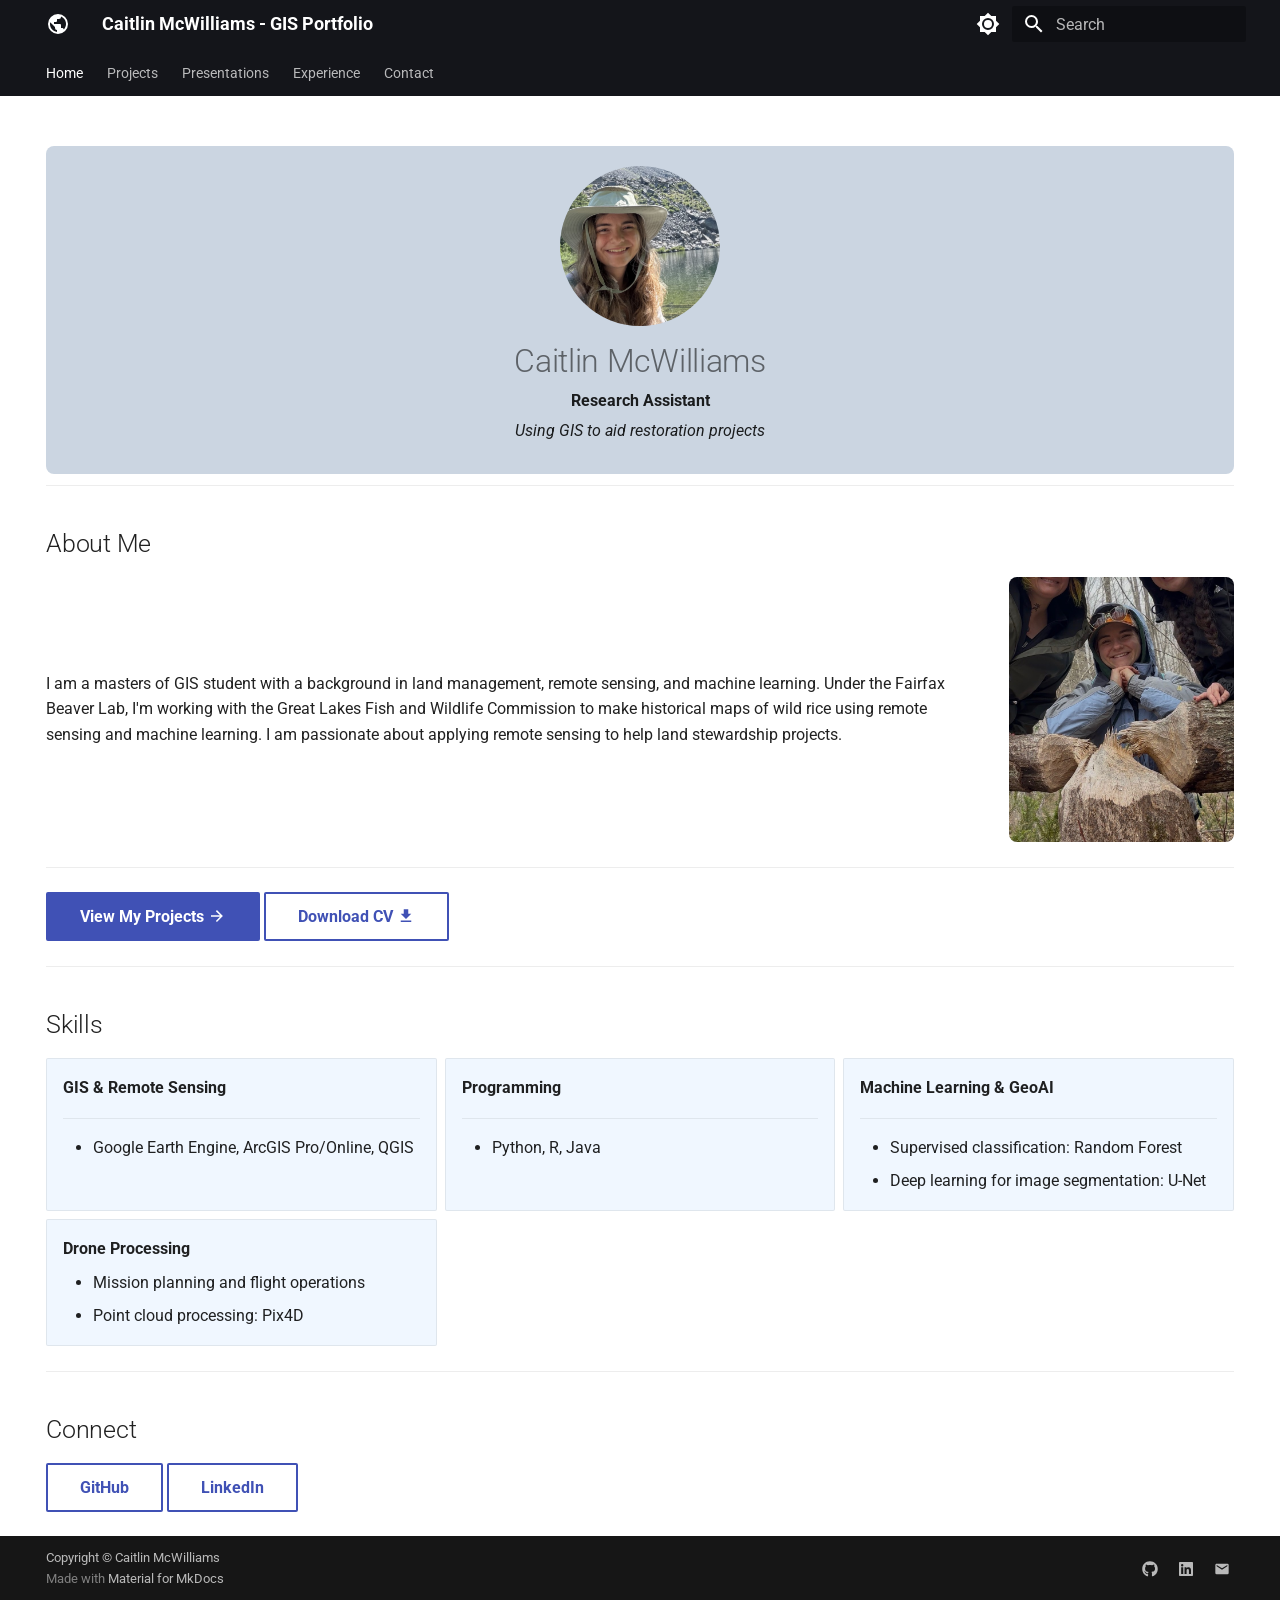
<file: index.html>
<!doctype html>
<html lang="en" class="no-js">
  <head>
    
      <meta charset="utf-8">
      <meta name="viewport" content="width=device-width,initial-scale=1">
      
        <meta name="description" content="Portfolio of Caitlin McWilliams — GIS, Remote Sensing, and Spatial Data Science">
      
      
        <meta name="author" content="Caitlin McWilliams">
      
      
        <link rel="canonical" href="https://lefsey.github.io/">
      
      
      
        <link rel="next" href="projects/">
      
      
        
      
      
      <link rel="icon" href="assets/images/favicon.png">
      <meta name="generator" content="mkdocs-1.6.1, mkdocs-material-9.8.1">
    
    
      
        <title>Caitlin McWilliams - GIS Portfolio</title>
      
    
    
      <link rel="stylesheet" href="assets/stylesheets/main.57a0d79d.min.css">
      
        
        <link rel="stylesheet" href="assets/stylesheets/palette.fb2fffe2.min.css">
      
      


    
    
      
    
    
      
        
        
        <link rel="preconnect" href="https://fonts.gstatic.com" crossorigin>
        <link rel="stylesheet" href="https://fonts.googleapis.com/css?family=Roboto:300,300i,400,400i,700,700i%7CRoboto+Mono:400,400i,700,700i&display=fallback">
        <style>:root{--md-text-font:"Roboto";--md-code-font:"Roboto Mono"}</style>
      
    
    
      <link rel="stylesheet" href="assets/css/extra.css">
    
    <script>__md_scope=new URL(".",location),__md_hash=e=>[...e].reduce(((e,_)=>(e<<5)-e+_.charCodeAt(0)),0),__md_get=(e,_=localStorage,t=__md_scope)=>JSON.parse(_.getItem(t.pathname+"."+e)),__md_set=(e,_,t=localStorage,a=__md_scope)=>{try{t.setItem(a.pathname+"."+e,JSON.stringify(_))}catch(e){}}</script>
    
      

    
    
  </head>
  
  
    
    
      
    
    
    
    
    <body dir="ltr" data-md-color-scheme="default" data-md-color-primary="black" data-md-color-accent="black">
  
    
    <input class="md-toggle" data-md-toggle="drawer" type="checkbox" id="__drawer" autocomplete="off">
    <input class="md-toggle" data-md-toggle="search" type="checkbox" id="__search" autocomplete="off">
    <label class="md-overlay" for="__drawer"></label>
    <div data-md-component="skip">
      
        
        <a href="#about-me" class="md-skip">
          Skip to content
        </a>
      
    </div>
    <div data-md-component="announce">
      
    </div>
    
    
      

<header class="md-header" data-md-component="header">
  <nav class="md-header__inner md-grid" aria-label="Header">
    <a href="." title="Caitlin McWilliams - GIS Portfolio" class="md-header__button md-logo" aria-label="Caitlin McWilliams - GIS Portfolio" data-md-component="logo">
      
  
  <svg xmlns="http://www.w3.org/2000/svg" viewBox="0 0 24 24"><path d="M17.9 17.39c-.26-.8-1.01-1.39-1.9-1.39h-1v-3a1 1 0 0 0-1-1H8v-2h2a1 1 0 0 0 1-1V7h2a2 2 0 0 0 2-2v-.41a7.984 7.984 0 0 1 2.9 12.8M11 19.93c-3.95-.49-7-3.85-7-7.93 0-.62.08-1.22.21-1.79L9 15v1a2 2 0 0 0 2 2m1-16A10 10 0 0 0 2 12a10 10 0 0 0 10 10 10 10 0 0 0 10-10A10 10 0 0 0 12 2"/></svg>

    </a>
    <label class="md-header__button md-icon" for="__drawer">
      
      <svg xmlns="http://www.w3.org/2000/svg" viewBox="0 0 24 24"><path d="M3 6h18v2H3zm0 5h18v2H3zm0 5h18v2H3z"/></svg>
    </label>
    <div class="md-header__title" data-md-component="header-title">
      <div class="md-header__ellipsis">
        <div class="md-header__topic">
          <span class="md-ellipsis">
            Caitlin McWilliams - GIS Portfolio
          </span>
        </div>
        <div class="md-header__topic" data-md-component="header-topic">
          <span class="md-ellipsis">
            
              Home
            
          </span>
        </div>
      </div>
    </div>
    
      
        <form class="md-header__option" data-md-component="palette">
  
    
    
    
    <input class="md-option" data-md-color-media="" data-md-color-scheme="default" data-md-color-primary="black" data-md-color-accent="black"  aria-label="Switch to dark mode"  type="radio" name="__palette" id="__palette_0">
    
      <label class="md-header__button md-icon" title="Switch to dark mode" for="__palette_1" hidden>
        <svg xmlns="http://www.w3.org/2000/svg" viewBox="0 0 24 24"><path d="M12 8a4 4 0 0 0-4 4 4 4 0 0 0 4 4 4 4 0 0 0 4-4 4 4 0 0 0-4-4m0 10a6 6 0 0 1-6-6 6 6 0 0 1 6-6 6 6 0 0 1 6 6 6 6 0 0 1-6 6m8-9.31V4h-4.69L12 .69 8.69 4H4v4.69L.69 12 4 15.31V20h4.69L12 23.31 15.31 20H20v-4.69L23.31 12z"/></svg>
      </label>
    
  
    
    
    
    <input class="md-option" data-md-color-media="" data-md-color-scheme="slate" data-md-color-primary="grey" data-md-color-accent="grey"  aria-label="Switch to light mode"  type="radio" name="__palette" id="__palette_1">
    
      <label class="md-header__button md-icon" title="Switch to light mode" for="__palette_0" hidden>
        <svg xmlns="http://www.w3.org/2000/svg" viewBox="0 0 24 24"><path d="M12 18c-.89 0-1.74-.2-2.5-.55C11.56 16.5 13 14.42 13 12s-1.44-4.5-3.5-5.45C10.26 6.2 11.11 6 12 6a6 6 0 0 1 6 6 6 6 0 0 1-6 6m8-9.31V4h-4.69L12 .69 8.69 4H4v4.69L.69 12 4 15.31V20h4.69L12 23.31 15.31 20H20v-4.69L23.31 12z"/></svg>
      </label>
    
  
</form>
      
    
    
      <script>var palette=__md_get("__palette");if(palette&&palette.color){if("(prefers-color-scheme)"===palette.color.media){var media=matchMedia("(prefers-color-scheme: light)"),input=document.querySelector(media.matches?"[data-md-color-media='(prefers-color-scheme: light)']":"[data-md-color-media='(prefers-color-scheme: dark)']");palette.color.media=input.getAttribute("data-md-color-media"),palette.color.scheme=input.getAttribute("data-md-color-scheme"),palette.color.primary=input.getAttribute("data-md-color-primary"),palette.color.accent=input.getAttribute("data-md-color-accent")}for(var[key,value]of Object.entries(palette.color))document.body.setAttribute("data-md-color-"+key,value)}</script>
    
    
    
      
      
        <label class="md-header__button md-icon" for="__search">
          
          <svg xmlns="http://www.w3.org/2000/svg" viewBox="0 0 24 24"><path d="M9.5 3A6.5 6.5 0 0 1 16 9.5c0 1.61-.59 3.09-1.56 4.23l.27.27h.79l5 5-1.5 1.5-5-5v-.79l-.27-.27A6.52 6.52 0 0 1 9.5 16 6.5 6.5 0 0 1 3 9.5 6.5 6.5 0 0 1 9.5 3m0 2C7 5 5 7 5 9.5S7 14 9.5 14 14 12 14 9.5 12 5 9.5 5"/></svg>
        </label>
        <div class="md-search" data-md-component="search" role="dialog">
  <label class="md-search__overlay" for="__search"></label>
  <div class="md-search__inner" role="search">
    <form class="md-search__form" name="search">
      <input type="text" class="md-search__input" name="query" aria-label="Search" placeholder="Search" autocapitalize="off" autocorrect="off" autocomplete="off" spellcheck="false" data-md-component="search-query" required>
      <label class="md-search__icon md-icon" for="__search">
        
        <svg xmlns="http://www.w3.org/2000/svg" viewBox="0 0 24 24"><path d="M9.5 3A6.5 6.5 0 0 1 16 9.5c0 1.61-.59 3.09-1.56 4.23l.27.27h.79l5 5-1.5 1.5-5-5v-.79l-.27-.27A6.52 6.52 0 0 1 9.5 16 6.5 6.5 0 0 1 3 9.5 6.5 6.5 0 0 1 9.5 3m0 2C7 5 5 7 5 9.5S7 14 9.5 14 14 12 14 9.5 12 5 9.5 5"/></svg>
        
        <svg xmlns="http://www.w3.org/2000/svg" viewBox="0 0 24 24"><path d="M20 11v2H8l5.5 5.5-1.42 1.42L4.16 12l7.92-7.92L13.5 5.5 8 11z"/></svg>
      </label>
      <nav class="md-search__options" aria-label="Search">
        
        <button type="reset" class="md-search__icon md-icon" title="Clear" aria-label="Clear" tabindex="-1">
          
          <svg xmlns="http://www.w3.org/2000/svg" viewBox="0 0 24 24"><path d="M19 6.41 17.59 5 12 10.59 6.41 5 5 6.41 10.59 12 5 17.59 6.41 19 12 13.41 17.59 19 19 17.59 13.41 12z"/></svg>
        </button>
      </nav>
      
    </form>
    <div class="md-search__output">
      <div class="md-search__scrollwrap" tabindex="0" data-md-scrollfix>
        <div class="md-search-result" data-md-component="search-result">
          <div class="md-search-result__meta">
            Initializing search
          </div>
          <ol class="md-search-result__list" role="presentation"></ol>
        </div>
      </div>
    </div>
  </div>
</div>
      
    
    
  </nav>
  
</header>
    
    <div class="md-container" data-md-component="container">
      
      
        
          
            
<nav class="md-tabs" aria-label="Tabs" data-md-component="tabs">
  <div class="md-grid">
    <ul class="md-tabs__list">
      
        
  
  
  
    
  
  
    <li class="md-tabs__item md-tabs__item--active">
      <a href="." class="md-tabs__link">
        
  
  
    
  
  Home

      </a>
    </li>
  

      
        
  
  
  
  
    <li class="md-tabs__item">
      <a href="projects/" class="md-tabs__link">
        
  
  
    
  
  Projects

      </a>
    </li>
  

      
        
  
  
  
  
    <li class="md-tabs__item">
      <a href="presentations/" class="md-tabs__link">
        
  
  
    
  
  Presentations

      </a>
    </li>
  

      
        
  
  
  
  
    <li class="md-tabs__item">
      <a href="experience/" class="md-tabs__link">
        
  
  
    
  
  Experience

      </a>
    </li>
  

      
        
  
  
  
  
    <li class="md-tabs__item">
      <a href="contact/" class="md-tabs__link">
        
  
  
    
  
  Contact

      </a>
    </li>
  

      
    </ul>
  </div>
</nav>
          
        
      
      <main class="md-main" data-md-component="main">
        <div class="md-main__inner md-grid">
          
            
              
                
              
              <div class="md-sidebar md-sidebar--primary" data-md-component="sidebar" data-md-type="navigation" hidden>
                <div class="md-sidebar__scrollwrap">
                  <div class="md-sidebar__inner">
                    


  


<nav class="md-nav md-nav--primary md-nav--lifted" aria-label="Navigation" data-md-level="0">
  <label class="md-nav__title" for="__drawer">
    <a href="." title="Caitlin McWilliams - GIS Portfolio" class="md-nav__button md-logo" aria-label="Caitlin McWilliams - GIS Portfolio" data-md-component="logo">
      
  
  <svg xmlns="http://www.w3.org/2000/svg" viewBox="0 0 24 24"><path d="M17.9 17.39c-.26-.8-1.01-1.39-1.9-1.39h-1v-3a1 1 0 0 0-1-1H8v-2h2a1 1 0 0 0 1-1V7h2a2 2 0 0 0 2-2v-.41a7.984 7.984 0 0 1 2.9 12.8M11 19.93c-3.95-.49-7-3.85-7-7.93 0-.62.08-1.22.21-1.79L9 15v1a2 2 0 0 0 2 2m1-16A10 10 0 0 0 2 12a10 10 0 0 0 10 10 10 10 0 0 0 10-10A10 10 0 0 0 12 2"/></svg>

    </a>
    Caitlin McWilliams - GIS Portfolio
  </label>
  
  <ul class="md-nav__list" data-md-scrollfix>
    
      
      
  
  
    
  
  
  
    <li class="md-nav__item md-nav__item--active">
      
      <input class="md-nav__toggle md-toggle" type="checkbox" id="__toc">
      
      
      
        <label class="md-nav__link md-nav__link--active" for="__toc">
          
  
  
  <span class="md-ellipsis">
    
  
    Home
  

    
  </span>
  
  

          <span class="md-nav__icon md-icon"></span>
        </label>
      
      <a href="." class="md-nav__link md-nav__link--active">
        
  
  
  <span class="md-ellipsis">
    
  
    Home
  

    
  </span>
  
  

      </a>
      
        

<nav class="md-nav md-nav--secondary" aria-label="Table of contents">
  
  
  
  
    <label class="md-nav__title" for="__toc">
      <span class="md-nav__icon md-icon"></span>
      Table of contents
    </label>
    <ul class="md-nav__list" data-md-component="toc" data-md-scrollfix>
      
        <li class="md-nav__item">
  <a href="#about-me" class="md-nav__link">
    <span class="md-ellipsis">
      
        About Me
      
    </span>
  </a>
  
</li>
      
        <li class="md-nav__item">
  <a href="#skills" class="md-nav__link">
    <span class="md-ellipsis">
      
        Skills
      
    </span>
  </a>
  
</li>
      
        <li class="md-nav__item">
  <a href="#connect" class="md-nav__link">
    <span class="md-ellipsis">
      
        Connect
      
    </span>
  </a>
  
</li>
      
    </ul>
  
</nav>
      
    </li>
  

    
      
      
  
  
  
  
    <li class="md-nav__item">
      <a href="projects/" class="md-nav__link">
        
  
  
  <span class="md-ellipsis">
    
  
    Projects
  

    
  </span>
  
  

      </a>
    </li>
  

    
      
      
  
  
  
  
    <li class="md-nav__item">
      <a href="presentations/" class="md-nav__link">
        
  
  
  <span class="md-ellipsis">
    
  
    Presentations
  

    
  </span>
  
  

      </a>
    </li>
  

    
      
      
  
  
  
  
    <li class="md-nav__item">
      <a href="experience/" class="md-nav__link">
        
  
  
  <span class="md-ellipsis">
    
  
    Experience
  

    
  </span>
  
  

      </a>
    </li>
  

    
      
      
  
  
  
  
    <li class="md-nav__item">
      <a href="contact/" class="md-nav__link">
        
  
  
  <span class="md-ellipsis">
    
  
    Contact
  

    
  </span>
  
  

      </a>
    </li>
  

    
  </ul>
</nav>
                  </div>
                </div>
              </div>
            
            
              
                
              
              <div class="md-sidebar md-sidebar--secondary" data-md-component="sidebar" data-md-type="toc" hidden>
                <div class="md-sidebar__scrollwrap">
                  <div class="md-sidebar__inner">
                    

<nav class="md-nav md-nav--secondary" aria-label="Table of contents">
  
  
  
  
    <label class="md-nav__title" for="__toc">
      <span class="md-nav__icon md-icon"></span>
      Table of contents
    </label>
    <ul class="md-nav__list" data-md-component="toc" data-md-scrollfix>
      
        <li class="md-nav__item">
  <a href="#about-me" class="md-nav__link">
    <span class="md-ellipsis">
      
        About Me
      
    </span>
  </a>
  
</li>
      
        <li class="md-nav__item">
  <a href="#skills" class="md-nav__link">
    <span class="md-ellipsis">
      
        Skills
      
    </span>
  </a>
  
</li>
      
        <li class="md-nav__item">
  <a href="#connect" class="md-nav__link">
    <span class="md-ellipsis">
      
        Connect
      
    </span>
  </a>
  
</li>
      
    </ul>
  
</nav>
                  </div>
                </div>
              </div>
            
          
          
            <div class="md-content" data-md-component="content">
              
              <article class="md-content__inner md-typeset">
                
                  
  




<div class="hero">
  <img src="assets/images/profile.png" alt="Caitlin McWilliams" class="profile-photo">
  <h1>Caitlin McWilliams</h1>
  <p><strong>Research Assistant</strong></p>
  <p><em>Using GIS to aid restoration projects</em></p>
</div>

<hr />
<h2 id="about-me">About Me</h2>
<div class="about-section">
<div class="about-text">
<p>I am a masters of GIS student with a background in land management, remote sensing, and machine learning.
Under the Fairfax Beaver Lab, I'm working with the Great Lakes Fish and Wildlife Commission to make historical maps of wild rice using remote sensing and machine learning. I am passionate about applying remote sensing to help land stewardship projects.</p>
</div>
<div class="about-image">
  <img src="assets/images/about.png" alt="About">
</div>
</div>
<hr />
<p><a class="md-button md-button--primary" href="projects/">View My Projects <span class="twemoji"><svg xmlns="http://www.w3.org/2000/svg" viewBox="0 0 24 24"><path d="M4 11v2h12l-5.5 5.5 1.42 1.42L19.84 12l-7.92-7.92L10.5 5.5 16 11z"/></svg></span></a>
<a class="md-button" href="assets/Caitlin-CV.pdf">Download CV <span class="twemoji"><svg xmlns="http://www.w3.org/2000/svg" viewBox="0 0 24 24"><path d="M5 20h14v-2H5m14-9h-4V3H9v6H5l7 7z"/></svg></span></a></p>
<hr />
<h2 id="skills">Skills</h2>
<div class="grid cards">
<ul>
<li>
<p><strong>GIS &amp; Remote Sensing</strong></p>
<hr />
<ul>
<li>Google Earth Engine, ArcGIS Pro/Online, QGIS</li>
</ul>
</li>
<li>
<p><strong>Programming</strong></p>
<hr />
<ul>
<li>Python, R, Java</li>
</ul>
</li>
<li>
<p><strong>Machine Learning &amp; GeoAI</strong></p>
<hr />
<ul>
<li>Supervised classification: Random Forest</li>
<li>Deep learning for image segmentation: U-Net</li>
</ul>
</li>
<li>
<p><strong>Drone Processing</strong></p>
<ul>
<li>Mission planning and flight operations</li>
<li>Point cloud processing: Pix4D</li>
</ul>
</li>
</ul>
</div>
<hr />
<h2 id="connect">Connect</h2>
<p><a class="md-button" href="https://github.com/;efsey">GitHub</a>
<a class="md-button" href="https://linkedin.com/in/caitlin-mcwilliams-5a1851229">LinkedIn</a></p>







  
  




  



                
              </article>
            </div>
          
          
<script>var target=document.getElementById(location.hash.slice(1));target&&target.name&&(target.checked=target.name.startsWith("__tabbed_"))</script>
        </div>
        
          <button type="button" class="md-top md-icon" data-md-component="top" hidden>
  
  <svg xmlns="http://www.w3.org/2000/svg" viewBox="0 0 24 24"><path d="M13 20h-2V8l-5.5 5.5-1.42-1.42L12 4.16l7.92 7.92-1.42 1.42L13 8z"/></svg>
  Back to top
</button>
        
      </main>
      
        <footer class="md-footer">
  
  <div class="md-footer-meta md-typeset">
    <div class="md-footer-meta__inner md-grid">
      <div class="md-copyright">
  
    <div class="md-copyright__highlight">
      Copyright &copy; Caitlin McWilliams
    </div>
  
  
    Made with
    <a href="https://squidfunk.github.io/mkdocs-material/" target="_blank" rel="noopener">
      Material for MkDocs
    </a>
  
</div>
      
        
<div class="md-social">
  
    
    
    
    
      
      
    
    <a href="https://github.com/lefsey" target="_blank" rel="noopener" title="github.com" class="md-social__link">
      <svg xmlns="http://www.w3.org/2000/svg" viewBox="0 0 512 512"><!--! Font Awesome Free 7.1.0 by @fontawesome - https://fontawesome.com License - https://fontawesome.com/license/free (Icons: CC BY 4.0, Fonts: SIL OFL 1.1, Code: MIT License) Copyright 2025 Fonticons, Inc.--><path d="M173.9 397.4c0 2-2.3 3.6-5.2 3.6-3.3.3-5.6-1.3-5.6-3.6 0-2 2.3-3.6 5.2-3.6 3-.3 5.6 1.3 5.6 3.6m-31.1-4.5c-.7 2 1.3 4.3 4.3 4.9 2.6 1 5.6 0 6.2-2s-1.3-4.3-4.3-5.2c-2.6-.7-5.5.3-6.2 2.3m44.2-1.7c-2.9.7-4.9 2.6-4.6 4.9.3 2 2.9 3.3 5.9 2.6 2.9-.7 4.9-2.6 4.6-4.6-.3-1.9-3-3.2-5.9-2.9M252.8 8C114.1 8 8 113.3 8 252c0 110.9 69.8 205.8 169.5 239.2 12.8 2.3 17.3-5.6 17.3-12.1 0-6.2-.3-40.4-.3-61.4 0 0-70 15-84.7-29.8 0 0-11.4-29.1-27.8-36.6 0 0-22.9-15.7 1.6-15.4 0 0 24.9 2 38.6 25.8 21.9 38.6 58.6 27.5 72.9 20.9 2.3-16 8.8-27.1 16-33.7-55.9-6.2-112.3-14.3-112.3-110.5 0-27.5 7.6-41.3 23.6-58.9-2.6-6.5-11.1-33.3 2.6-67.9 20.9-6.5 69 27 69 27 20-5.6 41.5-8.5 62.8-8.5s42.8 2.9 62.8 8.5c0 0 48.1-33.6 69-27 13.7 34.7 5.2 61.4 2.6 67.9 16 17.7 25.8 31.5 25.8 58.9 0 96.5-58.9 104.2-114.8 110.5 9.2 7.9 17 22.9 17 46.4 0 33.7-.3 75.4-.3 83.6 0 6.5 4.6 14.4 17.3 12.1C436.2 457.8 504 362.9 504 252 504 113.3 391.5 8 252.8 8M105.2 352.9c-1.3 1-1 3.3.7 5.2 1.6 1.6 3.9 2.3 5.2 1 1.3-1 1-3.3-.7-5.2-1.6-1.6-3.9-2.3-5.2-1m-10.8-8.1c-.7 1.3.3 2.9 2.3 3.9 1.6 1 3.6.7 4.3-.7.7-1.3-.3-2.9-2.3-3.9-2-.6-3.6-.3-4.3.7m32.4 35.6c-1.6 1.3-1 4.3 1.3 6.2 2.3 2.3 5.2 2.6 6.5 1 1.3-1.3.7-4.3-1.3-6.2-2.2-2.3-5.2-2.6-6.5-1m-11.4-14.7c-1.6 1-1.6 3.6 0 5.9s4.3 3.3 5.6 2.3c1.6-1.3 1.6-3.9 0-6.2-1.4-2.3-4-3.3-5.6-2"/></svg>
    </a>
  
    
    
    
    
      
      
    
    <a href="https://linkedin.com/in/caitlin-mcwilliams-5a1851229" target="_blank" rel="noopener" title="linkedin.com" class="md-social__link">
      <svg xmlns="http://www.w3.org/2000/svg" viewBox="0 0 448 512"><!--! Font Awesome Free 7.1.0 by @fontawesome - https://fontawesome.com License - https://fontawesome.com/license/free (Icons: CC BY 4.0, Fonts: SIL OFL 1.1, Code: MIT License) Copyright 2025 Fonticons, Inc.--><path d="M416 32H31.9C14.3 32 0 46.5 0 64.3v383.4C0 465.5 14.3 480 31.9 480H416c17.6 0 32-14.5 32-32.3V64.3c0-17.8-14.4-32.3-32-32.3M135.4 416H69V202.2h66.5V416zM102.2 96a38.5 38.5 0 1 1 0 77 38.5 38.5 0 1 1 0-77m282.1 320h-66.4V312c0-24.8-.5-56.7-34.5-56.7-34.6 0-39.9 27-39.9 54.9V416h-66.4V202.2h63.7v29.2h.9c8.9-16.8 30.6-34.5 62.9-34.5 67.2 0 79.7 44.3 79.7 101.9z"/></svg>
    </a>
  
    
    
    
    
    <a href="mailto:caitlin.b.mcwilliams@gmail.com" target="_blank" rel="noopener" title="" class="md-social__link">
      <svg xmlns="http://www.w3.org/2000/svg" viewBox="0 0 24 24"><path d="m20 8-8 5-8-5V6l8 5 8-5m0-2H4c-1.11 0-2 .89-2 2v12a2 2 0 0 0 2 2h16a2 2 0 0 0 2-2V6a2 2 0 0 0-2-2"/></svg>
    </a>
  
</div>
      
    </div>
  </div>
</footer>
      
    </div>
    <div class="md-dialog" data-md-component="dialog">
      <div class="md-dialog__inner md-typeset"></div>
    </div>
    
    
    
      
      
      <script id="__config" type="application/json">{"annotate": null, "base": ".", "features": ["navigation.tabs", "navigation.top", "content.code.copy"], "search": "assets/javascripts/workers/search.a7633da7.min.js", "tags": null, "translations": {"clipboard.copied": "Copied to clipboard", "clipboard.copy": "Copy to clipboard", "search.result.more.one": "1 more on this page", "search.result.more.other": "# more on this page", "search.result.none": "No matching documents", "search.result.one": "1 matching document", "search.result.other": "# matching documents", "search.result.placeholder": "Type to start searching", "search.result.term.missing": "Missing", "select.version": "Select version"}, "version": null}</script>
    
    
      <script src="assets/javascripts/bundle.a5f9d56c.min.js"></script>
      
    
  <script data-mkdocs-jupyter-mathjax="{&quot;url&quot;: &quot;https://cdn.jsdelivr.net/npm/mathjax@4.1.3/tex-mml-chtml.js&quot;, &quot;version&quot;: 4}">
/* Shared by full pages and Material's instant navigation. */
(() => {
  const config = JSON.parse(document.currentScript.dataset.mkdocsJupyterMathjax);
  if (window.mkdocsJupyterMathJax) return;

  let loading;
  let queue = Promise.resolve();
  let previous = [];

  const ready = async () => {
    if (!loading) {
      loading = (async () => {
        let math = window.MathJax;
        if (!math?.typesetPromise) {
          const url = new URL(config.url, document.baseURI).href;
          const existing = Array.from(document.scripts).find(script =>
            script.src && (script.src === url || script.id === 'MathJax-script' ||
              (/mathjax/i.test(script.src) &&
               /\/(?:MathJax|latest|(?:tex|mml)(?:-mml)?-(?:chtml|svg))\.js(?:[?#]|$)/i.test(script.src))));
          if (existing) {
            if (!math?.startup?.promise) {
              await new Promise((resolve, reject) => {
                existing.addEventListener('load', resolve, { once: true });
                existing.addEventListener('error', reject, { once: true });
              });
            }
          } else {
            // Keep site macros, delimiters and startup hooks when supplied.
            const options = math || {};
            window.MathJax = {
              ...options,
              loader: {
                ...options.loader,
                load: Array.from(new Set(['ui/safe', ...(options.loader?.load || [])]))
              },
              startup: { typeset: false, ...options.startup },
              tex: {
                tags: 'ams',
                useLabelIds: true,
                inlineMath: [['$', '$'], ['\\(', '\\)']],
                displayMath: [['$$', '$$'], ['\\[', '\\]']],
                processEscapes: true,
                processEnvironments: true,
                ...options.tex
              }
            };
            await new Promise((resolve, reject) => {
              const script = document.createElement('script');
              script.src = config.url;
              script.id = 'MathJax-script';
              script.async = true;
              script.onload = resolve;
              script.onerror = reject;
              document.head.appendChild(script);
            });
          }
        }
        math = window.MathJax;
        await math.startup.promise;
        return math;
      })();
    }
    const math = await loading;
    // A site owner can extend the v3 queue again on each navigation.
    await math.startup.promise;
    return math;
  };

  const unrendered = node => {
    if (node.matches('mjx-container')) return [];
    if (!node.querySelector('mjx-container')) return [node];
    // In v3, scanning generated assistive MathML again produces nested output.
    return Array.from(node.children).flatMap(unrendered);
  };

  const refresh = () => {
    // A separate chain also serializes v3, without changing v4's startup promise.
    queue = queue.then(async () => {
      const notebooks = Array.from(document.querySelectorAll('.jupyter-wrapper'));
      if (!notebooks.length && !previous.length) return;
      if (notebooks.length === previous.length &&
          notebooks.every((node, index) => node === previous[index])) return;
      const math = await ready();
      if (previous.length) {
        math.typesetClear(previous);
        math.texReset();
      }
      previous = notebooks.filter(node => node.isConnected);
      const pending = previous.flatMap(unrendered);
      if (pending.length) await math.typesetPromise(pending);
    }).catch(error => console.error('mkdocs-jupyter: MathJax rendering failed', error));
    return queue;
  };

  window.mkdocsJupyterMathJax = { refresh };
  const start = () => {
    if (typeof document$ !== 'undefined') document$.subscribe(refresh);
    else refresh();
  };
  // Theme bundles and user-provided MathJax scripts can follow notebook content.
  if (document.readyState === 'loading') {
    document.addEventListener('DOMContentLoaded', start, { once: true });
  } else start();
})();

</script>
</body>
</html>
</file>
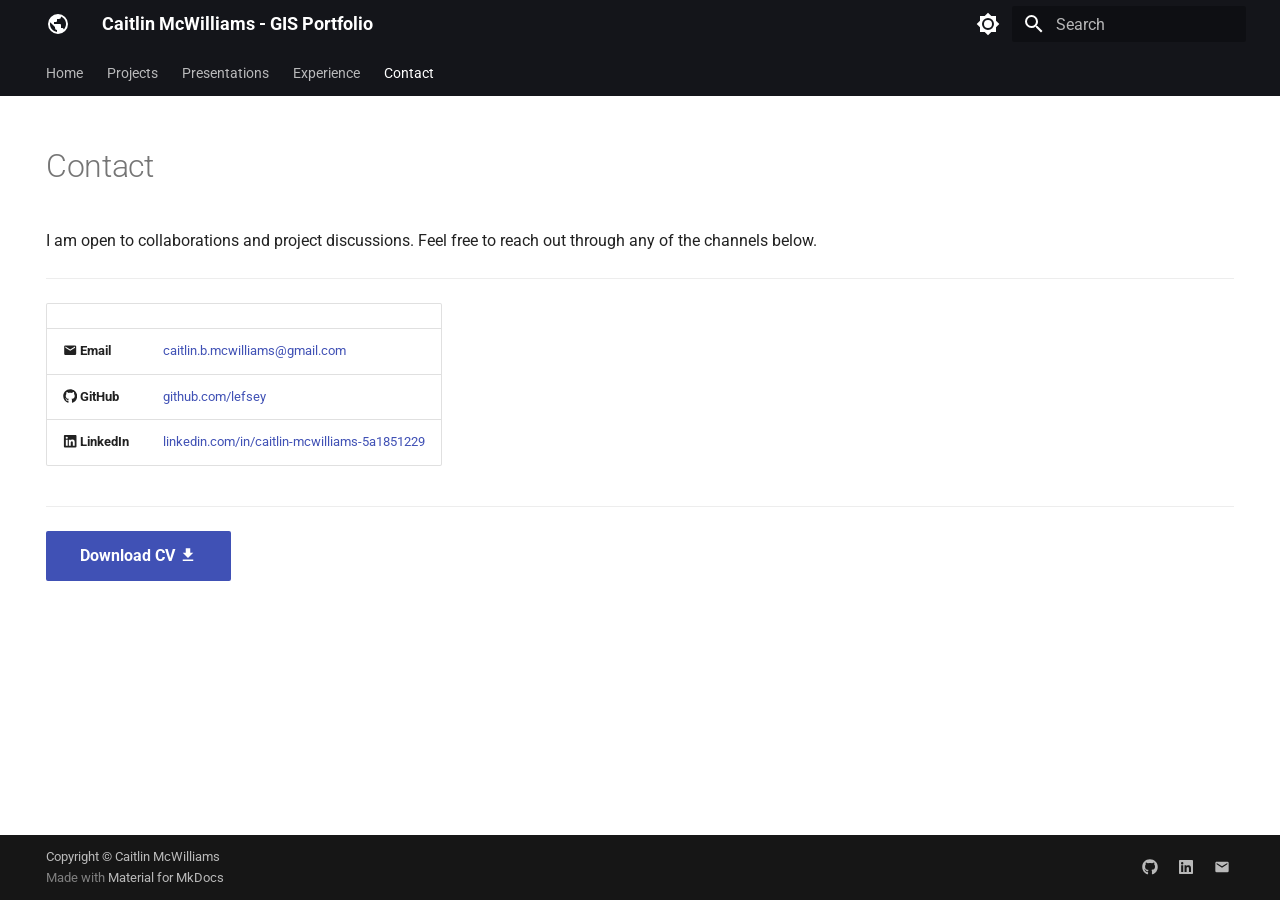
<file: contact/index.html>
<!doctype html>
<html lang="en" class="no-js">
  <head>
    
      <meta charset="utf-8">
      <meta name="viewport" content="width=device-width,initial-scale=1">
      
        <meta name="description" content="Portfolio of Caitlin McWilliams — GIS, Remote Sensing, and Spatial Data Science">
      
      
        <meta name="author" content="Caitlin McWilliams">
      
      
        <link rel="canonical" href="https://lefsey.github.io/contact/">
      
      
        <link rel="prev" href="../experience/">
      
      
      
        
      
      
      <link rel="icon" href="../assets/images/favicon.png">
      <meta name="generator" content="mkdocs-1.6.1, mkdocs-material-9.8.1">
    
    
      
        <title>Contact - Caitlin McWilliams - GIS Portfolio</title>
      
    
    
      <link rel="stylesheet" href="../assets/stylesheets/main.57a0d79d.min.css">
      
        
        <link rel="stylesheet" href="../assets/stylesheets/palette.fb2fffe2.min.css">
      
      


    
    
      
    
    
      
        
        
        <link rel="preconnect" href="https://fonts.gstatic.com" crossorigin>
        <link rel="stylesheet" href="https://fonts.googleapis.com/css?family=Roboto:300,300i,400,400i,700,700i%7CRoboto+Mono:400,400i,700,700i&display=fallback">
        <style>:root{--md-text-font:"Roboto";--md-code-font:"Roboto Mono"}</style>
      
    
    
      <link rel="stylesheet" href="../assets/css/extra.css">
    
    <script>__md_scope=new URL("..",location),__md_hash=e=>[...e].reduce(((e,_)=>(e<<5)-e+_.charCodeAt(0)),0),__md_get=(e,_=localStorage,t=__md_scope)=>JSON.parse(_.getItem(t.pathname+"."+e)),__md_set=(e,_,t=localStorage,a=__md_scope)=>{try{t.setItem(a.pathname+"."+e,JSON.stringify(_))}catch(e){}}</script>
    
      

    
    
  </head>
  
  
    
    
      
    
    
    
    
    <body dir="ltr" data-md-color-scheme="default" data-md-color-primary="black" data-md-color-accent="black">
  
    
    <input class="md-toggle" data-md-toggle="drawer" type="checkbox" id="__drawer" autocomplete="off">
    <input class="md-toggle" data-md-toggle="search" type="checkbox" id="__search" autocomplete="off">
    <label class="md-overlay" for="__drawer"></label>
    <div data-md-component="skip">
      
        
        <a href="#contact" class="md-skip">
          Skip to content
        </a>
      
    </div>
    <div data-md-component="announce">
      
    </div>
    
    
      

<header class="md-header" data-md-component="header">
  <nav class="md-header__inner md-grid" aria-label="Header">
    <a href=".." title="Caitlin McWilliams - GIS Portfolio" class="md-header__button md-logo" aria-label="Caitlin McWilliams - GIS Portfolio" data-md-component="logo">
      
  
  <svg xmlns="http://www.w3.org/2000/svg" viewBox="0 0 24 24"><path d="M17.9 17.39c-.26-.8-1.01-1.39-1.9-1.39h-1v-3a1 1 0 0 0-1-1H8v-2h2a1 1 0 0 0 1-1V7h2a2 2 0 0 0 2-2v-.41a7.984 7.984 0 0 1 2.9 12.8M11 19.93c-3.95-.49-7-3.85-7-7.93 0-.62.08-1.22.21-1.79L9 15v1a2 2 0 0 0 2 2m1-16A10 10 0 0 0 2 12a10 10 0 0 0 10 10 10 10 0 0 0 10-10A10 10 0 0 0 12 2"/></svg>

    </a>
    <label class="md-header__button md-icon" for="__drawer">
      
      <svg xmlns="http://www.w3.org/2000/svg" viewBox="0 0 24 24"><path d="M3 6h18v2H3zm0 5h18v2H3zm0 5h18v2H3z"/></svg>
    </label>
    <div class="md-header__title" data-md-component="header-title">
      <div class="md-header__ellipsis">
        <div class="md-header__topic">
          <span class="md-ellipsis">
            Caitlin McWilliams - GIS Portfolio
          </span>
        </div>
        <div class="md-header__topic" data-md-component="header-topic">
          <span class="md-ellipsis">
            
              Contact
            
          </span>
        </div>
      </div>
    </div>
    
      
        <form class="md-header__option" data-md-component="palette">
  
    
    
    
    <input class="md-option" data-md-color-media="" data-md-color-scheme="default" data-md-color-primary="black" data-md-color-accent="black"  aria-label="Switch to dark mode"  type="radio" name="__palette" id="__palette_0">
    
      <label class="md-header__button md-icon" title="Switch to dark mode" for="__palette_1" hidden>
        <svg xmlns="http://www.w3.org/2000/svg" viewBox="0 0 24 24"><path d="M12 8a4 4 0 0 0-4 4 4 4 0 0 0 4 4 4 4 0 0 0 4-4 4 4 0 0 0-4-4m0 10a6 6 0 0 1-6-6 6 6 0 0 1 6-6 6 6 0 0 1 6 6 6 6 0 0 1-6 6m8-9.31V4h-4.69L12 .69 8.69 4H4v4.69L.69 12 4 15.31V20h4.69L12 23.31 15.31 20H20v-4.69L23.31 12z"/></svg>
      </label>
    
  
    
    
    
    <input class="md-option" data-md-color-media="" data-md-color-scheme="slate" data-md-color-primary="grey" data-md-color-accent="grey"  aria-label="Switch to light mode"  type="radio" name="__palette" id="__palette_1">
    
      <label class="md-header__button md-icon" title="Switch to light mode" for="__palette_0" hidden>
        <svg xmlns="http://www.w3.org/2000/svg" viewBox="0 0 24 24"><path d="M12 18c-.89 0-1.74-.2-2.5-.55C11.56 16.5 13 14.42 13 12s-1.44-4.5-3.5-5.45C10.26 6.2 11.11 6 12 6a6 6 0 0 1 6 6 6 6 0 0 1-6 6m8-9.31V4h-4.69L12 .69 8.69 4H4v4.69L.69 12 4 15.31V20h4.69L12 23.31 15.31 20H20v-4.69L23.31 12z"/></svg>
      </label>
    
  
</form>
      
    
    
      <script>var palette=__md_get("__palette");if(palette&&palette.color){if("(prefers-color-scheme)"===palette.color.media){var media=matchMedia("(prefers-color-scheme: light)"),input=document.querySelector(media.matches?"[data-md-color-media='(prefers-color-scheme: light)']":"[data-md-color-media='(prefers-color-scheme: dark)']");palette.color.media=input.getAttribute("data-md-color-media"),palette.color.scheme=input.getAttribute("data-md-color-scheme"),palette.color.primary=input.getAttribute("data-md-color-primary"),palette.color.accent=input.getAttribute("data-md-color-accent")}for(var[key,value]of Object.entries(palette.color))document.body.setAttribute("data-md-color-"+key,value)}</script>
    
    
    
      
      
        <label class="md-header__button md-icon" for="__search">
          
          <svg xmlns="http://www.w3.org/2000/svg" viewBox="0 0 24 24"><path d="M9.5 3A6.5 6.5 0 0 1 16 9.5c0 1.61-.59 3.09-1.56 4.23l.27.27h.79l5 5-1.5 1.5-5-5v-.79l-.27-.27A6.52 6.52 0 0 1 9.5 16 6.5 6.5 0 0 1 3 9.5 6.5 6.5 0 0 1 9.5 3m0 2C7 5 5 7 5 9.5S7 14 9.5 14 14 12 14 9.5 12 5 9.5 5"/></svg>
        </label>
        <div class="md-search" data-md-component="search" role="dialog">
  <label class="md-search__overlay" for="__search"></label>
  <div class="md-search__inner" role="search">
    <form class="md-search__form" name="search">
      <input type="text" class="md-search__input" name="query" aria-label="Search" placeholder="Search" autocapitalize="off" autocorrect="off" autocomplete="off" spellcheck="false" data-md-component="search-query" required>
      <label class="md-search__icon md-icon" for="__search">
        
        <svg xmlns="http://www.w3.org/2000/svg" viewBox="0 0 24 24"><path d="M9.5 3A6.5 6.5 0 0 1 16 9.5c0 1.61-.59 3.09-1.56 4.23l.27.27h.79l5 5-1.5 1.5-5-5v-.79l-.27-.27A6.52 6.52 0 0 1 9.5 16 6.5 6.5 0 0 1 3 9.5 6.5 6.5 0 0 1 9.5 3m0 2C7 5 5 7 5 9.5S7 14 9.5 14 14 12 14 9.5 12 5 9.5 5"/></svg>
        
        <svg xmlns="http://www.w3.org/2000/svg" viewBox="0 0 24 24"><path d="M20 11v2H8l5.5 5.5-1.42 1.42L4.16 12l7.92-7.92L13.5 5.5 8 11z"/></svg>
      </label>
      <nav class="md-search__options" aria-label="Search">
        
        <button type="reset" class="md-search__icon md-icon" title="Clear" aria-label="Clear" tabindex="-1">
          
          <svg xmlns="http://www.w3.org/2000/svg" viewBox="0 0 24 24"><path d="M19 6.41 17.59 5 12 10.59 6.41 5 5 6.41 10.59 12 5 17.59 6.41 19 12 13.41 17.59 19 19 17.59 13.41 12z"/></svg>
        </button>
      </nav>
      
    </form>
    <div class="md-search__output">
      <div class="md-search__scrollwrap" tabindex="0" data-md-scrollfix>
        <div class="md-search-result" data-md-component="search-result">
          <div class="md-search-result__meta">
            Initializing search
          </div>
          <ol class="md-search-result__list" role="presentation"></ol>
        </div>
      </div>
    </div>
  </div>
</div>
      
    
    
  </nav>
  
</header>
    
    <div class="md-container" data-md-component="container">
      
      
        
          
            
<nav class="md-tabs" aria-label="Tabs" data-md-component="tabs">
  <div class="md-grid">
    <ul class="md-tabs__list">
      
        
  
  
  
  
    <li class="md-tabs__item">
      <a href=".." class="md-tabs__link">
        
  
  
    
  
  Home

      </a>
    </li>
  

      
        
  
  
  
  
    <li class="md-tabs__item">
      <a href="../projects/" class="md-tabs__link">
        
  
  
    
  
  Projects

      </a>
    </li>
  

      
        
  
  
  
  
    <li class="md-tabs__item">
      <a href="../presentations/" class="md-tabs__link">
        
  
  
    
  
  Presentations

      </a>
    </li>
  

      
        
  
  
  
  
    <li class="md-tabs__item">
      <a href="../experience/" class="md-tabs__link">
        
  
  
    
  
  Experience

      </a>
    </li>
  

      
        
  
  
  
    
  
  
    <li class="md-tabs__item md-tabs__item--active">
      <a href="./" class="md-tabs__link">
        
  
  
    
  
  Contact

      </a>
    </li>
  

      
    </ul>
  </div>
</nav>
          
        
      
      <main class="md-main" data-md-component="main">
        <div class="md-main__inner md-grid">
          
            
              
                
              
              <div class="md-sidebar md-sidebar--primary" data-md-component="sidebar" data-md-type="navigation" hidden>
                <div class="md-sidebar__scrollwrap">
                  <div class="md-sidebar__inner">
                    


  


<nav class="md-nav md-nav--primary md-nav--lifted" aria-label="Navigation" data-md-level="0">
  <label class="md-nav__title" for="__drawer">
    <a href=".." title="Caitlin McWilliams - GIS Portfolio" class="md-nav__button md-logo" aria-label="Caitlin McWilliams - GIS Portfolio" data-md-component="logo">
      
  
  <svg xmlns="http://www.w3.org/2000/svg" viewBox="0 0 24 24"><path d="M17.9 17.39c-.26-.8-1.01-1.39-1.9-1.39h-1v-3a1 1 0 0 0-1-1H8v-2h2a1 1 0 0 0 1-1V7h2a2 2 0 0 0 2-2v-.41a7.984 7.984 0 0 1 2.9 12.8M11 19.93c-3.95-.49-7-3.85-7-7.93 0-.62.08-1.22.21-1.79L9 15v1a2 2 0 0 0 2 2m1-16A10 10 0 0 0 2 12a10 10 0 0 0 10 10 10 10 0 0 0 10-10A10 10 0 0 0 12 2"/></svg>

    </a>
    Caitlin McWilliams - GIS Portfolio
  </label>
  
  <ul class="md-nav__list" data-md-scrollfix>
    
      
      
  
  
  
  
    <li class="md-nav__item">
      <a href=".." class="md-nav__link">
        
  
  
  <span class="md-ellipsis">
    
  
    Home
  

    
  </span>
  
  

      </a>
    </li>
  

    
      
      
  
  
  
  
    <li class="md-nav__item">
      <a href="../projects/" class="md-nav__link">
        
  
  
  <span class="md-ellipsis">
    
  
    Projects
  

    
  </span>
  
  

      </a>
    </li>
  

    
      
      
  
  
  
  
    <li class="md-nav__item">
      <a href="../presentations/" class="md-nav__link">
        
  
  
  <span class="md-ellipsis">
    
  
    Presentations
  

    
  </span>
  
  

      </a>
    </li>
  

    
      
      
  
  
  
  
    <li class="md-nav__item">
      <a href="../experience/" class="md-nav__link">
        
  
  
  <span class="md-ellipsis">
    
  
    Experience
  

    
  </span>
  
  

      </a>
    </li>
  

    
      
      
  
  
    
  
  
  
    <li class="md-nav__item md-nav__item--active">
      
      <input class="md-nav__toggle md-toggle" type="checkbox" id="__toc">
      
      
        
      
      
      <a href="./" class="md-nav__link md-nav__link--active">
        
  
  
  <span class="md-ellipsis">
    
  
    Contact
  

    
  </span>
  
  

      </a>
      
    </li>
  

    
  </ul>
</nav>
                  </div>
                </div>
              </div>
            
            
              
                
              
              <div class="md-sidebar md-sidebar--secondary" data-md-component="sidebar" data-md-type="toc" hidden>
                <div class="md-sidebar__scrollwrap">
                  <div class="md-sidebar__inner">
                    

<nav class="md-nav md-nav--secondary" aria-label="Table of contents">
  
  
  
    
  
  
</nav>
                  </div>
                </div>
              </div>
            
          
          
            <div class="md-content" data-md-component="content">
              
              <article class="md-content__inner md-typeset">
                
                  
  




<h1 id="contact">Contact</h1>
<p>I am open to collaborations and project discussions.
Feel free to reach out through any of the channels below.</p>
<hr />
<table>
<thead>
<tr>
<th></th>
<th></th>
</tr>
</thead>
<tbody>
<tr>
<td><span class="twemoji"><svg xmlns="http://www.w3.org/2000/svg" viewBox="0 0 24 24"><path d="m20 8-8 5-8-5V6l8 5 8-5m0-2H4c-1.11 0-2 .89-2 2v12a2 2 0 0 0 2 2h16a2 2 0 0 0 2-2V6a2 2 0 0 0-2-2"/></svg></span> <strong>Email</strong></td>
<td><a href="mailto:caitlin.b.mcwilliams@gmail.com">caitlin.b.mcwilliams@gmail.com</a></td>
</tr>
<tr>
<td><span class="twemoji"><svg xmlns="http://www.w3.org/2000/svg" viewBox="0 0 512 512"><!--! Font Awesome Free 7.1.0 by @fontawesome - https://fontawesome.com License - https://fontawesome.com/license/free (Icons: CC BY 4.0, Fonts: SIL OFL 1.1, Code: MIT License) Copyright 2025 Fonticons, Inc.--><path d="M173.9 397.4c0 2-2.3 3.6-5.2 3.6-3.3.3-5.6-1.3-5.6-3.6 0-2 2.3-3.6 5.2-3.6 3-.3 5.6 1.3 5.6 3.6m-31.1-4.5c-.7 2 1.3 4.3 4.3 4.9 2.6 1 5.6 0 6.2-2s-1.3-4.3-4.3-5.2c-2.6-.7-5.5.3-6.2 2.3m44.2-1.7c-2.9.7-4.9 2.6-4.6 4.9.3 2 2.9 3.3 5.9 2.6 2.9-.7 4.9-2.6 4.6-4.6-.3-1.9-3-3.2-5.9-2.9M252.8 8C114.1 8 8 113.3 8 252c0 110.9 69.8 205.8 169.5 239.2 12.8 2.3 17.3-5.6 17.3-12.1 0-6.2-.3-40.4-.3-61.4 0 0-70 15-84.7-29.8 0 0-11.4-29.1-27.8-36.6 0 0-22.9-15.7 1.6-15.4 0 0 24.9 2 38.6 25.8 21.9 38.6 58.6 27.5 72.9 20.9 2.3-16 8.8-27.1 16-33.7-55.9-6.2-112.3-14.3-112.3-110.5 0-27.5 7.6-41.3 23.6-58.9-2.6-6.5-11.1-33.3 2.6-67.9 20.9-6.5 69 27 69 27 20-5.6 41.5-8.5 62.8-8.5s42.8 2.9 62.8 8.5c0 0 48.1-33.6 69-27 13.7 34.7 5.2 61.4 2.6 67.9 16 17.7 25.8 31.5 25.8 58.9 0 96.5-58.9 104.2-114.8 110.5 9.2 7.9 17 22.9 17 46.4 0 33.7-.3 75.4-.3 83.6 0 6.5 4.6 14.4 17.3 12.1C436.2 457.8 504 362.9 504 252 504 113.3 391.5 8 252.8 8M105.2 352.9c-1.3 1-1 3.3.7 5.2 1.6 1.6 3.9 2.3 5.2 1 1.3-1 1-3.3-.7-5.2-1.6-1.6-3.9-2.3-5.2-1m-10.8-8.1c-.7 1.3.3 2.9 2.3 3.9 1.6 1 3.6.7 4.3-.7.7-1.3-.3-2.9-2.3-3.9-2-.6-3.6-.3-4.3.7m32.4 35.6c-1.6 1.3-1 4.3 1.3 6.2 2.3 2.3 5.2 2.6 6.5 1 1.3-1.3.7-4.3-1.3-6.2-2.2-2.3-5.2-2.6-6.5-1m-11.4-14.7c-1.6 1-1.6 3.6 0 5.9s4.3 3.3 5.6 2.3c1.6-1.3 1.6-3.9 0-6.2-1.4-2.3-4-3.3-5.6-2"/></svg></span> <strong>GitHub</strong></td>
<td><a href="https://github.com/lefsey]">github.com/lefsey</a></td>
</tr>
<tr>
<td><span class="twemoji"><svg xmlns="http://www.w3.org/2000/svg" viewBox="0 0 448 512"><!--! Font Awesome Free 7.1.0 by @fontawesome - https://fontawesome.com License - https://fontawesome.com/license/free (Icons: CC BY 4.0, Fonts: SIL OFL 1.1, Code: MIT License) Copyright 2025 Fonticons, Inc.--><path d="M416 32H31.9C14.3 32 0 46.5 0 64.3v383.4C0 465.5 14.3 480 31.9 480H416c17.6 0 32-14.5 32-32.3V64.3c0-17.8-14.4-32.3-32-32.3M135.4 416H69V202.2h66.5V416zM102.2 96a38.5 38.5 0 1 1 0 77 38.5 38.5 0 1 1 0-77m282.1 320h-66.4V312c0-24.8-.5-56.7-34.5-56.7-34.6 0-39.9 27-39.9 54.9V416h-66.4V202.2h63.7v29.2h.9c8.9-16.8 30.6-34.5 62.9-34.5 67.2 0 79.7 44.3 79.7 101.9z"/></svg></span> <strong>LinkedIn</strong></td>
<td><a href="https://linkedin.com/in/caitlin-mcwilliams-5a1851229">linkedin.com/in/caitlin-mcwilliams-5a1851229</a></td>
</tr>
</tbody>
</table>
<hr />
<p><a class="md-button md-button--primary" href="../assets/Caitlin-CV.pdf">Download CV <span class="twemoji"><svg xmlns="http://www.w3.org/2000/svg" viewBox="0 0 24 24"><path d="M5 20h14v-2H5m14-9h-4V3H9v6H5l7 7z"/></svg></span></a></p>







  
  




  



                
              </article>
            </div>
          
          
<script>var target=document.getElementById(location.hash.slice(1));target&&target.name&&(target.checked=target.name.startsWith("__tabbed_"))</script>
        </div>
        
          <button type="button" class="md-top md-icon" data-md-component="top" hidden>
  
  <svg xmlns="http://www.w3.org/2000/svg" viewBox="0 0 24 24"><path d="M13 20h-2V8l-5.5 5.5-1.42-1.42L12 4.16l7.92 7.92-1.42 1.42L13 8z"/></svg>
  Back to top
</button>
        
      </main>
      
        <footer class="md-footer">
  
  <div class="md-footer-meta md-typeset">
    <div class="md-footer-meta__inner md-grid">
      <div class="md-copyright">
  
    <div class="md-copyright__highlight">
      Copyright &copy; Caitlin McWilliams
    </div>
  
  
    Made with
    <a href="https://squidfunk.github.io/mkdocs-material/" target="_blank" rel="noopener">
      Material for MkDocs
    </a>
  
</div>
      
        
<div class="md-social">
  
    
    
    
    
      
      
    
    <a href="https://github.com/lefsey" target="_blank" rel="noopener" title="github.com" class="md-social__link">
      <svg xmlns="http://www.w3.org/2000/svg" viewBox="0 0 512 512"><!--! Font Awesome Free 7.1.0 by @fontawesome - https://fontawesome.com License - https://fontawesome.com/license/free (Icons: CC BY 4.0, Fonts: SIL OFL 1.1, Code: MIT License) Copyright 2025 Fonticons, Inc.--><path d="M173.9 397.4c0 2-2.3 3.6-5.2 3.6-3.3.3-5.6-1.3-5.6-3.6 0-2 2.3-3.6 5.2-3.6 3-.3 5.6 1.3 5.6 3.6m-31.1-4.5c-.7 2 1.3 4.3 4.3 4.9 2.6 1 5.6 0 6.2-2s-1.3-4.3-4.3-5.2c-2.6-.7-5.5.3-6.2 2.3m44.2-1.7c-2.9.7-4.9 2.6-4.6 4.9.3 2 2.9 3.3 5.9 2.6 2.9-.7 4.9-2.6 4.6-4.6-.3-1.9-3-3.2-5.9-2.9M252.8 8C114.1 8 8 113.3 8 252c0 110.9 69.8 205.8 169.5 239.2 12.8 2.3 17.3-5.6 17.3-12.1 0-6.2-.3-40.4-.3-61.4 0 0-70 15-84.7-29.8 0 0-11.4-29.1-27.8-36.6 0 0-22.9-15.7 1.6-15.4 0 0 24.9 2 38.6 25.8 21.9 38.6 58.6 27.5 72.9 20.9 2.3-16 8.8-27.1 16-33.7-55.9-6.2-112.3-14.3-112.3-110.5 0-27.5 7.6-41.3 23.6-58.9-2.6-6.5-11.1-33.3 2.6-67.9 20.9-6.5 69 27 69 27 20-5.6 41.5-8.5 62.8-8.5s42.8 2.9 62.8 8.5c0 0 48.1-33.6 69-27 13.7 34.7 5.2 61.4 2.6 67.9 16 17.7 25.8 31.5 25.8 58.9 0 96.5-58.9 104.2-114.8 110.5 9.2 7.9 17 22.9 17 46.4 0 33.7-.3 75.4-.3 83.6 0 6.5 4.6 14.4 17.3 12.1C436.2 457.8 504 362.9 504 252 504 113.3 391.5 8 252.8 8M105.2 352.9c-1.3 1-1 3.3.7 5.2 1.6 1.6 3.9 2.3 5.2 1 1.3-1 1-3.3-.7-5.2-1.6-1.6-3.9-2.3-5.2-1m-10.8-8.1c-.7 1.3.3 2.9 2.3 3.9 1.6 1 3.6.7 4.3-.7.7-1.3-.3-2.9-2.3-3.9-2-.6-3.6-.3-4.3.7m32.4 35.6c-1.6 1.3-1 4.3 1.3 6.2 2.3 2.3 5.2 2.6 6.5 1 1.3-1.3.7-4.3-1.3-6.2-2.2-2.3-5.2-2.6-6.5-1m-11.4-14.7c-1.6 1-1.6 3.6 0 5.9s4.3 3.3 5.6 2.3c1.6-1.3 1.6-3.9 0-6.2-1.4-2.3-4-3.3-5.6-2"/></svg>
    </a>
  
    
    
    
    
      
      
    
    <a href="https://linkedin.com/in/caitlin-mcwilliams-5a1851229" target="_blank" rel="noopener" title="linkedin.com" class="md-social__link">
      <svg xmlns="http://www.w3.org/2000/svg" viewBox="0 0 448 512"><!--! Font Awesome Free 7.1.0 by @fontawesome - https://fontawesome.com License - https://fontawesome.com/license/free (Icons: CC BY 4.0, Fonts: SIL OFL 1.1, Code: MIT License) Copyright 2025 Fonticons, Inc.--><path d="M416 32H31.9C14.3 32 0 46.5 0 64.3v383.4C0 465.5 14.3 480 31.9 480H416c17.6 0 32-14.5 32-32.3V64.3c0-17.8-14.4-32.3-32-32.3M135.4 416H69V202.2h66.5V416zM102.2 96a38.5 38.5 0 1 1 0 77 38.5 38.5 0 1 1 0-77m282.1 320h-66.4V312c0-24.8-.5-56.7-34.5-56.7-34.6 0-39.9 27-39.9 54.9V416h-66.4V202.2h63.7v29.2h.9c8.9-16.8 30.6-34.5 62.9-34.5 67.2 0 79.7 44.3 79.7 101.9z"/></svg>
    </a>
  
    
    
    
    
    <a href="mailto:caitlin.b.mcwilliams@gmail.com" target="_blank" rel="noopener" title="" class="md-social__link">
      <svg xmlns="http://www.w3.org/2000/svg" viewBox="0 0 24 24"><path d="m20 8-8 5-8-5V6l8 5 8-5m0-2H4c-1.11 0-2 .89-2 2v12a2 2 0 0 0 2 2h16a2 2 0 0 0 2-2V6a2 2 0 0 0-2-2"/></svg>
    </a>
  
</div>
      
    </div>
  </div>
</footer>
      
    </div>
    <div class="md-dialog" data-md-component="dialog">
      <div class="md-dialog__inner md-typeset"></div>
    </div>
    
    
    
      
      
      <script id="__config" type="application/json">{"annotate": null, "base": "..", "features": ["navigation.tabs", "navigation.top", "content.code.copy"], "search": "../assets/javascripts/workers/search.a7633da7.min.js", "tags": null, "translations": {"clipboard.copied": "Copied to clipboard", "clipboard.copy": "Copy to clipboard", "search.result.more.one": "1 more on this page", "search.result.more.other": "# more on this page", "search.result.none": "No matching documents", "search.result.one": "1 matching document", "search.result.other": "# matching documents", "search.result.placeholder": "Type to start searching", "search.result.term.missing": "Missing", "select.version": "Select version"}, "version": null}</script>
    
    
      <script src="../assets/javascripts/bundle.a5f9d56c.min.js"></script>
      
    
  <script data-mkdocs-jupyter-mathjax="{&quot;url&quot;: &quot;https://cdn.jsdelivr.net/npm/mathjax@4.1.3/tex-mml-chtml.js&quot;, &quot;version&quot;: 4}">
/* Shared by full pages and Material's instant navigation. */
(() => {
  const config = JSON.parse(document.currentScript.dataset.mkdocsJupyterMathjax);
  if (window.mkdocsJupyterMathJax) return;

  let loading;
  let queue = Promise.resolve();
  let previous = [];

  const ready = async () => {
    if (!loading) {
      loading = (async () => {
        let math = window.MathJax;
        if (!math?.typesetPromise) {
          const url = new URL(config.url, document.baseURI).href;
          const existing = Array.from(document.scripts).find(script =>
            script.src && (script.src === url || script.id === 'MathJax-script' ||
              (/mathjax/i.test(script.src) &&
               /\/(?:MathJax|latest|(?:tex|mml)(?:-mml)?-(?:chtml|svg))\.js(?:[?#]|$)/i.test(script.src))));
          if (existing) {
            if (!math?.startup?.promise) {
              await new Promise((resolve, reject) => {
                existing.addEventListener('load', resolve, { once: true });
                existing.addEventListener('error', reject, { once: true });
              });
            }
          } else {
            // Keep site macros, delimiters and startup hooks when supplied.
            const options = math || {};
            window.MathJax = {
              ...options,
              loader: {
                ...options.loader,
                load: Array.from(new Set(['ui/safe', ...(options.loader?.load || [])]))
              },
              startup: { typeset: false, ...options.startup },
              tex: {
                tags: 'ams',
                useLabelIds: true,
                inlineMath: [['$', '$'], ['\\(', '\\)']],
                displayMath: [['$$', '$$'], ['\\[', '\\]']],
                processEscapes: true,
                processEnvironments: true,
                ...options.tex
              }
            };
            await new Promise((resolve, reject) => {
              const script = document.createElement('script');
              script.src = config.url;
              script.id = 'MathJax-script';
              script.async = true;
              script.onload = resolve;
              script.onerror = reject;
              document.head.appendChild(script);
            });
          }
        }
        math = window.MathJax;
        await math.startup.promise;
        return math;
      })();
    }
    const math = await loading;
    // A site owner can extend the v3 queue again on each navigation.
    await math.startup.promise;
    return math;
  };

  const unrendered = node => {
    if (node.matches('mjx-container')) return [];
    if (!node.querySelector('mjx-container')) return [node];
    // In v3, scanning generated assistive MathML again produces nested output.
    return Array.from(node.children).flatMap(unrendered);
  };

  const refresh = () => {
    // A separate chain also serializes v3, without changing v4's startup promise.
    queue = queue.then(async () => {
      const notebooks = Array.from(document.querySelectorAll('.jupyter-wrapper'));
      if (!notebooks.length && !previous.length) return;
      if (notebooks.length === previous.length &&
          notebooks.every((node, index) => node === previous[index])) return;
      const math = await ready();
      if (previous.length) {
        math.typesetClear(previous);
        math.texReset();
      }
      previous = notebooks.filter(node => node.isConnected);
      const pending = previous.flatMap(unrendered);
      if (pending.length) await math.typesetPromise(pending);
    }).catch(error => console.error('mkdocs-jupyter: MathJax rendering failed', error));
    return queue;
  };

  window.mkdocsJupyterMathJax = { refresh };
  const start = () => {
    if (typeof document$ !== 'undefined') document$.subscribe(refresh);
    else refresh();
  };
  // Theme bundles and user-provided MathJax scripts can follow notebook content.
  if (document.readyState === 'loading') {
    document.addEventListener('DOMContentLoaded', start, { once: true });
  } else start();
})();

</script>
</body>
</html>
</file>
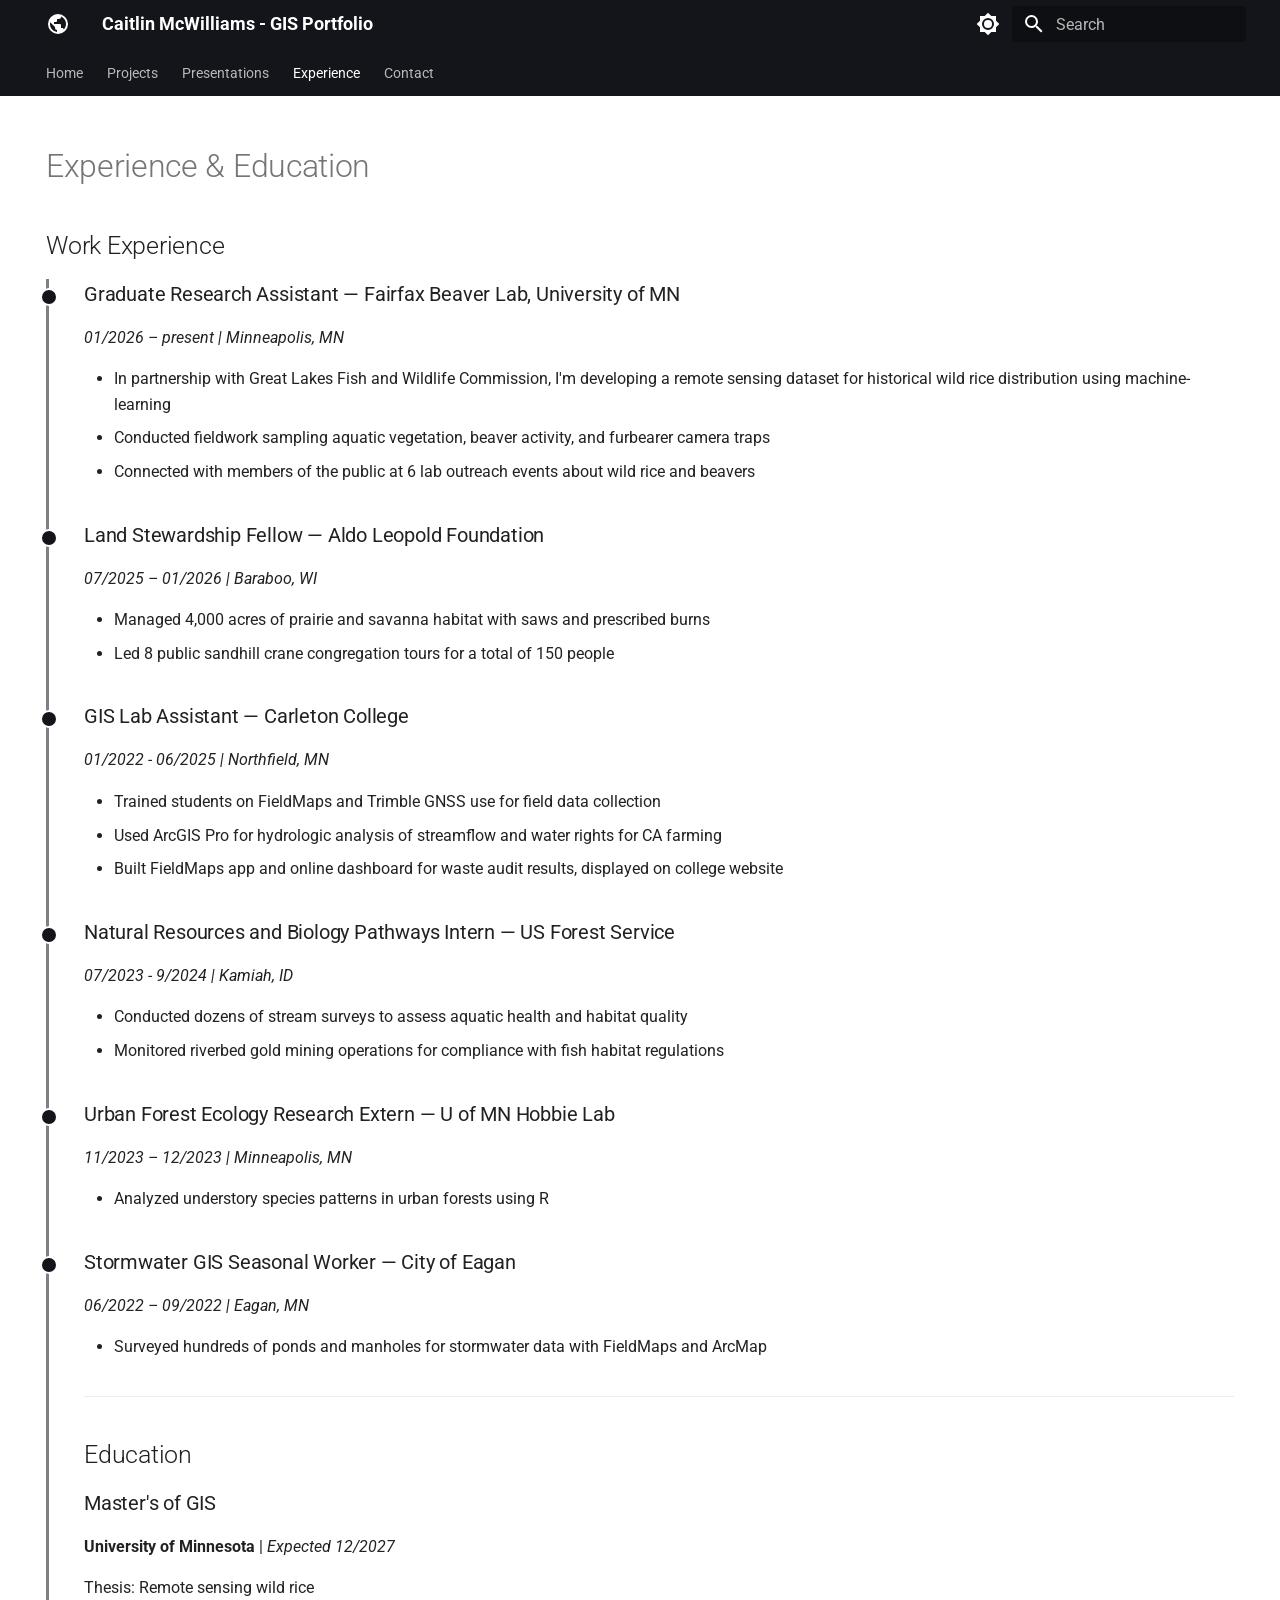
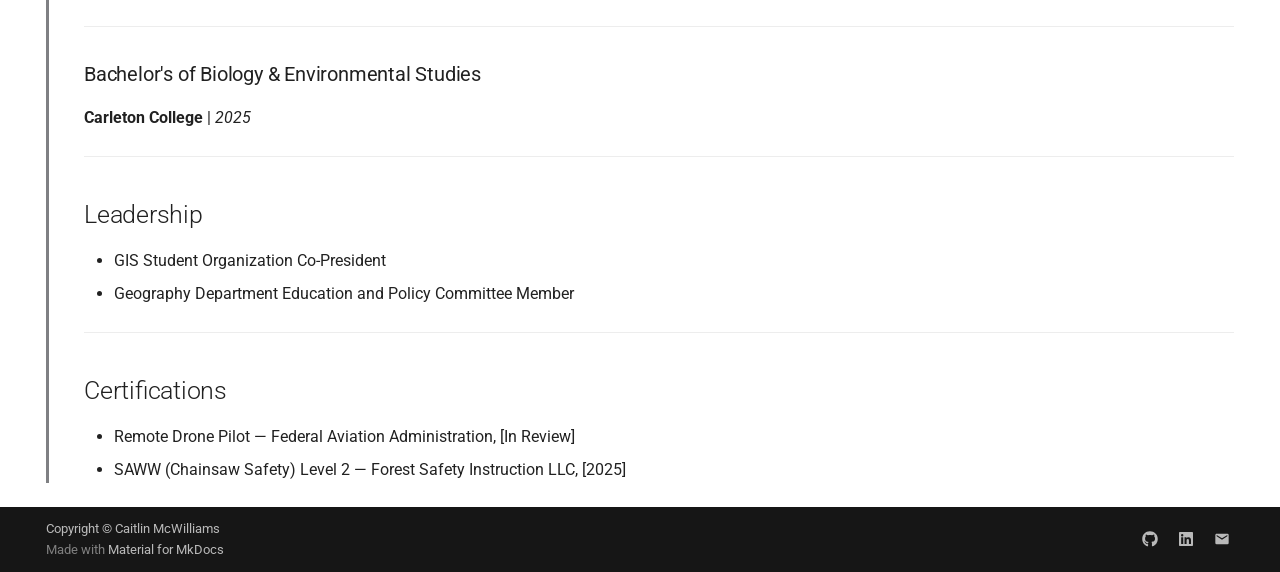
<file: experience/index.html>
<!doctype html>
<html lang="en" class="no-js">
  <head>
    
      <meta charset="utf-8">
      <meta name="viewport" content="width=device-width,initial-scale=1">
      
        <meta name="description" content="Portfolio of Caitlin McWilliams — GIS, Remote Sensing, and Spatial Data Science">
      
      
        <meta name="author" content="Caitlin McWilliams">
      
      
        <link rel="canonical" href="https://lefsey.github.io/experience/">
      
      
        <link rel="prev" href="../presentations/">
      
      
        <link rel="next" href="../contact/">
      
      
        
      
      
      <link rel="icon" href="../assets/images/favicon.png">
      <meta name="generator" content="mkdocs-1.6.1, mkdocs-material-9.8.1">
    
    
      
        <title>Experience - Caitlin McWilliams - GIS Portfolio</title>
      
    
    
      <link rel="stylesheet" href="../assets/stylesheets/main.57a0d79d.min.css">
      
        
        <link rel="stylesheet" href="../assets/stylesheets/palette.fb2fffe2.min.css">
      
      


    
    
      
    
    
      
        
        
        <link rel="preconnect" href="https://fonts.gstatic.com" crossorigin>
        <link rel="stylesheet" href="https://fonts.googleapis.com/css?family=Roboto:300,300i,400,400i,700,700i%7CRoboto+Mono:400,400i,700,700i&display=fallback">
        <style>:root{--md-text-font:"Roboto";--md-code-font:"Roboto Mono"}</style>
      
    
    
      <link rel="stylesheet" href="../assets/css/extra.css">
    
    <script>__md_scope=new URL("..",location),__md_hash=e=>[...e].reduce(((e,_)=>(e<<5)-e+_.charCodeAt(0)),0),__md_get=(e,_=localStorage,t=__md_scope)=>JSON.parse(_.getItem(t.pathname+"."+e)),__md_set=(e,_,t=localStorage,a=__md_scope)=>{try{t.setItem(a.pathname+"."+e,JSON.stringify(_))}catch(e){}}</script>
    
      

    
    
  </head>
  
  
    
    
      
    
    
    
    
    <body dir="ltr" data-md-color-scheme="default" data-md-color-primary="black" data-md-color-accent="black">
  
    
    <input class="md-toggle" data-md-toggle="drawer" type="checkbox" id="__drawer" autocomplete="off">
    <input class="md-toggle" data-md-toggle="search" type="checkbox" id="__search" autocomplete="off">
    <label class="md-overlay" for="__drawer"></label>
    <div data-md-component="skip">
      
        
        <a href="#experience-education" class="md-skip">
          Skip to content
        </a>
      
    </div>
    <div data-md-component="announce">
      
    </div>
    
    
      

<header class="md-header" data-md-component="header">
  <nav class="md-header__inner md-grid" aria-label="Header">
    <a href=".." title="Caitlin McWilliams - GIS Portfolio" class="md-header__button md-logo" aria-label="Caitlin McWilliams - GIS Portfolio" data-md-component="logo">
      
  
  <svg xmlns="http://www.w3.org/2000/svg" viewBox="0 0 24 24"><path d="M17.9 17.39c-.26-.8-1.01-1.39-1.9-1.39h-1v-3a1 1 0 0 0-1-1H8v-2h2a1 1 0 0 0 1-1V7h2a2 2 0 0 0 2-2v-.41a7.984 7.984 0 0 1 2.9 12.8M11 19.93c-3.95-.49-7-3.85-7-7.93 0-.62.08-1.22.21-1.79L9 15v1a2 2 0 0 0 2 2m1-16A10 10 0 0 0 2 12a10 10 0 0 0 10 10 10 10 0 0 0 10-10A10 10 0 0 0 12 2"/></svg>

    </a>
    <label class="md-header__button md-icon" for="__drawer">
      
      <svg xmlns="http://www.w3.org/2000/svg" viewBox="0 0 24 24"><path d="M3 6h18v2H3zm0 5h18v2H3zm0 5h18v2H3z"/></svg>
    </label>
    <div class="md-header__title" data-md-component="header-title">
      <div class="md-header__ellipsis">
        <div class="md-header__topic">
          <span class="md-ellipsis">
            Caitlin McWilliams - GIS Portfolio
          </span>
        </div>
        <div class="md-header__topic" data-md-component="header-topic">
          <span class="md-ellipsis">
            
              Experience
            
          </span>
        </div>
      </div>
    </div>
    
      
        <form class="md-header__option" data-md-component="palette">
  
    
    
    
    <input class="md-option" data-md-color-media="" data-md-color-scheme="default" data-md-color-primary="black" data-md-color-accent="black"  aria-label="Switch to dark mode"  type="radio" name="__palette" id="__palette_0">
    
      <label class="md-header__button md-icon" title="Switch to dark mode" for="__palette_1" hidden>
        <svg xmlns="http://www.w3.org/2000/svg" viewBox="0 0 24 24"><path d="M12 8a4 4 0 0 0-4 4 4 4 0 0 0 4 4 4 4 0 0 0 4-4 4 4 0 0 0-4-4m0 10a6 6 0 0 1-6-6 6 6 0 0 1 6-6 6 6 0 0 1 6 6 6 6 0 0 1-6 6m8-9.31V4h-4.69L12 .69 8.69 4H4v4.69L.69 12 4 15.31V20h4.69L12 23.31 15.31 20H20v-4.69L23.31 12z"/></svg>
      </label>
    
  
    
    
    
    <input class="md-option" data-md-color-media="" data-md-color-scheme="slate" data-md-color-primary="grey" data-md-color-accent="grey"  aria-label="Switch to light mode"  type="radio" name="__palette" id="__palette_1">
    
      <label class="md-header__button md-icon" title="Switch to light mode" for="__palette_0" hidden>
        <svg xmlns="http://www.w3.org/2000/svg" viewBox="0 0 24 24"><path d="M12 18c-.89 0-1.74-.2-2.5-.55C11.56 16.5 13 14.42 13 12s-1.44-4.5-3.5-5.45C10.26 6.2 11.11 6 12 6a6 6 0 0 1 6 6 6 6 0 0 1-6 6m8-9.31V4h-4.69L12 .69 8.69 4H4v4.69L.69 12 4 15.31V20h4.69L12 23.31 15.31 20H20v-4.69L23.31 12z"/></svg>
      </label>
    
  
</form>
      
    
    
      <script>var palette=__md_get("__palette");if(palette&&palette.color){if("(prefers-color-scheme)"===palette.color.media){var media=matchMedia("(prefers-color-scheme: light)"),input=document.querySelector(media.matches?"[data-md-color-media='(prefers-color-scheme: light)']":"[data-md-color-media='(prefers-color-scheme: dark)']");palette.color.media=input.getAttribute("data-md-color-media"),palette.color.scheme=input.getAttribute("data-md-color-scheme"),palette.color.primary=input.getAttribute("data-md-color-primary"),palette.color.accent=input.getAttribute("data-md-color-accent")}for(var[key,value]of Object.entries(palette.color))document.body.setAttribute("data-md-color-"+key,value)}</script>
    
    
    
      
      
        <label class="md-header__button md-icon" for="__search">
          
          <svg xmlns="http://www.w3.org/2000/svg" viewBox="0 0 24 24"><path d="M9.5 3A6.5 6.5 0 0 1 16 9.5c0 1.61-.59 3.09-1.56 4.23l.27.27h.79l5 5-1.5 1.5-5-5v-.79l-.27-.27A6.52 6.52 0 0 1 9.5 16 6.5 6.5 0 0 1 3 9.5 6.5 6.5 0 0 1 9.5 3m0 2C7 5 5 7 5 9.5S7 14 9.5 14 14 12 14 9.5 12 5 9.5 5"/></svg>
        </label>
        <div class="md-search" data-md-component="search" role="dialog">
  <label class="md-search__overlay" for="__search"></label>
  <div class="md-search__inner" role="search">
    <form class="md-search__form" name="search">
      <input type="text" class="md-search__input" name="query" aria-label="Search" placeholder="Search" autocapitalize="off" autocorrect="off" autocomplete="off" spellcheck="false" data-md-component="search-query" required>
      <label class="md-search__icon md-icon" for="__search">
        
        <svg xmlns="http://www.w3.org/2000/svg" viewBox="0 0 24 24"><path d="M9.5 3A6.5 6.5 0 0 1 16 9.5c0 1.61-.59 3.09-1.56 4.23l.27.27h.79l5 5-1.5 1.5-5-5v-.79l-.27-.27A6.52 6.52 0 0 1 9.5 16 6.5 6.5 0 0 1 3 9.5 6.5 6.5 0 0 1 9.5 3m0 2C7 5 5 7 5 9.5S7 14 9.5 14 14 12 14 9.5 12 5 9.5 5"/></svg>
        
        <svg xmlns="http://www.w3.org/2000/svg" viewBox="0 0 24 24"><path d="M20 11v2H8l5.5 5.5-1.42 1.42L4.16 12l7.92-7.92L13.5 5.5 8 11z"/></svg>
      </label>
      <nav class="md-search__options" aria-label="Search">
        
        <button type="reset" class="md-search__icon md-icon" title="Clear" aria-label="Clear" tabindex="-1">
          
          <svg xmlns="http://www.w3.org/2000/svg" viewBox="0 0 24 24"><path d="M19 6.41 17.59 5 12 10.59 6.41 5 5 6.41 10.59 12 5 17.59 6.41 19 12 13.41 17.59 19 19 17.59 13.41 12z"/></svg>
        </button>
      </nav>
      
    </form>
    <div class="md-search__output">
      <div class="md-search__scrollwrap" tabindex="0" data-md-scrollfix>
        <div class="md-search-result" data-md-component="search-result">
          <div class="md-search-result__meta">
            Initializing search
          </div>
          <ol class="md-search-result__list" role="presentation"></ol>
        </div>
      </div>
    </div>
  </div>
</div>
      
    
    
  </nav>
  
</header>
    
    <div class="md-container" data-md-component="container">
      
      
        
          
            
<nav class="md-tabs" aria-label="Tabs" data-md-component="tabs">
  <div class="md-grid">
    <ul class="md-tabs__list">
      
        
  
  
  
  
    <li class="md-tabs__item">
      <a href=".." class="md-tabs__link">
        
  
  
    
  
  Home

      </a>
    </li>
  

      
        
  
  
  
  
    <li class="md-tabs__item">
      <a href="../projects/" class="md-tabs__link">
        
  
  
    
  
  Projects

      </a>
    </li>
  

      
        
  
  
  
  
    <li class="md-tabs__item">
      <a href="../presentations/" class="md-tabs__link">
        
  
  
    
  
  Presentations

      </a>
    </li>
  

      
        
  
  
  
    
  
  
    <li class="md-tabs__item md-tabs__item--active">
      <a href="./" class="md-tabs__link">
        
  
  
    
  
  Experience

      </a>
    </li>
  

      
        
  
  
  
  
    <li class="md-tabs__item">
      <a href="../contact/" class="md-tabs__link">
        
  
  
    
  
  Contact

      </a>
    </li>
  

      
    </ul>
  </div>
</nav>
          
        
      
      <main class="md-main" data-md-component="main">
        <div class="md-main__inner md-grid">
          
            
              
                
              
              <div class="md-sidebar md-sidebar--primary" data-md-component="sidebar" data-md-type="navigation" hidden>
                <div class="md-sidebar__scrollwrap">
                  <div class="md-sidebar__inner">
                    


  


<nav class="md-nav md-nav--primary md-nav--lifted" aria-label="Navigation" data-md-level="0">
  <label class="md-nav__title" for="__drawer">
    <a href=".." title="Caitlin McWilliams - GIS Portfolio" class="md-nav__button md-logo" aria-label="Caitlin McWilliams - GIS Portfolio" data-md-component="logo">
      
  
  <svg xmlns="http://www.w3.org/2000/svg" viewBox="0 0 24 24"><path d="M17.9 17.39c-.26-.8-1.01-1.39-1.9-1.39h-1v-3a1 1 0 0 0-1-1H8v-2h2a1 1 0 0 0 1-1V7h2a2 2 0 0 0 2-2v-.41a7.984 7.984 0 0 1 2.9 12.8M11 19.93c-3.95-.49-7-3.85-7-7.93 0-.62.08-1.22.21-1.79L9 15v1a2 2 0 0 0 2 2m1-16A10 10 0 0 0 2 12a10 10 0 0 0 10 10 10 10 0 0 0 10-10A10 10 0 0 0 12 2"/></svg>

    </a>
    Caitlin McWilliams - GIS Portfolio
  </label>
  
  <ul class="md-nav__list" data-md-scrollfix>
    
      
      
  
  
  
  
    <li class="md-nav__item">
      <a href=".." class="md-nav__link">
        
  
  
  <span class="md-ellipsis">
    
  
    Home
  

    
  </span>
  
  

      </a>
    </li>
  

    
      
      
  
  
  
  
    <li class="md-nav__item">
      <a href="../projects/" class="md-nav__link">
        
  
  
  <span class="md-ellipsis">
    
  
    Projects
  

    
  </span>
  
  

      </a>
    </li>
  

    
      
      
  
  
  
  
    <li class="md-nav__item">
      <a href="../presentations/" class="md-nav__link">
        
  
  
  <span class="md-ellipsis">
    
  
    Presentations
  

    
  </span>
  
  

      </a>
    </li>
  

    
      
      
  
  
    
  
  
  
    <li class="md-nav__item md-nav__item--active">
      
      <input class="md-nav__toggle md-toggle" type="checkbox" id="__toc">
      
      
        
      
      
        <label class="md-nav__link md-nav__link--active" for="__toc">
          
  
  
  <span class="md-ellipsis">
    
  
    Experience
  

    
  </span>
  
  

          <span class="md-nav__icon md-icon"></span>
        </label>
      
      <a href="./" class="md-nav__link md-nav__link--active">
        
  
  
  <span class="md-ellipsis">
    
  
    Experience
  

    
  </span>
  
  

      </a>
      
        

<nav class="md-nav md-nav--secondary" aria-label="Table of contents">
  
  
  
    
  
  
    <label class="md-nav__title" for="__toc">
      <span class="md-nav__icon md-icon"></span>
      Table of contents
    </label>
    <ul class="md-nav__list" data-md-component="toc" data-md-scrollfix>
      
        <li class="md-nav__item">
  <a href="#work-experience" class="md-nav__link">
    <span class="md-ellipsis">
      
        Work Experience
      
    </span>
  </a>
  
    <nav class="md-nav" aria-label="Work Experience">
      <ul class="md-nav__list">
        
          <li class="md-nav__item">
  <a href="#graduate-research-assistant-fairfax-beaver-lab-university-of-mn" class="md-nav__link">
    <span class="md-ellipsis">
      
        Graduate Research Assistant — Fairfax Beaver Lab, University of MN
      
    </span>
  </a>
  
</li>
        
          <li class="md-nav__item">
  <a href="#land-stewardship-fellow-aldo-leopold-foundation" class="md-nav__link">
    <span class="md-ellipsis">
      
        Land Stewardship Fellow — Aldo Leopold Foundation
      
    </span>
  </a>
  
</li>
        
          <li class="md-nav__item">
  <a href="#gis-lab-assistant-carleton-college" class="md-nav__link">
    <span class="md-ellipsis">
      
        GIS Lab Assistant — Carleton College
      
    </span>
  </a>
  
</li>
        
          <li class="md-nav__item">
  <a href="#natural-resources-and-biology-pathways-intern-us-forest-service" class="md-nav__link">
    <span class="md-ellipsis">
      
        Natural Resources and Biology Pathways Intern — US Forest Service
      
    </span>
  </a>
  
</li>
        
          <li class="md-nav__item">
  <a href="#urban-forest-ecology-research-extern-u-of-mn-hobbie-lab" class="md-nav__link">
    <span class="md-ellipsis">
      
        Urban Forest Ecology Research Extern — U of MN Hobbie Lab
      
    </span>
  </a>
  
</li>
        
          <li class="md-nav__item">
  <a href="#stormwater-gis-seasonal-worker-city-of-eagan" class="md-nav__link">
    <span class="md-ellipsis">
      
        Stormwater GIS Seasonal Worker — City of Eagan
      
    </span>
  </a>
  
</li>
        
      </ul>
    </nav>
  
</li>
      
        <li class="md-nav__item">
  <a href="#education" class="md-nav__link">
    <span class="md-ellipsis">
      
        Education
      
    </span>
  </a>
  
    <nav class="md-nav" aria-label="Education">
      <ul class="md-nav__list">
        
          <li class="md-nav__item">
  <a href="#masters-of-gis" class="md-nav__link">
    <span class="md-ellipsis">
      
        Master's of GIS
      
    </span>
  </a>
  
</li>
        
          <li class="md-nav__item">
  <a href="#bachelors-of-biology-environmental-studies" class="md-nav__link">
    <span class="md-ellipsis">
      
        Bachelor's of Biology &amp; Environmental Studies
      
    </span>
  </a>
  
</li>
        
      </ul>
    </nav>
  
</li>
      
        <li class="md-nav__item">
  <a href="#leadership" class="md-nav__link">
    <span class="md-ellipsis">
      
        Leadership
      
    </span>
  </a>
  
</li>
      
        <li class="md-nav__item">
  <a href="#certifications" class="md-nav__link">
    <span class="md-ellipsis">
      
        Certifications
      
    </span>
  </a>
  
</li>
      
    </ul>
  
</nav>
      
    </li>
  

    
      
      
  
  
  
  
    <li class="md-nav__item">
      <a href="../contact/" class="md-nav__link">
        
  
  
  <span class="md-ellipsis">
    
  
    Contact
  

    
  </span>
  
  

      </a>
    </li>
  

    
  </ul>
</nav>
                  </div>
                </div>
              </div>
            
            
              
                
              
              <div class="md-sidebar md-sidebar--secondary" data-md-component="sidebar" data-md-type="toc" hidden>
                <div class="md-sidebar__scrollwrap">
                  <div class="md-sidebar__inner">
                    

<nav class="md-nav md-nav--secondary" aria-label="Table of contents">
  
  
  
    
  
  
    <label class="md-nav__title" for="__toc">
      <span class="md-nav__icon md-icon"></span>
      Table of contents
    </label>
    <ul class="md-nav__list" data-md-component="toc" data-md-scrollfix>
      
        <li class="md-nav__item">
  <a href="#work-experience" class="md-nav__link">
    <span class="md-ellipsis">
      
        Work Experience
      
    </span>
  </a>
  
    <nav class="md-nav" aria-label="Work Experience">
      <ul class="md-nav__list">
        
          <li class="md-nav__item">
  <a href="#graduate-research-assistant-fairfax-beaver-lab-university-of-mn" class="md-nav__link">
    <span class="md-ellipsis">
      
        Graduate Research Assistant — Fairfax Beaver Lab, University of MN
      
    </span>
  </a>
  
</li>
        
          <li class="md-nav__item">
  <a href="#land-stewardship-fellow-aldo-leopold-foundation" class="md-nav__link">
    <span class="md-ellipsis">
      
        Land Stewardship Fellow — Aldo Leopold Foundation
      
    </span>
  </a>
  
</li>
        
          <li class="md-nav__item">
  <a href="#gis-lab-assistant-carleton-college" class="md-nav__link">
    <span class="md-ellipsis">
      
        GIS Lab Assistant — Carleton College
      
    </span>
  </a>
  
</li>
        
          <li class="md-nav__item">
  <a href="#natural-resources-and-biology-pathways-intern-us-forest-service" class="md-nav__link">
    <span class="md-ellipsis">
      
        Natural Resources and Biology Pathways Intern — US Forest Service
      
    </span>
  </a>
  
</li>
        
          <li class="md-nav__item">
  <a href="#urban-forest-ecology-research-extern-u-of-mn-hobbie-lab" class="md-nav__link">
    <span class="md-ellipsis">
      
        Urban Forest Ecology Research Extern — U of MN Hobbie Lab
      
    </span>
  </a>
  
</li>
        
          <li class="md-nav__item">
  <a href="#stormwater-gis-seasonal-worker-city-of-eagan" class="md-nav__link">
    <span class="md-ellipsis">
      
        Stormwater GIS Seasonal Worker — City of Eagan
      
    </span>
  </a>
  
</li>
        
      </ul>
    </nav>
  
</li>
      
        <li class="md-nav__item">
  <a href="#education" class="md-nav__link">
    <span class="md-ellipsis">
      
        Education
      
    </span>
  </a>
  
    <nav class="md-nav" aria-label="Education">
      <ul class="md-nav__list">
        
          <li class="md-nav__item">
  <a href="#masters-of-gis" class="md-nav__link">
    <span class="md-ellipsis">
      
        Master's of GIS
      
    </span>
  </a>
  
</li>
        
          <li class="md-nav__item">
  <a href="#bachelors-of-biology-environmental-studies" class="md-nav__link">
    <span class="md-ellipsis">
      
        Bachelor's of Biology &amp; Environmental Studies
      
    </span>
  </a>
  
</li>
        
      </ul>
    </nav>
  
</li>
      
        <li class="md-nav__item">
  <a href="#leadership" class="md-nav__link">
    <span class="md-ellipsis">
      
        Leadership
      
    </span>
  </a>
  
</li>
      
        <li class="md-nav__item">
  <a href="#certifications" class="md-nav__link">
    <span class="md-ellipsis">
      
        Certifications
      
    </span>
  </a>
  
</li>
      
    </ul>
  
</nav>
                  </div>
                </div>
              </div>
            
          
          
            <div class="md-content" data-md-component="content">
              
              <article class="md-content__inner md-typeset">
                
                  
  




<h1 id="experience-education">Experience &amp; Education</h1>
<h2 id="work-experience">Work Experience</h2>
<div class="timeline">
<div class="timeline-entry">
<h3 id="graduate-research-assistant-fairfax-beaver-lab-university-of-mn">Graduate Research Assistant — Fairfax Beaver Lab, University of MN</h3>
<p><em>01/2026 – present | Minneapolis, MN</em></p>
<ul>
<li>In partnership with Great Lakes Fish and Wildlife Commission, I'm developing a remote sensing dataset for historical wild rice distribution using machine-learning</li>
<li>Conducted fieldwork sampling aquatic vegetation, beaver activity, and furbearer camera traps</li>
<li>Connected with members of the public at 6 lab outreach events about wild rice and beavers</li>
</ul>
</div>
<div class="timeline-entry">
<h3 id="land-stewardship-fellow-aldo-leopold-foundation">Land Stewardship Fellow — Aldo Leopold Foundation</h3>
<p><em>07/2025 – 01/2026 | Baraboo, WI</em></p>
<ul>
<li>Managed 4,000 acres of prairie and savanna habitat with saws and prescribed burns</li>
<li>Led 8 public sandhill crane congregation tours for a total of 150 people</li>
</ul>
</div>
<div class="timeline-entry">
<h3 id="gis-lab-assistant-carleton-college">GIS Lab Assistant — Carleton College</h3>
<p><em>01/2022 - 06/2025 | Northfield, MN</em></p>
<ul>
<li>Trained students on FieldMaps and Trimble GNSS use for field data collection</li>
<li>Used ArcGIS Pro for hydrologic analysis of streamflow and water rights for CA farming</li>
<li>Built FieldMaps app and online dashboard for waste audit results, displayed on college website</li>
</ul>
</div>
<div class="timeline-entry">
<h3 id="natural-resources-and-biology-pathways-intern-us-forest-service">Natural Resources and Biology Pathways Intern — US Forest Service</h3>
<p><em>07/2023 - 9/2024 | Kamiah, ID</em></p>
<ul>
<li>Conducted dozens of stream surveys to assess aquatic health and habitat quality</li>
<li>Monitored riverbed gold mining operations for compliance with fish habitat regulations</li>
</ul>
</div>
<div class="timeline-entry">
<h3 id="urban-forest-ecology-research-extern-u-of-mn-hobbie-lab">Urban Forest Ecology Research Extern — U of MN Hobbie Lab</h3>
<p><em>11/2023 – 12/2023 | Minneapolis, MN</em></p>
<ul>
<li>Analyzed understory species patterns in urban forests using R</li>
</ul>
</div>
<div class="timeline-entry">
<h3 id="stormwater-gis-seasonal-worker-city-of-eagan">Stormwater GIS Seasonal Worker — City of Eagan</h3>
<p><em>06/2022 – 09/2022 | Eagan, MN</em></p>
<ul>
<li>Surveyed hundreds of ponds and manholes for stormwater data with FieldMaps and ArcMap</li>
</ul>
</div>
<hr />
<h2 id="education">Education</h2>
<h3 id="masters-of-gis">Master's of GIS</h3>
<p><strong>University of Minnesota</strong> | <em>Expected 12/2027</em></p>
<p>Thesis: Remote sensing wild rice</p>
<hr />
<h3 id="bachelors-of-biology-environmental-studies">Bachelor's of Biology &amp; Environmental Studies</h3>
<p><strong>Carleton College</strong> | <em>2025</em></p>
<hr />
<h2 id="leadership">Leadership</h2>
<ul>
<li>GIS Student Organization Co-President</li>
<li>Geography Department Education and Policy Committee Member</li>
</ul>
<hr />
<h2 id="certifications">Certifications</h2>
<ul>
<li>Remote Drone Pilot — Federal Aviation Administration, [In Review]</li>
<li>SAWW (Chainsaw Safety) Level 2 — Forest Safety Instruction LLC, [2025]</li>
</ul>
</div>







  
  




  



                
              </article>
            </div>
          
          
<script>var target=document.getElementById(location.hash.slice(1));target&&target.name&&(target.checked=target.name.startsWith("__tabbed_"))</script>
        </div>
        
          <button type="button" class="md-top md-icon" data-md-component="top" hidden>
  
  <svg xmlns="http://www.w3.org/2000/svg" viewBox="0 0 24 24"><path d="M13 20h-2V8l-5.5 5.5-1.42-1.42L12 4.16l7.92 7.92-1.42 1.42L13 8z"/></svg>
  Back to top
</button>
        
      </main>
      
        <footer class="md-footer">
  
  <div class="md-footer-meta md-typeset">
    <div class="md-footer-meta__inner md-grid">
      <div class="md-copyright">
  
    <div class="md-copyright__highlight">
      Copyright &copy; Caitlin McWilliams
    </div>
  
  
    Made with
    <a href="https://squidfunk.github.io/mkdocs-material/" target="_blank" rel="noopener">
      Material for MkDocs
    </a>
  
</div>
      
        
<div class="md-social">
  
    
    
    
    
      
      
    
    <a href="https://github.com/lefsey" target="_blank" rel="noopener" title="github.com" class="md-social__link">
      <svg xmlns="http://www.w3.org/2000/svg" viewBox="0 0 512 512"><!--! Font Awesome Free 7.1.0 by @fontawesome - https://fontawesome.com License - https://fontawesome.com/license/free (Icons: CC BY 4.0, Fonts: SIL OFL 1.1, Code: MIT License) Copyright 2025 Fonticons, Inc.--><path d="M173.9 397.4c0 2-2.3 3.6-5.2 3.6-3.3.3-5.6-1.3-5.6-3.6 0-2 2.3-3.6 5.2-3.6 3-.3 5.6 1.3 5.6 3.6m-31.1-4.5c-.7 2 1.3 4.3 4.3 4.9 2.6 1 5.6 0 6.2-2s-1.3-4.3-4.3-5.2c-2.6-.7-5.5.3-6.2 2.3m44.2-1.7c-2.9.7-4.9 2.6-4.6 4.9.3 2 2.9 3.3 5.9 2.6 2.9-.7 4.9-2.6 4.6-4.6-.3-1.9-3-3.2-5.9-2.9M252.8 8C114.1 8 8 113.3 8 252c0 110.9 69.8 205.8 169.5 239.2 12.8 2.3 17.3-5.6 17.3-12.1 0-6.2-.3-40.4-.3-61.4 0 0-70 15-84.7-29.8 0 0-11.4-29.1-27.8-36.6 0 0-22.9-15.7 1.6-15.4 0 0 24.9 2 38.6 25.8 21.9 38.6 58.6 27.5 72.9 20.9 2.3-16 8.8-27.1 16-33.7-55.9-6.2-112.3-14.3-112.3-110.5 0-27.5 7.6-41.3 23.6-58.9-2.6-6.5-11.1-33.3 2.6-67.9 20.9-6.5 69 27 69 27 20-5.6 41.5-8.5 62.8-8.5s42.8 2.9 62.8 8.5c0 0 48.1-33.6 69-27 13.7 34.7 5.2 61.4 2.6 67.9 16 17.7 25.8 31.5 25.8 58.9 0 96.5-58.9 104.2-114.8 110.5 9.2 7.9 17 22.9 17 46.4 0 33.7-.3 75.4-.3 83.6 0 6.5 4.6 14.4 17.3 12.1C436.2 457.8 504 362.9 504 252 504 113.3 391.5 8 252.8 8M105.2 352.9c-1.3 1-1 3.3.7 5.2 1.6 1.6 3.9 2.3 5.2 1 1.3-1 1-3.3-.7-5.2-1.6-1.6-3.9-2.3-5.2-1m-10.8-8.1c-.7 1.3.3 2.9 2.3 3.9 1.6 1 3.6.7 4.3-.7.7-1.3-.3-2.9-2.3-3.9-2-.6-3.6-.3-4.3.7m32.4 35.6c-1.6 1.3-1 4.3 1.3 6.2 2.3 2.3 5.2 2.6 6.5 1 1.3-1.3.7-4.3-1.3-6.2-2.2-2.3-5.2-2.6-6.5-1m-11.4-14.7c-1.6 1-1.6 3.6 0 5.9s4.3 3.3 5.6 2.3c1.6-1.3 1.6-3.9 0-6.2-1.4-2.3-4-3.3-5.6-2"/></svg>
    </a>
  
    
    
    
    
      
      
    
    <a href="https://linkedin.com/in/caitlin-mcwilliams-5a1851229" target="_blank" rel="noopener" title="linkedin.com" class="md-social__link">
      <svg xmlns="http://www.w3.org/2000/svg" viewBox="0 0 448 512"><!--! Font Awesome Free 7.1.0 by @fontawesome - https://fontawesome.com License - https://fontawesome.com/license/free (Icons: CC BY 4.0, Fonts: SIL OFL 1.1, Code: MIT License) Copyright 2025 Fonticons, Inc.--><path d="M416 32H31.9C14.3 32 0 46.5 0 64.3v383.4C0 465.5 14.3 480 31.9 480H416c17.6 0 32-14.5 32-32.3V64.3c0-17.8-14.4-32.3-32-32.3M135.4 416H69V202.2h66.5V416zM102.2 96a38.5 38.5 0 1 1 0 77 38.5 38.5 0 1 1 0-77m282.1 320h-66.4V312c0-24.8-.5-56.7-34.5-56.7-34.6 0-39.9 27-39.9 54.9V416h-66.4V202.2h63.7v29.2h.9c8.9-16.8 30.6-34.5 62.9-34.5 67.2 0 79.7 44.3 79.7 101.9z"/></svg>
    </a>
  
    
    
    
    
    <a href="mailto:caitlin.b.mcwilliams@gmail.com" target="_blank" rel="noopener" title="" class="md-social__link">
      <svg xmlns="http://www.w3.org/2000/svg" viewBox="0 0 24 24"><path d="m20 8-8 5-8-5V6l8 5 8-5m0-2H4c-1.11 0-2 .89-2 2v12a2 2 0 0 0 2 2h16a2 2 0 0 0 2-2V6a2 2 0 0 0-2-2"/></svg>
    </a>
  
</div>
      
    </div>
  </div>
</footer>
      
    </div>
    <div class="md-dialog" data-md-component="dialog">
      <div class="md-dialog__inner md-typeset"></div>
    </div>
    
    
    
      
      
      <script id="__config" type="application/json">{"annotate": null, "base": "..", "features": ["navigation.tabs", "navigation.top", "content.code.copy"], "search": "../assets/javascripts/workers/search.a7633da7.min.js", "tags": null, "translations": {"clipboard.copied": "Copied to clipboard", "clipboard.copy": "Copy to clipboard", "search.result.more.one": "1 more on this page", "search.result.more.other": "# more on this page", "search.result.none": "No matching documents", "search.result.one": "1 matching document", "search.result.other": "# matching documents", "search.result.placeholder": "Type to start searching", "search.result.term.missing": "Missing", "select.version": "Select version"}, "version": null}</script>
    
    
      <script src="../assets/javascripts/bundle.a5f9d56c.min.js"></script>
      
    
  <script data-mkdocs-jupyter-mathjax="{&quot;url&quot;: &quot;https://cdn.jsdelivr.net/npm/mathjax@4.1.3/tex-mml-chtml.js&quot;, &quot;version&quot;: 4}">
/* Shared by full pages and Material's instant navigation. */
(() => {
  const config = JSON.parse(document.currentScript.dataset.mkdocsJupyterMathjax);
  if (window.mkdocsJupyterMathJax) return;

  let loading;
  let queue = Promise.resolve();
  let previous = [];

  const ready = async () => {
    if (!loading) {
      loading = (async () => {
        let math = window.MathJax;
        if (!math?.typesetPromise) {
          const url = new URL(config.url, document.baseURI).href;
          const existing = Array.from(document.scripts).find(script =>
            script.src && (script.src === url || script.id === 'MathJax-script' ||
              (/mathjax/i.test(script.src) &&
               /\/(?:MathJax|latest|(?:tex|mml)(?:-mml)?-(?:chtml|svg))\.js(?:[?#]|$)/i.test(script.src))));
          if (existing) {
            if (!math?.startup?.promise) {
              await new Promise((resolve, reject) => {
                existing.addEventListener('load', resolve, { once: true });
                existing.addEventListener('error', reject, { once: true });
              });
            }
          } else {
            // Keep site macros, delimiters and startup hooks when supplied.
            const options = math || {};
            window.MathJax = {
              ...options,
              loader: {
                ...options.loader,
                load: Array.from(new Set(['ui/safe', ...(options.loader?.load || [])]))
              },
              startup: { typeset: false, ...options.startup },
              tex: {
                tags: 'ams',
                useLabelIds: true,
                inlineMath: [['$', '$'], ['\\(', '\\)']],
                displayMath: [['$$', '$$'], ['\\[', '\\]']],
                processEscapes: true,
                processEnvironments: true,
                ...options.tex
              }
            };
            await new Promise((resolve, reject) => {
              const script = document.createElement('script');
              script.src = config.url;
              script.id = 'MathJax-script';
              script.async = true;
              script.onload = resolve;
              script.onerror = reject;
              document.head.appendChild(script);
            });
          }
        }
        math = window.MathJax;
        await math.startup.promise;
        return math;
      })();
    }
    const math = await loading;
    // A site owner can extend the v3 queue again on each navigation.
    await math.startup.promise;
    return math;
  };

  const unrendered = node => {
    if (node.matches('mjx-container')) return [];
    if (!node.querySelector('mjx-container')) return [node];
    // In v3, scanning generated assistive MathML again produces nested output.
    return Array.from(node.children).flatMap(unrendered);
  };

  const refresh = () => {
    // A separate chain also serializes v3, without changing v4's startup promise.
    queue = queue.then(async () => {
      const notebooks = Array.from(document.querySelectorAll('.jupyter-wrapper'));
      if (!notebooks.length && !previous.length) return;
      if (notebooks.length === previous.length &&
          notebooks.every((node, index) => node === previous[index])) return;
      const math = await ready();
      if (previous.length) {
        math.typesetClear(previous);
        math.texReset();
      }
      previous = notebooks.filter(node => node.isConnected);
      const pending = previous.flatMap(unrendered);
      if (pending.length) await math.typesetPromise(pending);
    }).catch(error => console.error('mkdocs-jupyter: MathJax rendering failed', error));
    return queue;
  };

  window.mkdocsJupyterMathJax = { refresh };
  const start = () => {
    if (typeof document$ !== 'undefined') document$.subscribe(refresh);
    else refresh();
  };
  // Theme bundles and user-provided MathJax scripts can follow notebook content.
  if (document.readyState === 'loading') {
    document.addEventListener('DOMContentLoaded', start, { once: true });
  } else start();
})();

</script>
</body>
</html>
</file>
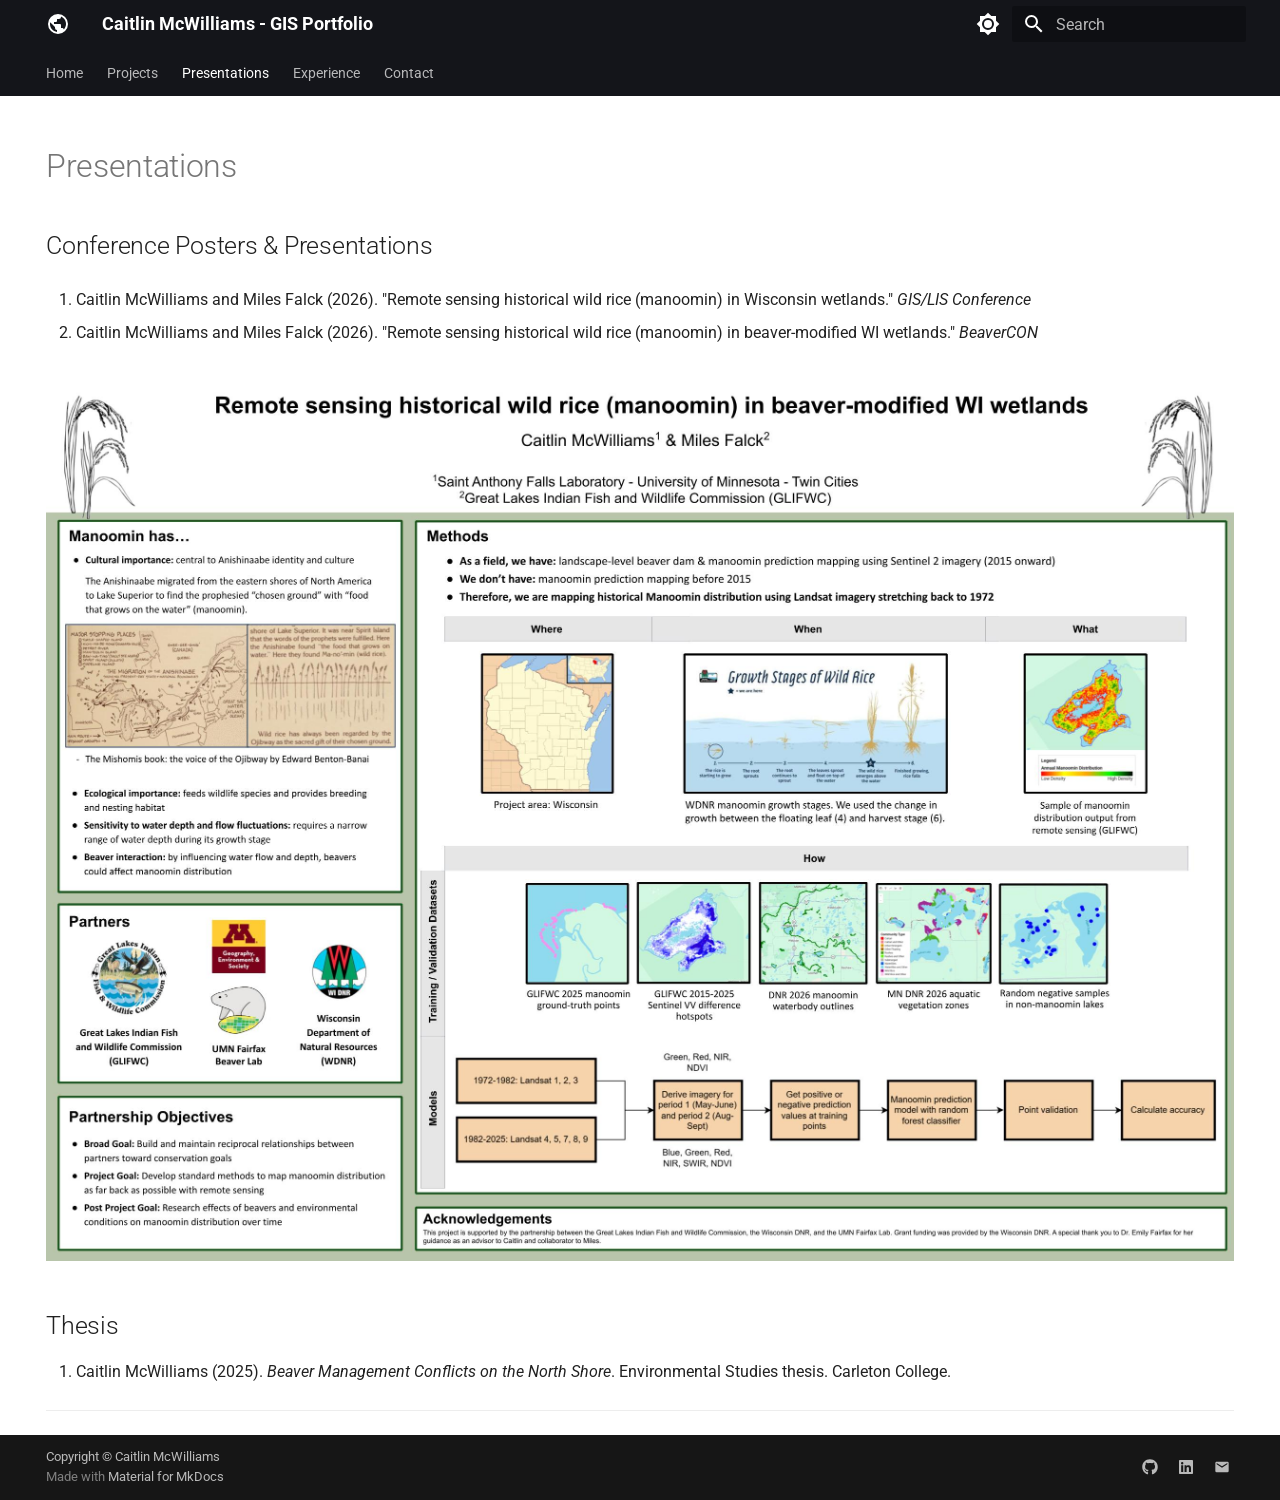
<file: presentations/index.html>
<!doctype html>
<html lang="en" class="no-js">
  <head>
    
      <meta charset="utf-8">
      <meta name="viewport" content="width=device-width,initial-scale=1">
      
        <meta name="description" content="Portfolio of Caitlin McWilliams — GIS, Remote Sensing, and Spatial Data Science">
      
      
        <meta name="author" content="Caitlin McWilliams">
      
      
        <link rel="canonical" href="https://lefsey.github.io/presentations/">
      
      
        <link rel="prev" href="../projects/">
      
      
        <link rel="next" href="../experience/">
      
      
        
      
      
      <link rel="icon" href="../assets/images/favicon.png">
      <meta name="generator" content="mkdocs-1.6.1, mkdocs-material-9.8.1">
    
    
      
        <title>Presentations - Caitlin McWilliams - GIS Portfolio</title>
      
    
    
      <link rel="stylesheet" href="../assets/stylesheets/main.57a0d79d.min.css">
      
        
        <link rel="stylesheet" href="../assets/stylesheets/palette.fb2fffe2.min.css">
      
      


    
    
      
    
    
      
        
        
        <link rel="preconnect" href="https://fonts.gstatic.com" crossorigin>
        <link rel="stylesheet" href="https://fonts.googleapis.com/css?family=Roboto:300,300i,400,400i,700,700i%7CRoboto+Mono:400,400i,700,700i&display=fallback">
        <style>:root{--md-text-font:"Roboto";--md-code-font:"Roboto Mono"}</style>
      
    
    
      <link rel="stylesheet" href="../assets/css/extra.css">
    
    <script>__md_scope=new URL("..",location),__md_hash=e=>[...e].reduce(((e,_)=>(e<<5)-e+_.charCodeAt(0)),0),__md_get=(e,_=localStorage,t=__md_scope)=>JSON.parse(_.getItem(t.pathname+"."+e)),__md_set=(e,_,t=localStorage,a=__md_scope)=>{try{t.setItem(a.pathname+"."+e,JSON.stringify(_))}catch(e){}}</script>
    
      

    
    
  </head>
  
  
    
    
      
    
    
    
    
    <body dir="ltr" data-md-color-scheme="default" data-md-color-primary="black" data-md-color-accent="black">
  
    
    <input class="md-toggle" data-md-toggle="drawer" type="checkbox" id="__drawer" autocomplete="off">
    <input class="md-toggle" data-md-toggle="search" type="checkbox" id="__search" autocomplete="off">
    <label class="md-overlay" for="__drawer"></label>
    <div data-md-component="skip">
      
        
        <a href="#conference-posters-presentations" class="md-skip">
          Skip to content
        </a>
      
    </div>
    <div data-md-component="announce">
      
    </div>
    
    
      

<header class="md-header" data-md-component="header">
  <nav class="md-header__inner md-grid" aria-label="Header">
    <a href=".." title="Caitlin McWilliams - GIS Portfolio" class="md-header__button md-logo" aria-label="Caitlin McWilliams - GIS Portfolio" data-md-component="logo">
      
  
  <svg xmlns="http://www.w3.org/2000/svg" viewBox="0 0 24 24"><path d="M17.9 17.39c-.26-.8-1.01-1.39-1.9-1.39h-1v-3a1 1 0 0 0-1-1H8v-2h2a1 1 0 0 0 1-1V7h2a2 2 0 0 0 2-2v-.41a7.984 7.984 0 0 1 2.9 12.8M11 19.93c-3.95-.49-7-3.85-7-7.93 0-.62.08-1.22.21-1.79L9 15v1a2 2 0 0 0 2 2m1-16A10 10 0 0 0 2 12a10 10 0 0 0 10 10 10 10 0 0 0 10-10A10 10 0 0 0 12 2"/></svg>

    </a>
    <label class="md-header__button md-icon" for="__drawer">
      
      <svg xmlns="http://www.w3.org/2000/svg" viewBox="0 0 24 24"><path d="M3 6h18v2H3zm0 5h18v2H3zm0 5h18v2H3z"/></svg>
    </label>
    <div class="md-header__title" data-md-component="header-title">
      <div class="md-header__ellipsis">
        <div class="md-header__topic">
          <span class="md-ellipsis">
            Caitlin McWilliams - GIS Portfolio
          </span>
        </div>
        <div class="md-header__topic" data-md-component="header-topic">
          <span class="md-ellipsis">
            
              Presentations
            
          </span>
        </div>
      </div>
    </div>
    
      
        <form class="md-header__option" data-md-component="palette">
  
    
    
    
    <input class="md-option" data-md-color-media="" data-md-color-scheme="default" data-md-color-primary="black" data-md-color-accent="black"  aria-label="Switch to dark mode"  type="radio" name="__palette" id="__palette_0">
    
      <label class="md-header__button md-icon" title="Switch to dark mode" for="__palette_1" hidden>
        <svg xmlns="http://www.w3.org/2000/svg" viewBox="0 0 24 24"><path d="M12 8a4 4 0 0 0-4 4 4 4 0 0 0 4 4 4 4 0 0 0 4-4 4 4 0 0 0-4-4m0 10a6 6 0 0 1-6-6 6 6 0 0 1 6-6 6 6 0 0 1 6 6 6 6 0 0 1-6 6m8-9.31V4h-4.69L12 .69 8.69 4H4v4.69L.69 12 4 15.31V20h4.69L12 23.31 15.31 20H20v-4.69L23.31 12z"/></svg>
      </label>
    
  
    
    
    
    <input class="md-option" data-md-color-media="" data-md-color-scheme="slate" data-md-color-primary="grey" data-md-color-accent="grey"  aria-label="Switch to light mode"  type="radio" name="__palette" id="__palette_1">
    
      <label class="md-header__button md-icon" title="Switch to light mode" for="__palette_0" hidden>
        <svg xmlns="http://www.w3.org/2000/svg" viewBox="0 0 24 24"><path d="M12 18c-.89 0-1.74-.2-2.5-.55C11.56 16.5 13 14.42 13 12s-1.44-4.5-3.5-5.45C10.26 6.2 11.11 6 12 6a6 6 0 0 1 6 6 6 6 0 0 1-6 6m8-9.31V4h-4.69L12 .69 8.69 4H4v4.69L.69 12 4 15.31V20h4.69L12 23.31 15.31 20H20v-4.69L23.31 12z"/></svg>
      </label>
    
  
</form>
      
    
    
      <script>var palette=__md_get("__palette");if(palette&&palette.color){if("(prefers-color-scheme)"===palette.color.media){var media=matchMedia("(prefers-color-scheme: light)"),input=document.querySelector(media.matches?"[data-md-color-media='(prefers-color-scheme: light)']":"[data-md-color-media='(prefers-color-scheme: dark)']");palette.color.media=input.getAttribute("data-md-color-media"),palette.color.scheme=input.getAttribute("data-md-color-scheme"),palette.color.primary=input.getAttribute("data-md-color-primary"),palette.color.accent=input.getAttribute("data-md-color-accent")}for(var[key,value]of Object.entries(palette.color))document.body.setAttribute("data-md-color-"+key,value)}</script>
    
    
    
      
      
        <label class="md-header__button md-icon" for="__search">
          
          <svg xmlns="http://www.w3.org/2000/svg" viewBox="0 0 24 24"><path d="M9.5 3A6.5 6.5 0 0 1 16 9.5c0 1.61-.59 3.09-1.56 4.23l.27.27h.79l5 5-1.5 1.5-5-5v-.79l-.27-.27A6.52 6.52 0 0 1 9.5 16 6.5 6.5 0 0 1 3 9.5 6.5 6.5 0 0 1 9.5 3m0 2C7 5 5 7 5 9.5S7 14 9.5 14 14 12 14 9.5 12 5 9.5 5"/></svg>
        </label>
        <div class="md-search" data-md-component="search" role="dialog">
  <label class="md-search__overlay" for="__search"></label>
  <div class="md-search__inner" role="search">
    <form class="md-search__form" name="search">
      <input type="text" class="md-search__input" name="query" aria-label="Search" placeholder="Search" autocapitalize="off" autocorrect="off" autocomplete="off" spellcheck="false" data-md-component="search-query" required>
      <label class="md-search__icon md-icon" for="__search">
        
        <svg xmlns="http://www.w3.org/2000/svg" viewBox="0 0 24 24"><path d="M9.5 3A6.5 6.5 0 0 1 16 9.5c0 1.61-.59 3.09-1.56 4.23l.27.27h.79l5 5-1.5 1.5-5-5v-.79l-.27-.27A6.52 6.52 0 0 1 9.5 16 6.5 6.5 0 0 1 3 9.5 6.5 6.5 0 0 1 9.5 3m0 2C7 5 5 7 5 9.5S7 14 9.5 14 14 12 14 9.5 12 5 9.5 5"/></svg>
        
        <svg xmlns="http://www.w3.org/2000/svg" viewBox="0 0 24 24"><path d="M20 11v2H8l5.5 5.5-1.42 1.42L4.16 12l7.92-7.92L13.5 5.5 8 11z"/></svg>
      </label>
      <nav class="md-search__options" aria-label="Search">
        
        <button type="reset" class="md-search__icon md-icon" title="Clear" aria-label="Clear" tabindex="-1">
          
          <svg xmlns="http://www.w3.org/2000/svg" viewBox="0 0 24 24"><path d="M19 6.41 17.59 5 12 10.59 6.41 5 5 6.41 10.59 12 5 17.59 6.41 19 12 13.41 17.59 19 19 17.59 13.41 12z"/></svg>
        </button>
      </nav>
      
    </form>
    <div class="md-search__output">
      <div class="md-search__scrollwrap" tabindex="0" data-md-scrollfix>
        <div class="md-search-result" data-md-component="search-result">
          <div class="md-search-result__meta">
            Initializing search
          </div>
          <ol class="md-search-result__list" role="presentation"></ol>
        </div>
      </div>
    </div>
  </div>
</div>
      
    
    
  </nav>
  
</header>
    
    <div class="md-container" data-md-component="container">
      
      
        
          
            
<nav class="md-tabs" aria-label="Tabs" data-md-component="tabs">
  <div class="md-grid">
    <ul class="md-tabs__list">
      
        
  
  
  
  
    <li class="md-tabs__item">
      <a href=".." class="md-tabs__link">
        
  
  
    
  
  Home

      </a>
    </li>
  

      
        
  
  
  
  
    <li class="md-tabs__item">
      <a href="../projects/" class="md-tabs__link">
        
  
  
    
  
  Projects

      </a>
    </li>
  

      
        
  
  
  
    
  
  
    <li class="md-tabs__item md-tabs__item--active">
      <a href="./" class="md-tabs__link">
        
  
  
    
  
  Presentations

      </a>
    </li>
  

      
        
  
  
  
  
    <li class="md-tabs__item">
      <a href="../experience/" class="md-tabs__link">
        
  
  
    
  
  Experience

      </a>
    </li>
  

      
        
  
  
  
  
    <li class="md-tabs__item">
      <a href="../contact/" class="md-tabs__link">
        
  
  
    
  
  Contact

      </a>
    </li>
  

      
    </ul>
  </div>
</nav>
          
        
      
      <main class="md-main" data-md-component="main">
        <div class="md-main__inner md-grid">
          
            
              
                
              
              <div class="md-sidebar md-sidebar--primary" data-md-component="sidebar" data-md-type="navigation" hidden>
                <div class="md-sidebar__scrollwrap">
                  <div class="md-sidebar__inner">
                    


  


<nav class="md-nav md-nav--primary md-nav--lifted" aria-label="Navigation" data-md-level="0">
  <label class="md-nav__title" for="__drawer">
    <a href=".." title="Caitlin McWilliams - GIS Portfolio" class="md-nav__button md-logo" aria-label="Caitlin McWilliams - GIS Portfolio" data-md-component="logo">
      
  
  <svg xmlns="http://www.w3.org/2000/svg" viewBox="0 0 24 24"><path d="M17.9 17.39c-.26-.8-1.01-1.39-1.9-1.39h-1v-3a1 1 0 0 0-1-1H8v-2h2a1 1 0 0 0 1-1V7h2a2 2 0 0 0 2-2v-.41a7.984 7.984 0 0 1 2.9 12.8M11 19.93c-3.95-.49-7-3.85-7-7.93 0-.62.08-1.22.21-1.79L9 15v1a2 2 0 0 0 2 2m1-16A10 10 0 0 0 2 12a10 10 0 0 0 10 10 10 10 0 0 0 10-10A10 10 0 0 0 12 2"/></svg>

    </a>
    Caitlin McWilliams - GIS Portfolio
  </label>
  
  <ul class="md-nav__list" data-md-scrollfix>
    
      
      
  
  
  
  
    <li class="md-nav__item">
      <a href=".." class="md-nav__link">
        
  
  
  <span class="md-ellipsis">
    
  
    Home
  

    
  </span>
  
  

      </a>
    </li>
  

    
      
      
  
  
  
  
    <li class="md-nav__item">
      <a href="../projects/" class="md-nav__link">
        
  
  
  <span class="md-ellipsis">
    
  
    Projects
  

    
  </span>
  
  

      </a>
    </li>
  

    
      
      
  
  
    
  
  
  
    <li class="md-nav__item md-nav__item--active">
      
      <input class="md-nav__toggle md-toggle" type="checkbox" id="__toc">
      
      
      
        <label class="md-nav__link md-nav__link--active" for="__toc">
          
  
  
  <span class="md-ellipsis">
    
  
    Presentations
  

    
  </span>
  
  

          <span class="md-nav__icon md-icon"></span>
        </label>
      
      <a href="./" class="md-nav__link md-nav__link--active">
        
  
  
  <span class="md-ellipsis">
    
  
    Presentations
  

    
  </span>
  
  

      </a>
      
        

<nav class="md-nav md-nav--secondary" aria-label="Table of contents">
  
  
  
  
    <label class="md-nav__title" for="__toc">
      <span class="md-nav__icon md-icon"></span>
      Table of contents
    </label>
    <ul class="md-nav__list" data-md-component="toc" data-md-scrollfix>
      
        <li class="md-nav__item">
  <a href="#conference-posters-presentations" class="md-nav__link">
    <span class="md-ellipsis">
      
        Conference Posters &amp; Presentations
      
    </span>
  </a>
  
</li>
      
        <li class="md-nav__item">
  <a href="#thesis" class="md-nav__link">
    <span class="md-ellipsis">
      
        Thesis
      
    </span>
  </a>
  
</li>
      
    </ul>
  
</nav>
      
    </li>
  

    
      
      
  
  
  
  
    <li class="md-nav__item">
      <a href="../experience/" class="md-nav__link">
        
  
  
  <span class="md-ellipsis">
    
  
    Experience
  

    
  </span>
  
  

      </a>
    </li>
  

    
      
      
  
  
  
  
    <li class="md-nav__item">
      <a href="../contact/" class="md-nav__link">
        
  
  
  <span class="md-ellipsis">
    
  
    Contact
  

    
  </span>
  
  

      </a>
    </li>
  

    
  </ul>
</nav>
                  </div>
                </div>
              </div>
            
            
              
                
              
              <div class="md-sidebar md-sidebar--secondary" data-md-component="sidebar" data-md-type="toc" hidden>
                <div class="md-sidebar__scrollwrap">
                  <div class="md-sidebar__inner">
                    

<nav class="md-nav md-nav--secondary" aria-label="Table of contents">
  
  
  
  
    <label class="md-nav__title" for="__toc">
      <span class="md-nav__icon md-icon"></span>
      Table of contents
    </label>
    <ul class="md-nav__list" data-md-component="toc" data-md-scrollfix>
      
        <li class="md-nav__item">
  <a href="#conference-posters-presentations" class="md-nav__link">
    <span class="md-ellipsis">
      
        Conference Posters &amp; Presentations
      
    </span>
  </a>
  
</li>
      
        <li class="md-nav__item">
  <a href="#thesis" class="md-nav__link">
    <span class="md-ellipsis">
      
        Thesis
      
    </span>
  </a>
  
</li>
      
    </ul>
  
</nav>
                  </div>
                </div>
              </div>
            
          
          
            <div class="md-content" data-md-component="content">
              
              <article class="md-content__inner md-typeset">
                
                  
  




  <h1>Presentations</h1>

<h2 id="conference-posters-presentations">Conference Posters &amp; Presentations</h2>
<ol>
<li>
<p>Caitlin McWilliams and Miles Falck (2026). "Remote sensing historical wild rice (manoomin) in Wisconsin wetlands." <em>GIS/LIS Conference</em></p>
</li>
<li>
<p>Caitlin McWilliams and Miles Falck (2026). "Remote sensing historical wild rice (manoomin) in beaver-modified WI wetlands." <em>BeaverCON</em></p>
</li>
</ol>
<p><img alt="" src="../assets/images/BeaverCON Poster.png" /></p>
<h2 id="thesis">Thesis</h2>
<ol>
<li>Caitlin McWilliams (2025). <em>Beaver Management Conflicts on the North Shore</em>. Environmental Studies thesis. Carleton College.</li>
</ol>
<hr />







  
  




  



                
              </article>
            </div>
          
          
<script>var target=document.getElementById(location.hash.slice(1));target&&target.name&&(target.checked=target.name.startsWith("__tabbed_"))</script>
        </div>
        
          <button type="button" class="md-top md-icon" data-md-component="top" hidden>
  
  <svg xmlns="http://www.w3.org/2000/svg" viewBox="0 0 24 24"><path d="M13 20h-2V8l-5.5 5.5-1.42-1.42L12 4.16l7.92 7.92-1.42 1.42L13 8z"/></svg>
  Back to top
</button>
        
      </main>
      
        <footer class="md-footer">
  
  <div class="md-footer-meta md-typeset">
    <div class="md-footer-meta__inner md-grid">
      <div class="md-copyright">
  
    <div class="md-copyright__highlight">
      Copyright &copy; Caitlin McWilliams
    </div>
  
  
    Made with
    <a href="https://squidfunk.github.io/mkdocs-material/" target="_blank" rel="noopener">
      Material for MkDocs
    </a>
  
</div>
      
        
<div class="md-social">
  
    
    
    
    
      
      
    
    <a href="https://github.com/lefsey" target="_blank" rel="noopener" title="github.com" class="md-social__link">
      <svg xmlns="http://www.w3.org/2000/svg" viewBox="0 0 512 512"><!--! Font Awesome Free 7.1.0 by @fontawesome - https://fontawesome.com License - https://fontawesome.com/license/free (Icons: CC BY 4.0, Fonts: SIL OFL 1.1, Code: MIT License) Copyright 2025 Fonticons, Inc.--><path d="M173.9 397.4c0 2-2.3 3.6-5.2 3.6-3.3.3-5.6-1.3-5.6-3.6 0-2 2.3-3.6 5.2-3.6 3-.3 5.6 1.3 5.6 3.6m-31.1-4.5c-.7 2 1.3 4.3 4.3 4.9 2.6 1 5.6 0 6.2-2s-1.3-4.3-4.3-5.2c-2.6-.7-5.5.3-6.2 2.3m44.2-1.7c-2.9.7-4.9 2.6-4.6 4.9.3 2 2.9 3.3 5.9 2.6 2.9-.7 4.9-2.6 4.6-4.6-.3-1.9-3-3.2-5.9-2.9M252.8 8C114.1 8 8 113.3 8 252c0 110.9 69.8 205.8 169.5 239.2 12.8 2.3 17.3-5.6 17.3-12.1 0-6.2-.3-40.4-.3-61.4 0 0-70 15-84.7-29.8 0 0-11.4-29.1-27.8-36.6 0 0-22.9-15.7 1.6-15.4 0 0 24.9 2 38.6 25.8 21.9 38.6 58.6 27.5 72.9 20.9 2.3-16 8.8-27.1 16-33.7-55.9-6.2-112.3-14.3-112.3-110.5 0-27.5 7.6-41.3 23.6-58.9-2.6-6.5-11.1-33.3 2.6-67.9 20.9-6.5 69 27 69 27 20-5.6 41.5-8.5 62.8-8.5s42.8 2.9 62.8 8.5c0 0 48.1-33.6 69-27 13.7 34.7 5.2 61.4 2.6 67.9 16 17.7 25.8 31.5 25.8 58.9 0 96.5-58.9 104.2-114.8 110.5 9.2 7.9 17 22.9 17 46.4 0 33.7-.3 75.4-.3 83.6 0 6.5 4.6 14.4 17.3 12.1C436.2 457.8 504 362.9 504 252 504 113.3 391.5 8 252.8 8M105.2 352.9c-1.3 1-1 3.3.7 5.2 1.6 1.6 3.9 2.3 5.2 1 1.3-1 1-3.3-.7-5.2-1.6-1.6-3.9-2.3-5.2-1m-10.8-8.1c-.7 1.3.3 2.9 2.3 3.9 1.6 1 3.6.7 4.3-.7.7-1.3-.3-2.9-2.3-3.9-2-.6-3.6-.3-4.3.7m32.4 35.6c-1.6 1.3-1 4.3 1.3 6.2 2.3 2.3 5.2 2.6 6.5 1 1.3-1.3.7-4.3-1.3-6.2-2.2-2.3-5.2-2.6-6.5-1m-11.4-14.7c-1.6 1-1.6 3.6 0 5.9s4.3 3.3 5.6 2.3c1.6-1.3 1.6-3.9 0-6.2-1.4-2.3-4-3.3-5.6-2"/></svg>
    </a>
  
    
    
    
    
      
      
    
    <a href="https://linkedin.com/in/caitlin-mcwilliams-5a1851229" target="_blank" rel="noopener" title="linkedin.com" class="md-social__link">
      <svg xmlns="http://www.w3.org/2000/svg" viewBox="0 0 448 512"><!--! Font Awesome Free 7.1.0 by @fontawesome - https://fontawesome.com License - https://fontawesome.com/license/free (Icons: CC BY 4.0, Fonts: SIL OFL 1.1, Code: MIT License) Copyright 2025 Fonticons, Inc.--><path d="M416 32H31.9C14.3 32 0 46.5 0 64.3v383.4C0 465.5 14.3 480 31.9 480H416c17.6 0 32-14.5 32-32.3V64.3c0-17.8-14.4-32.3-32-32.3M135.4 416H69V202.2h66.5V416zM102.2 96a38.5 38.5 0 1 1 0 77 38.5 38.5 0 1 1 0-77m282.1 320h-66.4V312c0-24.8-.5-56.7-34.5-56.7-34.6 0-39.9 27-39.9 54.9V416h-66.4V202.2h63.7v29.2h.9c8.9-16.8 30.6-34.5 62.9-34.5 67.2 0 79.7 44.3 79.7 101.9z"/></svg>
    </a>
  
    
    
    
    
    <a href="mailto:caitlin.b.mcwilliams@gmail.com" target="_blank" rel="noopener" title="" class="md-social__link">
      <svg xmlns="http://www.w3.org/2000/svg" viewBox="0 0 24 24"><path d="m20 8-8 5-8-5V6l8 5 8-5m0-2H4c-1.11 0-2 .89-2 2v12a2 2 0 0 0 2 2h16a2 2 0 0 0 2-2V6a2 2 0 0 0-2-2"/></svg>
    </a>
  
</div>
      
    </div>
  </div>
</footer>
      
    </div>
    <div class="md-dialog" data-md-component="dialog">
      <div class="md-dialog__inner md-typeset"></div>
    </div>
    
    
    
      
      
      <script id="__config" type="application/json">{"annotate": null, "base": "..", "features": ["navigation.tabs", "navigation.top", "content.code.copy"], "search": "../assets/javascripts/workers/search.a7633da7.min.js", "tags": null, "translations": {"clipboard.copied": "Copied to clipboard", "clipboard.copy": "Copy to clipboard", "search.result.more.one": "1 more on this page", "search.result.more.other": "# more on this page", "search.result.none": "No matching documents", "search.result.one": "1 matching document", "search.result.other": "# matching documents", "search.result.placeholder": "Type to start searching", "search.result.term.missing": "Missing", "select.version": "Select version"}, "version": null}</script>
    
    
      <script src="../assets/javascripts/bundle.a5f9d56c.min.js"></script>
      
    
  <script data-mkdocs-jupyter-mathjax="{&quot;url&quot;: &quot;https://cdn.jsdelivr.net/npm/mathjax@4.1.3/tex-mml-chtml.js&quot;, &quot;version&quot;: 4}">
/* Shared by full pages and Material's instant navigation. */
(() => {
  const config = JSON.parse(document.currentScript.dataset.mkdocsJupyterMathjax);
  if (window.mkdocsJupyterMathJax) return;

  let loading;
  let queue = Promise.resolve();
  let previous = [];

  const ready = async () => {
    if (!loading) {
      loading = (async () => {
        let math = window.MathJax;
        if (!math?.typesetPromise) {
          const url = new URL(config.url, document.baseURI).href;
          const existing = Array.from(document.scripts).find(script =>
            script.src && (script.src === url || script.id === 'MathJax-script' ||
              (/mathjax/i.test(script.src) &&
               /\/(?:MathJax|latest|(?:tex|mml)(?:-mml)?-(?:chtml|svg))\.js(?:[?#]|$)/i.test(script.src))));
          if (existing) {
            if (!math?.startup?.promise) {
              await new Promise((resolve, reject) => {
                existing.addEventListener('load', resolve, { once: true });
                existing.addEventListener('error', reject, { once: true });
              });
            }
          } else {
            // Keep site macros, delimiters and startup hooks when supplied.
            const options = math || {};
            window.MathJax = {
              ...options,
              loader: {
                ...options.loader,
                load: Array.from(new Set(['ui/safe', ...(options.loader?.load || [])]))
              },
              startup: { typeset: false, ...options.startup },
              tex: {
                tags: 'ams',
                useLabelIds: true,
                inlineMath: [['$', '$'], ['\\(', '\\)']],
                displayMath: [['$$', '$$'], ['\\[', '\\]']],
                processEscapes: true,
                processEnvironments: true,
                ...options.tex
              }
            };
            await new Promise((resolve, reject) => {
              const script = document.createElement('script');
              script.src = config.url;
              script.id = 'MathJax-script';
              script.async = true;
              script.onload = resolve;
              script.onerror = reject;
              document.head.appendChild(script);
            });
          }
        }
        math = window.MathJax;
        await math.startup.promise;
        return math;
      })();
    }
    const math = await loading;
    // A site owner can extend the v3 queue again on each navigation.
    await math.startup.promise;
    return math;
  };

  const unrendered = node => {
    if (node.matches('mjx-container')) return [];
    if (!node.querySelector('mjx-container')) return [node];
    // In v3, scanning generated assistive MathML again produces nested output.
    return Array.from(node.children).flatMap(unrendered);
  };

  const refresh = () => {
    // A separate chain also serializes v3, without changing v4's startup promise.
    queue = queue.then(async () => {
      const notebooks = Array.from(document.querySelectorAll('.jupyter-wrapper'));
      if (!notebooks.length && !previous.length) return;
      if (notebooks.length === previous.length &&
          notebooks.every((node, index) => node === previous[index])) return;
      const math = await ready();
      if (previous.length) {
        math.typesetClear(previous);
        math.texReset();
      }
      previous = notebooks.filter(node => node.isConnected);
      const pending = previous.flatMap(unrendered);
      if (pending.length) await math.typesetPromise(pending);
    }).catch(error => console.error('mkdocs-jupyter: MathJax rendering failed', error));
    return queue;
  };

  window.mkdocsJupyterMathJax = { refresh };
  const start = () => {
    if (typeof document$ !== 'undefined') document$.subscribe(refresh);
    else refresh();
  };
  // Theme bundles and user-provided MathJax scripts can follow notebook content.
  if (document.readyState === 'loading') {
    document.addEventListener('DOMContentLoaded', start, { once: true });
  } else start();
})();

</script>
</body>
</html>
</file>
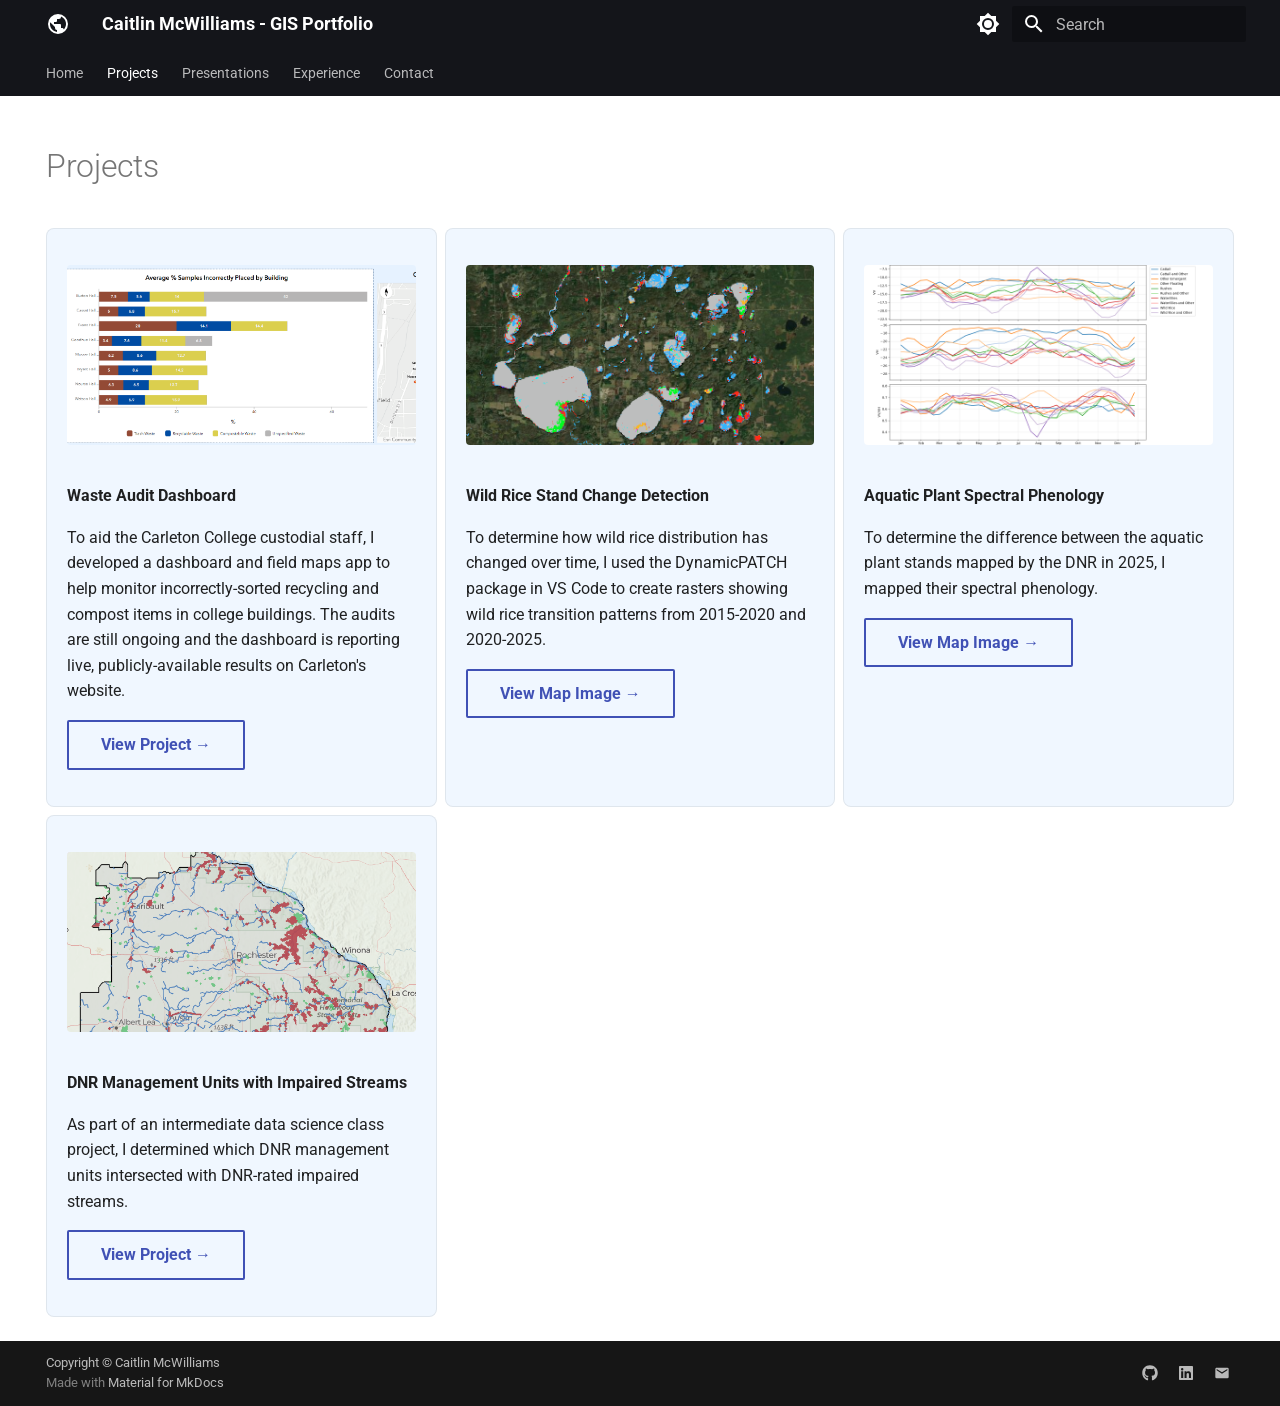
<file: projects/index.html>
<!doctype html>
<html lang="en" class="no-js">
  <head>
    
      <meta charset="utf-8">
      <meta name="viewport" content="width=device-width,initial-scale=1">
      
        <meta name="description" content="Portfolio of Caitlin McWilliams — GIS, Remote Sensing, and Spatial Data Science">
      
      
        <meta name="author" content="Caitlin McWilliams">
      
      
        <link rel="canonical" href="https://lefsey.github.io/projects/">
      
      
        <link rel="prev" href="..">
      
      
        <link rel="next" href="../presentations/">
      
      
        
      
      
      <link rel="icon" href="../assets/images/favicon.png">
      <meta name="generator" content="mkdocs-1.6.1, mkdocs-material-9.8.1">
    
    
      
        <title>Projects - Caitlin McWilliams - GIS Portfolio</title>
      
    
    
      <link rel="stylesheet" href="../assets/stylesheets/main.57a0d79d.min.css">
      
        
        <link rel="stylesheet" href="../assets/stylesheets/palette.fb2fffe2.min.css">
      
      


    
    
      
    
    
      
        
        
        <link rel="preconnect" href="https://fonts.gstatic.com" crossorigin>
        <link rel="stylesheet" href="https://fonts.googleapis.com/css?family=Roboto:300,300i,400,400i,700,700i%7CRoboto+Mono:400,400i,700,700i&display=fallback">
        <style>:root{--md-text-font:"Roboto";--md-code-font:"Roboto Mono"}</style>
      
    
    
      <link rel="stylesheet" href="../assets/css/extra.css">
    
    <script>__md_scope=new URL("..",location),__md_hash=e=>[...e].reduce(((e,_)=>(e<<5)-e+_.charCodeAt(0)),0),__md_get=(e,_=localStorage,t=__md_scope)=>JSON.parse(_.getItem(t.pathname+"."+e)),__md_set=(e,_,t=localStorage,a=__md_scope)=>{try{t.setItem(a.pathname+"."+e,JSON.stringify(_))}catch(e){}}</script>
    
      

    
    
  </head>
  
  
    
    
      
    
    
    
    
    <body dir="ltr" data-md-color-scheme="default" data-md-color-primary="black" data-md-color-accent="black">
  
    
    <input class="md-toggle" data-md-toggle="drawer" type="checkbox" id="__drawer" autocomplete="off">
    <input class="md-toggle" data-md-toggle="search" type="checkbox" id="__search" autocomplete="off">
    <label class="md-overlay" for="__drawer"></label>
    <div data-md-component="skip">
      
        
        <a href="#projects" class="md-skip">
          Skip to content
        </a>
      
    </div>
    <div data-md-component="announce">
      
    </div>
    
    
      

<header class="md-header" data-md-component="header">
  <nav class="md-header__inner md-grid" aria-label="Header">
    <a href=".." title="Caitlin McWilliams - GIS Portfolio" class="md-header__button md-logo" aria-label="Caitlin McWilliams - GIS Portfolio" data-md-component="logo">
      
  
  <svg xmlns="http://www.w3.org/2000/svg" viewBox="0 0 24 24"><path d="M17.9 17.39c-.26-.8-1.01-1.39-1.9-1.39h-1v-3a1 1 0 0 0-1-1H8v-2h2a1 1 0 0 0 1-1V7h2a2 2 0 0 0 2-2v-.41a7.984 7.984 0 0 1 2.9 12.8M11 19.93c-3.95-.49-7-3.85-7-7.93 0-.62.08-1.22.21-1.79L9 15v1a2 2 0 0 0 2 2m1-16A10 10 0 0 0 2 12a10 10 0 0 0 10 10 10 10 0 0 0 10-10A10 10 0 0 0 12 2"/></svg>

    </a>
    <label class="md-header__button md-icon" for="__drawer">
      
      <svg xmlns="http://www.w3.org/2000/svg" viewBox="0 0 24 24"><path d="M3 6h18v2H3zm0 5h18v2H3zm0 5h18v2H3z"/></svg>
    </label>
    <div class="md-header__title" data-md-component="header-title">
      <div class="md-header__ellipsis">
        <div class="md-header__topic">
          <span class="md-ellipsis">
            Caitlin McWilliams - GIS Portfolio
          </span>
        </div>
        <div class="md-header__topic" data-md-component="header-topic">
          <span class="md-ellipsis">
            
              Projects
            
          </span>
        </div>
      </div>
    </div>
    
      
        <form class="md-header__option" data-md-component="palette">
  
    
    
    
    <input class="md-option" data-md-color-media="" data-md-color-scheme="default" data-md-color-primary="black" data-md-color-accent="black"  aria-label="Switch to dark mode"  type="radio" name="__palette" id="__palette_0">
    
      <label class="md-header__button md-icon" title="Switch to dark mode" for="__palette_1" hidden>
        <svg xmlns="http://www.w3.org/2000/svg" viewBox="0 0 24 24"><path d="M12 8a4 4 0 0 0-4 4 4 4 0 0 0 4 4 4 4 0 0 0 4-4 4 4 0 0 0-4-4m0 10a6 6 0 0 1-6-6 6 6 0 0 1 6-6 6 6 0 0 1 6 6 6 6 0 0 1-6 6m8-9.31V4h-4.69L12 .69 8.69 4H4v4.69L.69 12 4 15.31V20h4.69L12 23.31 15.31 20H20v-4.69L23.31 12z"/></svg>
      </label>
    
  
    
    
    
    <input class="md-option" data-md-color-media="" data-md-color-scheme="slate" data-md-color-primary="grey" data-md-color-accent="grey"  aria-label="Switch to light mode"  type="radio" name="__palette" id="__palette_1">
    
      <label class="md-header__button md-icon" title="Switch to light mode" for="__palette_0" hidden>
        <svg xmlns="http://www.w3.org/2000/svg" viewBox="0 0 24 24"><path d="M12 18c-.89 0-1.74-.2-2.5-.55C11.56 16.5 13 14.42 13 12s-1.44-4.5-3.5-5.45C10.26 6.2 11.11 6 12 6a6 6 0 0 1 6 6 6 6 0 0 1-6 6m8-9.31V4h-4.69L12 .69 8.69 4H4v4.69L.69 12 4 15.31V20h4.69L12 23.31 15.31 20H20v-4.69L23.31 12z"/></svg>
      </label>
    
  
</form>
      
    
    
      <script>var palette=__md_get("__palette");if(palette&&palette.color){if("(prefers-color-scheme)"===palette.color.media){var media=matchMedia("(prefers-color-scheme: light)"),input=document.querySelector(media.matches?"[data-md-color-media='(prefers-color-scheme: light)']":"[data-md-color-media='(prefers-color-scheme: dark)']");palette.color.media=input.getAttribute("data-md-color-media"),palette.color.scheme=input.getAttribute("data-md-color-scheme"),palette.color.primary=input.getAttribute("data-md-color-primary"),palette.color.accent=input.getAttribute("data-md-color-accent")}for(var[key,value]of Object.entries(palette.color))document.body.setAttribute("data-md-color-"+key,value)}</script>
    
    
    
      
      
        <label class="md-header__button md-icon" for="__search">
          
          <svg xmlns="http://www.w3.org/2000/svg" viewBox="0 0 24 24"><path d="M9.5 3A6.5 6.5 0 0 1 16 9.5c0 1.61-.59 3.09-1.56 4.23l.27.27h.79l5 5-1.5 1.5-5-5v-.79l-.27-.27A6.52 6.52 0 0 1 9.5 16 6.5 6.5 0 0 1 3 9.5 6.5 6.5 0 0 1 9.5 3m0 2C7 5 5 7 5 9.5S7 14 9.5 14 14 12 14 9.5 12 5 9.5 5"/></svg>
        </label>
        <div class="md-search" data-md-component="search" role="dialog">
  <label class="md-search__overlay" for="__search"></label>
  <div class="md-search__inner" role="search">
    <form class="md-search__form" name="search">
      <input type="text" class="md-search__input" name="query" aria-label="Search" placeholder="Search" autocapitalize="off" autocorrect="off" autocomplete="off" spellcheck="false" data-md-component="search-query" required>
      <label class="md-search__icon md-icon" for="__search">
        
        <svg xmlns="http://www.w3.org/2000/svg" viewBox="0 0 24 24"><path d="M9.5 3A6.5 6.5 0 0 1 16 9.5c0 1.61-.59 3.09-1.56 4.23l.27.27h.79l5 5-1.5 1.5-5-5v-.79l-.27-.27A6.52 6.52 0 0 1 9.5 16 6.5 6.5 0 0 1 3 9.5 6.5 6.5 0 0 1 9.5 3m0 2C7 5 5 7 5 9.5S7 14 9.5 14 14 12 14 9.5 12 5 9.5 5"/></svg>
        
        <svg xmlns="http://www.w3.org/2000/svg" viewBox="0 0 24 24"><path d="M20 11v2H8l5.5 5.5-1.42 1.42L4.16 12l7.92-7.92L13.5 5.5 8 11z"/></svg>
      </label>
      <nav class="md-search__options" aria-label="Search">
        
        <button type="reset" class="md-search__icon md-icon" title="Clear" aria-label="Clear" tabindex="-1">
          
          <svg xmlns="http://www.w3.org/2000/svg" viewBox="0 0 24 24"><path d="M19 6.41 17.59 5 12 10.59 6.41 5 5 6.41 10.59 12 5 17.59 6.41 19 12 13.41 17.59 19 19 17.59 13.41 12z"/></svg>
        </button>
      </nav>
      
    </form>
    <div class="md-search__output">
      <div class="md-search__scrollwrap" tabindex="0" data-md-scrollfix>
        <div class="md-search-result" data-md-component="search-result">
          <div class="md-search-result__meta">
            Initializing search
          </div>
          <ol class="md-search-result__list" role="presentation"></ol>
        </div>
      </div>
    </div>
  </div>
</div>
      
    
    
  </nav>
  
</header>
    
    <div class="md-container" data-md-component="container">
      
      
        
          
            
<nav class="md-tabs" aria-label="Tabs" data-md-component="tabs">
  <div class="md-grid">
    <ul class="md-tabs__list">
      
        
  
  
  
  
    <li class="md-tabs__item">
      <a href=".." class="md-tabs__link">
        
  
  
    
  
  Home

      </a>
    </li>
  

      
        
  
  
  
    
  
  
    <li class="md-tabs__item md-tabs__item--active">
      <a href="./" class="md-tabs__link">
        
  
  
    
  
  Projects

      </a>
    </li>
  

      
        
  
  
  
  
    <li class="md-tabs__item">
      <a href="../presentations/" class="md-tabs__link">
        
  
  
    
  
  Presentations

      </a>
    </li>
  

      
        
  
  
  
  
    <li class="md-tabs__item">
      <a href="../experience/" class="md-tabs__link">
        
  
  
    
  
  Experience

      </a>
    </li>
  

      
        
  
  
  
  
    <li class="md-tabs__item">
      <a href="../contact/" class="md-tabs__link">
        
  
  
    
  
  Contact

      </a>
    </li>
  

      
    </ul>
  </div>
</nav>
          
        
      
      <main class="md-main" data-md-component="main">
        <div class="md-main__inner md-grid">
          
            
              
                
              
              <div class="md-sidebar md-sidebar--primary" data-md-component="sidebar" data-md-type="navigation" hidden>
                <div class="md-sidebar__scrollwrap">
                  <div class="md-sidebar__inner">
                    


  


<nav class="md-nav md-nav--primary md-nav--lifted" aria-label="Navigation" data-md-level="0">
  <label class="md-nav__title" for="__drawer">
    <a href=".." title="Caitlin McWilliams - GIS Portfolio" class="md-nav__button md-logo" aria-label="Caitlin McWilliams - GIS Portfolio" data-md-component="logo">
      
  
  <svg xmlns="http://www.w3.org/2000/svg" viewBox="0 0 24 24"><path d="M17.9 17.39c-.26-.8-1.01-1.39-1.9-1.39h-1v-3a1 1 0 0 0-1-1H8v-2h2a1 1 0 0 0 1-1V7h2a2 2 0 0 0 2-2v-.41a7.984 7.984 0 0 1 2.9 12.8M11 19.93c-3.95-.49-7-3.85-7-7.93 0-.62.08-1.22.21-1.79L9 15v1a2 2 0 0 0 2 2m1-16A10 10 0 0 0 2 12a10 10 0 0 0 10 10 10 10 0 0 0 10-10A10 10 0 0 0 12 2"/></svg>

    </a>
    Caitlin McWilliams - GIS Portfolio
  </label>
  
  <ul class="md-nav__list" data-md-scrollfix>
    
      
      
  
  
  
  
    <li class="md-nav__item">
      <a href=".." class="md-nav__link">
        
  
  
  <span class="md-ellipsis">
    
  
    Home
  

    
  </span>
  
  

      </a>
    </li>
  

    
      
      
  
  
    
  
  
  
    <li class="md-nav__item md-nav__item--active">
      
      <input class="md-nav__toggle md-toggle" type="checkbox" id="__toc">
      
      
        
      
      
      <a href="./" class="md-nav__link md-nav__link--active">
        
  
  
  <span class="md-ellipsis">
    
  
    Projects
  

    
  </span>
  
  

      </a>
      
    </li>
  

    
      
      
  
  
  
  
    <li class="md-nav__item">
      <a href="../presentations/" class="md-nav__link">
        
  
  
  <span class="md-ellipsis">
    
  
    Presentations
  

    
  </span>
  
  

      </a>
    </li>
  

    
      
      
  
  
  
  
    <li class="md-nav__item">
      <a href="../experience/" class="md-nav__link">
        
  
  
  <span class="md-ellipsis">
    
  
    Experience
  

    
  </span>
  
  

      </a>
    </li>
  

    
      
      
  
  
  
  
    <li class="md-nav__item">
      <a href="../contact/" class="md-nav__link">
        
  
  
  <span class="md-ellipsis">
    
  
    Contact
  

    
  </span>
  
  

      </a>
    </li>
  

    
  </ul>
</nav>
                  </div>
                </div>
              </div>
            
            
              
                
              
              <div class="md-sidebar md-sidebar--secondary" data-md-component="sidebar" data-md-type="toc" hidden>
                <div class="md-sidebar__scrollwrap">
                  <div class="md-sidebar__inner">
                    

<nav class="md-nav md-nav--secondary" aria-label="Table of contents">
  
  
  
    
  
  
</nav>
                  </div>
                </div>
              </div>
            
          
          
            <div class="md-content" data-md-component="content">
              
              <article class="md-content__inner md-typeset">
                
                  
  




<h1 id="projects">Projects</h1>
<div class="grid">
<div class="project-card">
<p><img alt="" src="../assets/images/waste-audit-project.png" /></p>
<p><strong>Waste Audit Dashboard</strong></p>
<p>To aid the Carleton College custodial staff, I developed a dashboard and field maps app to help monitor incorrectly-sorted recycling and compost items in college buildings. The audits are still ongoing and the dashboard is reporting live, publicly-available results on Carleton's website.</p>
<p><a class="md-button" href="https://experience.arcgis.com/experience/a8e20114c25148c7a2ce98baf4f0e718" target="_blank">View Project →</a></p>
</div>
<div class="project-card">
<p><img alt="" src="../assets/images/wild-rice-change.png" /></p>
<p><strong>Wild Rice Stand Change Detection</strong></p>
<p>To determine how wild rice distribution has changed over time, I used the DynamicPATCH package in VS Code to create rasters showing wild rice transition patterns from 2015-2020 and 2020-2025.</p>
<p><a class="md-button" href="../assets/images/timeseries.png" target="_blank">View Map Image →</a></p>
</div>
<div class="project-card">
<p><img alt="" src="../assets/images/aquatic-plant-spec-phenology.png" /></p>
<p><strong>Aquatic Plant Spectral Phenology</strong></p>
<p>To determine the difference between the aquatic plant stands mapped by the DNR in 2025, I mapped their spectral phenology.</p>
<p><a class="md-button" href="../assets/images/aquatic-plant-spec-phenology.png" target="_blank">View Map Image →</a></p>
</div>
<div class="project-card">
<p><img alt="" src="../assets/images/dnr-units-impaired.png" /></p>
<p><strong>DNR Management Units with Impaired Streams</strong></p>
<p>As part of an intermediate data science class project, I determined which DNR management units intersected with DNR-rated impaired streams.</p>
<p><a class="md-button" href="https://arcg.is/OKbjX0" target="_blank">View Project →</a></p>
</div>
</div>







  
  




  



                
              </article>
            </div>
          
          
<script>var target=document.getElementById(location.hash.slice(1));target&&target.name&&(target.checked=target.name.startsWith("__tabbed_"))</script>
        </div>
        
          <button type="button" class="md-top md-icon" data-md-component="top" hidden>
  
  <svg xmlns="http://www.w3.org/2000/svg" viewBox="0 0 24 24"><path d="M13 20h-2V8l-5.5 5.5-1.42-1.42L12 4.16l7.92 7.92-1.42 1.42L13 8z"/></svg>
  Back to top
</button>
        
      </main>
      
        <footer class="md-footer">
  
  <div class="md-footer-meta md-typeset">
    <div class="md-footer-meta__inner md-grid">
      <div class="md-copyright">
  
    <div class="md-copyright__highlight">
      Copyright &copy; Caitlin McWilliams
    </div>
  
  
    Made with
    <a href="https://squidfunk.github.io/mkdocs-material/" target="_blank" rel="noopener">
      Material for MkDocs
    </a>
  
</div>
      
        
<div class="md-social">
  
    
    
    
    
      
      
    
    <a href="https://github.com/lefsey" target="_blank" rel="noopener" title="github.com" class="md-social__link">
      <svg xmlns="http://www.w3.org/2000/svg" viewBox="0 0 512 512"><!--! Font Awesome Free 7.1.0 by @fontawesome - https://fontawesome.com License - https://fontawesome.com/license/free (Icons: CC BY 4.0, Fonts: SIL OFL 1.1, Code: MIT License) Copyright 2025 Fonticons, Inc.--><path d="M173.9 397.4c0 2-2.3 3.6-5.2 3.6-3.3.3-5.6-1.3-5.6-3.6 0-2 2.3-3.6 5.2-3.6 3-.3 5.6 1.3 5.6 3.6m-31.1-4.5c-.7 2 1.3 4.3 4.3 4.9 2.6 1 5.6 0 6.2-2s-1.3-4.3-4.3-5.2c-2.6-.7-5.5.3-6.2 2.3m44.2-1.7c-2.9.7-4.9 2.6-4.6 4.9.3 2 2.9 3.3 5.9 2.6 2.9-.7 4.9-2.6 4.6-4.6-.3-1.9-3-3.2-5.9-2.9M252.8 8C114.1 8 8 113.3 8 252c0 110.9 69.8 205.8 169.5 239.2 12.8 2.3 17.3-5.6 17.3-12.1 0-6.2-.3-40.4-.3-61.4 0 0-70 15-84.7-29.8 0 0-11.4-29.1-27.8-36.6 0 0-22.9-15.7 1.6-15.4 0 0 24.9 2 38.6 25.8 21.9 38.6 58.6 27.5 72.9 20.9 2.3-16 8.8-27.1 16-33.7-55.9-6.2-112.3-14.3-112.3-110.5 0-27.5 7.6-41.3 23.6-58.9-2.6-6.5-11.1-33.3 2.6-67.9 20.9-6.5 69 27 69 27 20-5.6 41.5-8.5 62.8-8.5s42.8 2.9 62.8 8.5c0 0 48.1-33.6 69-27 13.7 34.7 5.2 61.4 2.6 67.9 16 17.7 25.8 31.5 25.8 58.9 0 96.5-58.9 104.2-114.8 110.5 9.2 7.9 17 22.9 17 46.4 0 33.7-.3 75.4-.3 83.6 0 6.5 4.6 14.4 17.3 12.1C436.2 457.8 504 362.9 504 252 504 113.3 391.5 8 252.8 8M105.2 352.9c-1.3 1-1 3.3.7 5.2 1.6 1.6 3.9 2.3 5.2 1 1.3-1 1-3.3-.7-5.2-1.6-1.6-3.9-2.3-5.2-1m-10.8-8.1c-.7 1.3.3 2.9 2.3 3.9 1.6 1 3.6.7 4.3-.7.7-1.3-.3-2.9-2.3-3.9-2-.6-3.6-.3-4.3.7m32.4 35.6c-1.6 1.3-1 4.3 1.3 6.2 2.3 2.3 5.2 2.6 6.5 1 1.3-1.3.7-4.3-1.3-6.2-2.2-2.3-5.2-2.6-6.5-1m-11.4-14.7c-1.6 1-1.6 3.6 0 5.9s4.3 3.3 5.6 2.3c1.6-1.3 1.6-3.9 0-6.2-1.4-2.3-4-3.3-5.6-2"/></svg>
    </a>
  
    
    
    
    
      
      
    
    <a href="https://linkedin.com/in/caitlin-mcwilliams-5a1851229" target="_blank" rel="noopener" title="linkedin.com" class="md-social__link">
      <svg xmlns="http://www.w3.org/2000/svg" viewBox="0 0 448 512"><!--! Font Awesome Free 7.1.0 by @fontawesome - https://fontawesome.com License - https://fontawesome.com/license/free (Icons: CC BY 4.0, Fonts: SIL OFL 1.1, Code: MIT License) Copyright 2025 Fonticons, Inc.--><path d="M416 32H31.9C14.3 32 0 46.5 0 64.3v383.4C0 465.5 14.3 480 31.9 480H416c17.6 0 32-14.5 32-32.3V64.3c0-17.8-14.4-32.3-32-32.3M135.4 416H69V202.2h66.5V416zM102.2 96a38.5 38.5 0 1 1 0 77 38.5 38.5 0 1 1 0-77m282.1 320h-66.4V312c0-24.8-.5-56.7-34.5-56.7-34.6 0-39.9 27-39.9 54.9V416h-66.4V202.2h63.7v29.2h.9c8.9-16.8 30.6-34.5 62.9-34.5 67.2 0 79.7 44.3 79.7 101.9z"/></svg>
    </a>
  
    
    
    
    
    <a href="mailto:caitlin.b.mcwilliams@gmail.com" target="_blank" rel="noopener" title="" class="md-social__link">
      <svg xmlns="http://www.w3.org/2000/svg" viewBox="0 0 24 24"><path d="m20 8-8 5-8-5V6l8 5 8-5m0-2H4c-1.11 0-2 .89-2 2v12a2 2 0 0 0 2 2h16a2 2 0 0 0 2-2V6a2 2 0 0 0-2-2"/></svg>
    </a>
  
</div>
      
    </div>
  </div>
</footer>
      
    </div>
    <div class="md-dialog" data-md-component="dialog">
      <div class="md-dialog__inner md-typeset"></div>
    </div>
    
    
    
      
      
      <script id="__config" type="application/json">{"annotate": null, "base": "..", "features": ["navigation.tabs", "navigation.top", "content.code.copy"], "search": "../assets/javascripts/workers/search.a7633da7.min.js", "tags": null, "translations": {"clipboard.copied": "Copied to clipboard", "clipboard.copy": "Copy to clipboard", "search.result.more.one": "1 more on this page", "search.result.more.other": "# more on this page", "search.result.none": "No matching documents", "search.result.one": "1 matching document", "search.result.other": "# matching documents", "search.result.placeholder": "Type to start searching", "search.result.term.missing": "Missing", "select.version": "Select version"}, "version": null}</script>
    
    
      <script src="../assets/javascripts/bundle.a5f9d56c.min.js"></script>
      
    
  <script data-mkdocs-jupyter-mathjax="{&quot;url&quot;: &quot;https://cdn.jsdelivr.net/npm/mathjax@4.1.3/tex-mml-chtml.js&quot;, &quot;version&quot;: 4}">
/* Shared by full pages and Material's instant navigation. */
(() => {
  const config = JSON.parse(document.currentScript.dataset.mkdocsJupyterMathjax);
  if (window.mkdocsJupyterMathJax) return;

  let loading;
  let queue = Promise.resolve();
  let previous = [];

  const ready = async () => {
    if (!loading) {
      loading = (async () => {
        let math = window.MathJax;
        if (!math?.typesetPromise) {
          const url = new URL(config.url, document.baseURI).href;
          const existing = Array.from(document.scripts).find(script =>
            script.src && (script.src === url || script.id === 'MathJax-script' ||
              (/mathjax/i.test(script.src) &&
               /\/(?:MathJax|latest|(?:tex|mml)(?:-mml)?-(?:chtml|svg))\.js(?:[?#]|$)/i.test(script.src))));
          if (existing) {
            if (!math?.startup?.promise) {
              await new Promise((resolve, reject) => {
                existing.addEventListener('load', resolve, { once: true });
                existing.addEventListener('error', reject, { once: true });
              });
            }
          } else {
            // Keep site macros, delimiters and startup hooks when supplied.
            const options = math || {};
            window.MathJax = {
              ...options,
              loader: {
                ...options.loader,
                load: Array.from(new Set(['ui/safe', ...(options.loader?.load || [])]))
              },
              startup: { typeset: false, ...options.startup },
              tex: {
                tags: 'ams',
                useLabelIds: true,
                inlineMath: [['$', '$'], ['\\(', '\\)']],
                displayMath: [['$$', '$$'], ['\\[', '\\]']],
                processEscapes: true,
                processEnvironments: true,
                ...options.tex
              }
            };
            await new Promise((resolve, reject) => {
              const script = document.createElement('script');
              script.src = config.url;
              script.id = 'MathJax-script';
              script.async = true;
              script.onload = resolve;
              script.onerror = reject;
              document.head.appendChild(script);
            });
          }
        }
        math = window.MathJax;
        await math.startup.promise;
        return math;
      })();
    }
    const math = await loading;
    // A site owner can extend the v3 queue again on each navigation.
    await math.startup.promise;
    return math;
  };

  const unrendered = node => {
    if (node.matches('mjx-container')) return [];
    if (!node.querySelector('mjx-container')) return [node];
    // In v3, scanning generated assistive MathML again produces nested output.
    return Array.from(node.children).flatMap(unrendered);
  };

  const refresh = () => {
    // A separate chain also serializes v3, without changing v4's startup promise.
    queue = queue.then(async () => {
      const notebooks = Array.from(document.querySelectorAll('.jupyter-wrapper'));
      if (!notebooks.length && !previous.length) return;
      if (notebooks.length === previous.length &&
          notebooks.every((node, index) => node === previous[index])) return;
      const math = await ready();
      if (previous.length) {
        math.typesetClear(previous);
        math.texReset();
      }
      previous = notebooks.filter(node => node.isConnected);
      const pending = previous.flatMap(unrendered);
      if (pending.length) await math.typesetPromise(pending);
    }).catch(error => console.error('mkdocs-jupyter: MathJax rendering failed', error));
    return queue;
  };

  window.mkdocsJupyterMathJax = { refresh };
  const start = () => {
    if (typeof document$ !== 'undefined') document$.subscribe(refresh);
    else refresh();
  };
  // Theme bundles and user-provided MathJax scripts can follow notebook content.
  if (document.readyState === 'loading') {
    document.addEventListener('DOMContentLoaded', start, { once: true });
  } else start();
})();

</script>
</body>
</html>
</file>
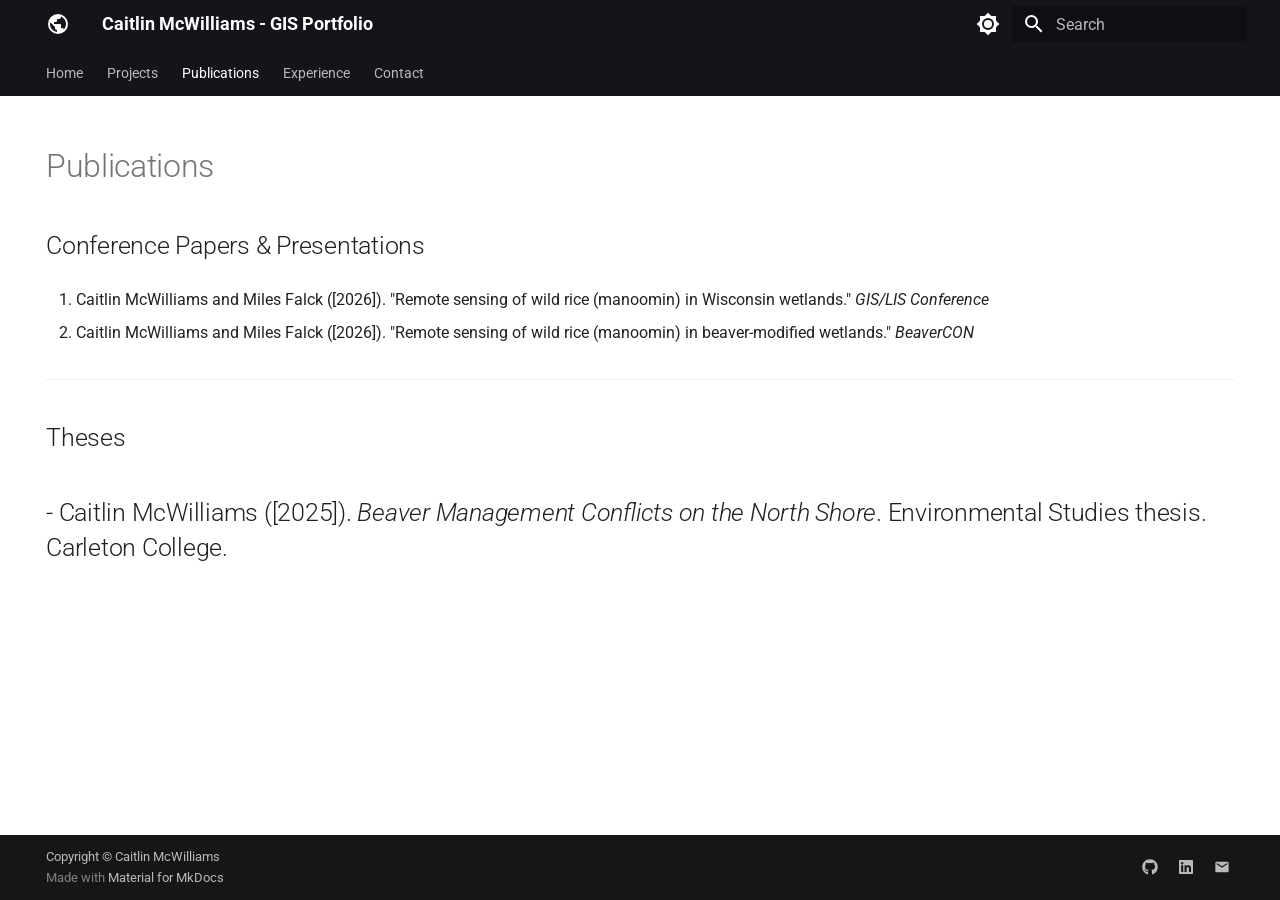
<file: publications/index.html>
<!doctype html>
<html lang="en" class="no-js">
  <head>
    
      <meta charset="utf-8">
      <meta name="viewport" content="width=device-width,initial-scale=1">
      
        <meta name="description" content="Portfolio of Caitlin McWilliams — GIS, Remote Sensing, and Spatial Data Science">
      
      
        <meta name="author" content="Caitlin McWilliams">
      
      
        <link rel="canonical" href="https://lefsey.github.io/publications/">
      
      
        <link rel="prev" href="../projects/">
      
      
        <link rel="next" href="../experience/">
      
      
        
      
      
      <link rel="icon" href="../assets/images/favicon.png">
      <meta name="generator" content="mkdocs-1.6.1, mkdocs-material-9.8.1">
    
    
      
        <title>Publications - Caitlin McWilliams - GIS Portfolio</title>
      
    
    
      <link rel="stylesheet" href="../assets/stylesheets/main.57a0d79d.min.css">
      
        
        <link rel="stylesheet" href="../assets/stylesheets/palette.fb2fffe2.min.css">
      
      


    
    
      
    
    
      
        
        
        <link rel="preconnect" href="https://fonts.gstatic.com" crossorigin>
        <link rel="stylesheet" href="https://fonts.googleapis.com/css?family=Roboto:300,300i,400,400i,700,700i%7CRoboto+Mono:400,400i,700,700i&display=fallback">
        <style>:root{--md-text-font:"Roboto";--md-code-font:"Roboto Mono"}</style>
      
    
    
      <link rel="stylesheet" href="../assets/css/extra.css">
    
    <script>__md_scope=new URL("..",location),__md_hash=e=>[...e].reduce(((e,_)=>(e<<5)-e+_.charCodeAt(0)),0),__md_get=(e,_=localStorage,t=__md_scope)=>JSON.parse(_.getItem(t.pathname+"."+e)),__md_set=(e,_,t=localStorage,a=__md_scope)=>{try{t.setItem(a.pathname+"."+e,JSON.stringify(_))}catch(e){}}</script>
    
      

    
    
  </head>
  
  
    
    
      
    
    
    
    
    <body dir="ltr" data-md-color-scheme="default" data-md-color-primary="black" data-md-color-accent="black">
  
    
    <input class="md-toggle" data-md-toggle="drawer" type="checkbox" id="__drawer" autocomplete="off">
    <input class="md-toggle" data-md-toggle="search" type="checkbox" id="__search" autocomplete="off">
    <label class="md-overlay" for="__drawer"></label>
    <div data-md-component="skip">
      
        
        <a href="#conference-papers-presentations" class="md-skip">
          Skip to content
        </a>
      
    </div>
    <div data-md-component="announce">
      
    </div>
    
    
      

<header class="md-header" data-md-component="header">
  <nav class="md-header__inner md-grid" aria-label="Header">
    <a href=".." title="Caitlin McWilliams - GIS Portfolio" class="md-header__button md-logo" aria-label="Caitlin McWilliams - GIS Portfolio" data-md-component="logo">
      
  
  <svg xmlns="http://www.w3.org/2000/svg" viewBox="0 0 24 24"><path d="M17.9 17.39c-.26-.8-1.01-1.39-1.9-1.39h-1v-3a1 1 0 0 0-1-1H8v-2h2a1 1 0 0 0 1-1V7h2a2 2 0 0 0 2-2v-.41a7.984 7.984 0 0 1 2.9 12.8M11 19.93c-3.95-.49-7-3.85-7-7.93 0-.62.08-1.22.21-1.79L9 15v1a2 2 0 0 0 2 2m1-16A10 10 0 0 0 2 12a10 10 0 0 0 10 10 10 10 0 0 0 10-10A10 10 0 0 0 12 2"/></svg>

    </a>
    <label class="md-header__button md-icon" for="__drawer">
      
      <svg xmlns="http://www.w3.org/2000/svg" viewBox="0 0 24 24"><path d="M3 6h18v2H3zm0 5h18v2H3zm0 5h18v2H3z"/></svg>
    </label>
    <div class="md-header__title" data-md-component="header-title">
      <div class="md-header__ellipsis">
        <div class="md-header__topic">
          <span class="md-ellipsis">
            Caitlin McWilliams - GIS Portfolio
          </span>
        </div>
        <div class="md-header__topic" data-md-component="header-topic">
          <span class="md-ellipsis">
            
              Publications
            
          </span>
        </div>
      </div>
    </div>
    
      
        <form class="md-header__option" data-md-component="palette">
  
    
    
    
    <input class="md-option" data-md-color-media="" data-md-color-scheme="default" data-md-color-primary="black" data-md-color-accent="black"  aria-label="Switch to dark mode"  type="radio" name="__palette" id="__palette_0">
    
      <label class="md-header__button md-icon" title="Switch to dark mode" for="__palette_1" hidden>
        <svg xmlns="http://www.w3.org/2000/svg" viewBox="0 0 24 24"><path d="M12 8a4 4 0 0 0-4 4 4 4 0 0 0 4 4 4 4 0 0 0 4-4 4 4 0 0 0-4-4m0 10a6 6 0 0 1-6-6 6 6 0 0 1 6-6 6 6 0 0 1 6 6 6 6 0 0 1-6 6m8-9.31V4h-4.69L12 .69 8.69 4H4v4.69L.69 12 4 15.31V20h4.69L12 23.31 15.31 20H20v-4.69L23.31 12z"/></svg>
      </label>
    
  
    
    
    
    <input class="md-option" data-md-color-media="" data-md-color-scheme="slate" data-md-color-primary="grey" data-md-color-accent="grey"  aria-label="Switch to light mode"  type="radio" name="__palette" id="__palette_1">
    
      <label class="md-header__button md-icon" title="Switch to light mode" for="__palette_0" hidden>
        <svg xmlns="http://www.w3.org/2000/svg" viewBox="0 0 24 24"><path d="M12 18c-.89 0-1.74-.2-2.5-.55C11.56 16.5 13 14.42 13 12s-1.44-4.5-3.5-5.45C10.26 6.2 11.11 6 12 6a6 6 0 0 1 6 6 6 6 0 0 1-6 6m8-9.31V4h-4.69L12 .69 8.69 4H4v4.69L.69 12 4 15.31V20h4.69L12 23.31 15.31 20H20v-4.69L23.31 12z"/></svg>
      </label>
    
  
</form>
      
    
    
      <script>var palette=__md_get("__palette");if(palette&&palette.color){if("(prefers-color-scheme)"===palette.color.media){var media=matchMedia("(prefers-color-scheme: light)"),input=document.querySelector(media.matches?"[data-md-color-media='(prefers-color-scheme: light)']":"[data-md-color-media='(prefers-color-scheme: dark)']");palette.color.media=input.getAttribute("data-md-color-media"),palette.color.scheme=input.getAttribute("data-md-color-scheme"),palette.color.primary=input.getAttribute("data-md-color-primary"),palette.color.accent=input.getAttribute("data-md-color-accent")}for(var[key,value]of Object.entries(palette.color))document.body.setAttribute("data-md-color-"+key,value)}</script>
    
    
    
      
      
        <label class="md-header__button md-icon" for="__search">
          
          <svg xmlns="http://www.w3.org/2000/svg" viewBox="0 0 24 24"><path d="M9.5 3A6.5 6.5 0 0 1 16 9.5c0 1.61-.59 3.09-1.56 4.23l.27.27h.79l5 5-1.5 1.5-5-5v-.79l-.27-.27A6.52 6.52 0 0 1 9.5 16 6.5 6.5 0 0 1 3 9.5 6.5 6.5 0 0 1 9.5 3m0 2C7 5 5 7 5 9.5S7 14 9.5 14 14 12 14 9.5 12 5 9.5 5"/></svg>
        </label>
        <div class="md-search" data-md-component="search" role="dialog">
  <label class="md-search__overlay" for="__search"></label>
  <div class="md-search__inner" role="search">
    <form class="md-search__form" name="search">
      <input type="text" class="md-search__input" name="query" aria-label="Search" placeholder="Search" autocapitalize="off" autocorrect="off" autocomplete="off" spellcheck="false" data-md-component="search-query" required>
      <label class="md-search__icon md-icon" for="__search">
        
        <svg xmlns="http://www.w3.org/2000/svg" viewBox="0 0 24 24"><path d="M9.5 3A6.5 6.5 0 0 1 16 9.5c0 1.61-.59 3.09-1.56 4.23l.27.27h.79l5 5-1.5 1.5-5-5v-.79l-.27-.27A6.52 6.52 0 0 1 9.5 16 6.5 6.5 0 0 1 3 9.5 6.5 6.5 0 0 1 9.5 3m0 2C7 5 5 7 5 9.5S7 14 9.5 14 14 12 14 9.5 12 5 9.5 5"/></svg>
        
        <svg xmlns="http://www.w3.org/2000/svg" viewBox="0 0 24 24"><path d="M20 11v2H8l5.5 5.5-1.42 1.42L4.16 12l7.92-7.92L13.5 5.5 8 11z"/></svg>
      </label>
      <nav class="md-search__options" aria-label="Search">
        
        <button type="reset" class="md-search__icon md-icon" title="Clear" aria-label="Clear" tabindex="-1">
          
          <svg xmlns="http://www.w3.org/2000/svg" viewBox="0 0 24 24"><path d="M19 6.41 17.59 5 12 10.59 6.41 5 5 6.41 10.59 12 5 17.59 6.41 19 12 13.41 17.59 19 19 17.59 13.41 12z"/></svg>
        </button>
      </nav>
      
    </form>
    <div class="md-search__output">
      <div class="md-search__scrollwrap" tabindex="0" data-md-scrollfix>
        <div class="md-search-result" data-md-component="search-result">
          <div class="md-search-result__meta">
            Initializing search
          </div>
          <ol class="md-search-result__list" role="presentation"></ol>
        </div>
      </div>
    </div>
  </div>
</div>
      
    
    
  </nav>
  
</header>
    
    <div class="md-container" data-md-component="container">
      
      
        
          
            
<nav class="md-tabs" aria-label="Tabs" data-md-component="tabs">
  <div class="md-grid">
    <ul class="md-tabs__list">
      
        
  
  
  
  
    <li class="md-tabs__item">
      <a href=".." class="md-tabs__link">
        
  
  
    
  
  Home

      </a>
    </li>
  

      
        
  
  
  
  
    <li class="md-tabs__item">
      <a href="../projects/" class="md-tabs__link">
        
  
  
    
  
  Projects

      </a>
    </li>
  

      
        
  
  
  
    
  
  
    <li class="md-tabs__item md-tabs__item--active">
      <a href="./" class="md-tabs__link">
        
  
  
    
  
  Publications

      </a>
    </li>
  

      
        
  
  
  
  
    <li class="md-tabs__item">
      <a href="../experience/" class="md-tabs__link">
        
  
  
    
  
  Experience

      </a>
    </li>
  

      
        
  
  
  
  
    <li class="md-tabs__item">
      <a href="../contact/" class="md-tabs__link">
        
  
  
    
  
  Contact

      </a>
    </li>
  

      
    </ul>
  </div>
</nav>
          
        
      
      <main class="md-main" data-md-component="main">
        <div class="md-main__inner md-grid">
          
            
              
                
              
              <div class="md-sidebar md-sidebar--primary" data-md-component="sidebar" data-md-type="navigation" hidden>
                <div class="md-sidebar__scrollwrap">
                  <div class="md-sidebar__inner">
                    


  


<nav class="md-nav md-nav--primary md-nav--lifted" aria-label="Navigation" data-md-level="0">
  <label class="md-nav__title" for="__drawer">
    <a href=".." title="Caitlin McWilliams - GIS Portfolio" class="md-nav__button md-logo" aria-label="Caitlin McWilliams - GIS Portfolio" data-md-component="logo">
      
  
  <svg xmlns="http://www.w3.org/2000/svg" viewBox="0 0 24 24"><path d="M17.9 17.39c-.26-.8-1.01-1.39-1.9-1.39h-1v-3a1 1 0 0 0-1-1H8v-2h2a1 1 0 0 0 1-1V7h2a2 2 0 0 0 2-2v-.41a7.984 7.984 0 0 1 2.9 12.8M11 19.93c-3.95-.49-7-3.85-7-7.93 0-.62.08-1.22.21-1.79L9 15v1a2 2 0 0 0 2 2m1-16A10 10 0 0 0 2 12a10 10 0 0 0 10 10 10 10 0 0 0 10-10A10 10 0 0 0 12 2"/></svg>

    </a>
    Caitlin McWilliams - GIS Portfolio
  </label>
  
  <ul class="md-nav__list" data-md-scrollfix>
    
      
      
  
  
  
  
    <li class="md-nav__item">
      <a href=".." class="md-nav__link">
        
  
  
  <span class="md-ellipsis">
    
  
    Home
  

    
  </span>
  
  

      </a>
    </li>
  

    
      
      
  
  
  
  
    <li class="md-nav__item">
      <a href="../projects/" class="md-nav__link">
        
  
  
  <span class="md-ellipsis">
    
  
    Projects
  

    
  </span>
  
  

      </a>
    </li>
  

    
      
      
  
  
    
  
  
  
    <li class="md-nav__item md-nav__item--active">
      
      <input class="md-nav__toggle md-toggle" type="checkbox" id="__toc">
      
      
      
        <label class="md-nav__link md-nav__link--active" for="__toc">
          
  
  
  <span class="md-ellipsis">
    
  
    Publications
  

    
  </span>
  
  

          <span class="md-nav__icon md-icon"></span>
        </label>
      
      <a href="./" class="md-nav__link md-nav__link--active">
        
  
  
  <span class="md-ellipsis">
    
  
    Publications
  

    
  </span>
  
  

      </a>
      
        

<nav class="md-nav md-nav--secondary" aria-label="Table of contents">
  
  
  
  
    <label class="md-nav__title" for="__toc">
      <span class="md-nav__icon md-icon"></span>
      Table of contents
    </label>
    <ul class="md-nav__list" data-md-component="toc" data-md-scrollfix>
      
        <li class="md-nav__item">
  <a href="#conference-papers-presentations" class="md-nav__link">
    <span class="md-ellipsis">
      
        Conference Papers &amp; Presentations
      
    </span>
  </a>
  
</li>
      
        <li class="md-nav__item">
  <a href="#theses" class="md-nav__link">
    <span class="md-ellipsis">
      
        Theses
      
    </span>
  </a>
  
</li>
      
        <li class="md-nav__item">
  <a href="#-caitlin-mcwilliams-2025-beaver-management-conflicts-on-the-north-shore-environmental-studies-thesis-carleton-college" class="md-nav__link">
    <span class="md-ellipsis">
      
        - Caitlin McWilliams ([2025]). Beaver Management Conflicts on the North Shore. Environmental Studies thesis. Carleton College.
      
    </span>
  </a>
  
</li>
      
    </ul>
  
</nav>
      
    </li>
  

    
      
      
  
  
  
  
    <li class="md-nav__item">
      <a href="../experience/" class="md-nav__link">
        
  
  
  <span class="md-ellipsis">
    
  
    Experience
  

    
  </span>
  
  

      </a>
    </li>
  

    
      
      
  
  
  
  
    <li class="md-nav__item">
      <a href="../contact/" class="md-nav__link">
        
  
  
  <span class="md-ellipsis">
    
  
    Contact
  

    
  </span>
  
  

      </a>
    </li>
  

    
  </ul>
</nav>
                  </div>
                </div>
              </div>
            
            
              
                
              
              <div class="md-sidebar md-sidebar--secondary" data-md-component="sidebar" data-md-type="toc" hidden>
                <div class="md-sidebar__scrollwrap">
                  <div class="md-sidebar__inner">
                    

<nav class="md-nav md-nav--secondary" aria-label="Table of contents">
  
  
  
  
    <label class="md-nav__title" for="__toc">
      <span class="md-nav__icon md-icon"></span>
      Table of contents
    </label>
    <ul class="md-nav__list" data-md-component="toc" data-md-scrollfix>
      
        <li class="md-nav__item">
  <a href="#conference-papers-presentations" class="md-nav__link">
    <span class="md-ellipsis">
      
        Conference Papers &amp; Presentations
      
    </span>
  </a>
  
</li>
      
        <li class="md-nav__item">
  <a href="#theses" class="md-nav__link">
    <span class="md-ellipsis">
      
        Theses
      
    </span>
  </a>
  
</li>
      
        <li class="md-nav__item">
  <a href="#-caitlin-mcwilliams-2025-beaver-management-conflicts-on-the-north-shore-environmental-studies-thesis-carleton-college" class="md-nav__link">
    <span class="md-ellipsis">
      
        - Caitlin McWilliams ([2025]). Beaver Management Conflicts on the North Shore. Environmental Studies thesis. Carleton College.
      
    </span>
  </a>
  
</li>
      
    </ul>
  
</nav>
                  </div>
                </div>
              </div>
            
          
          
            <div class="md-content" data-md-component="content">
              
              <article class="md-content__inner md-typeset">
                
                  
  




  <h1>Publications</h1>

<h2 id="conference-papers-presentations">Conference Papers &amp; Presentations</h2>
<ol>
<li>
<p>Caitlin McWilliams and Miles Falck ([2026]). "Remote sensing of wild rice (manoomin) in Wisconsin wetlands." <em>GIS/LIS Conference</em></p>
</li>
<li>
<p>Caitlin McWilliams and Miles Falck ([2026]). "Remote sensing of wild rice (manoomin) in beaver-modified wetlands." <em>BeaverCON</em></p>
</li>
</ol>
<hr />
<h2 id="theses">Theses</h2>
<h2 id="-caitlin-mcwilliams-2025-beaver-management-conflicts-on-the-north-shore-environmental-studies-thesis-carleton-college">- Caitlin McWilliams ([2025]). <em>Beaver Management Conflicts on the North Shore</em>. Environmental Studies thesis. Carleton College.</h2>







  
  




  



                
              </article>
            </div>
          
          
<script>var target=document.getElementById(location.hash.slice(1));target&&target.name&&(target.checked=target.name.startsWith("__tabbed_"))</script>
        </div>
        
          <button type="button" class="md-top md-icon" data-md-component="top" hidden>
  
  <svg xmlns="http://www.w3.org/2000/svg" viewBox="0 0 24 24"><path d="M13 20h-2V8l-5.5 5.5-1.42-1.42L12 4.16l7.92 7.92-1.42 1.42L13 8z"/></svg>
  Back to top
</button>
        
      </main>
      
        <footer class="md-footer">
  
  <div class="md-footer-meta md-typeset">
    <div class="md-footer-meta__inner md-grid">
      <div class="md-copyright">
  
    <div class="md-copyright__highlight">
      Copyright &copy; Caitlin McWilliams
    </div>
  
  
    Made with
    <a href="https://squidfunk.github.io/mkdocs-material/" target="_blank" rel="noopener">
      Material for MkDocs
    </a>
  
</div>
      
        
<div class="md-social">
  
    
    
    
    
      
      
    
    <a href="https://github.com/lefsey" target="_blank" rel="noopener" title="github.com" class="md-social__link">
      <svg xmlns="http://www.w3.org/2000/svg" viewBox="0 0 512 512"><!--! Font Awesome Free 7.1.0 by @fontawesome - https://fontawesome.com License - https://fontawesome.com/license/free (Icons: CC BY 4.0, Fonts: SIL OFL 1.1, Code: MIT License) Copyright 2025 Fonticons, Inc.--><path d="M173.9 397.4c0 2-2.3 3.6-5.2 3.6-3.3.3-5.6-1.3-5.6-3.6 0-2 2.3-3.6 5.2-3.6 3-.3 5.6 1.3 5.6 3.6m-31.1-4.5c-.7 2 1.3 4.3 4.3 4.9 2.6 1 5.6 0 6.2-2s-1.3-4.3-4.3-5.2c-2.6-.7-5.5.3-6.2 2.3m44.2-1.7c-2.9.7-4.9 2.6-4.6 4.9.3 2 2.9 3.3 5.9 2.6 2.9-.7 4.9-2.6 4.6-4.6-.3-1.9-3-3.2-5.9-2.9M252.8 8C114.1 8 8 113.3 8 252c0 110.9 69.8 205.8 169.5 239.2 12.8 2.3 17.3-5.6 17.3-12.1 0-6.2-.3-40.4-.3-61.4 0 0-70 15-84.7-29.8 0 0-11.4-29.1-27.8-36.6 0 0-22.9-15.7 1.6-15.4 0 0 24.9 2 38.6 25.8 21.9 38.6 58.6 27.5 72.9 20.9 2.3-16 8.8-27.1 16-33.7-55.9-6.2-112.3-14.3-112.3-110.5 0-27.5 7.6-41.3 23.6-58.9-2.6-6.5-11.1-33.3 2.6-67.9 20.9-6.5 69 27 69 27 20-5.6 41.5-8.5 62.8-8.5s42.8 2.9 62.8 8.5c0 0 48.1-33.6 69-27 13.7 34.7 5.2 61.4 2.6 67.9 16 17.7 25.8 31.5 25.8 58.9 0 96.5-58.9 104.2-114.8 110.5 9.2 7.9 17 22.9 17 46.4 0 33.7-.3 75.4-.3 83.6 0 6.5 4.6 14.4 17.3 12.1C436.2 457.8 504 362.9 504 252 504 113.3 391.5 8 252.8 8M105.2 352.9c-1.3 1-1 3.3.7 5.2 1.6 1.6 3.9 2.3 5.2 1 1.3-1 1-3.3-.7-5.2-1.6-1.6-3.9-2.3-5.2-1m-10.8-8.1c-.7 1.3.3 2.9 2.3 3.9 1.6 1 3.6.7 4.3-.7.7-1.3-.3-2.9-2.3-3.9-2-.6-3.6-.3-4.3.7m32.4 35.6c-1.6 1.3-1 4.3 1.3 6.2 2.3 2.3 5.2 2.6 6.5 1 1.3-1.3.7-4.3-1.3-6.2-2.2-2.3-5.2-2.6-6.5-1m-11.4-14.7c-1.6 1-1.6 3.6 0 5.9s4.3 3.3 5.6 2.3c1.6-1.3 1.6-3.9 0-6.2-1.4-2.3-4-3.3-5.6-2"/></svg>
    </a>
  
    
    
    
    
      
      
    
    <a href="https://linkedin.com/in/caitlin-mcwilliams-5a1851229" target="_blank" rel="noopener" title="linkedin.com" class="md-social__link">
      <svg xmlns="http://www.w3.org/2000/svg" viewBox="0 0 448 512"><!--! Font Awesome Free 7.1.0 by @fontawesome - https://fontawesome.com License - https://fontawesome.com/license/free (Icons: CC BY 4.0, Fonts: SIL OFL 1.1, Code: MIT License) Copyright 2025 Fonticons, Inc.--><path d="M416 32H31.9C14.3 32 0 46.5 0 64.3v383.4C0 465.5 14.3 480 31.9 480H416c17.6 0 32-14.5 32-32.3V64.3c0-17.8-14.4-32.3-32-32.3M135.4 416H69V202.2h66.5V416zM102.2 96a38.5 38.5 0 1 1 0 77 38.5 38.5 0 1 1 0-77m282.1 320h-66.4V312c0-24.8-.5-56.7-34.5-56.7-34.6 0-39.9 27-39.9 54.9V416h-66.4V202.2h63.7v29.2h.9c8.9-16.8 30.6-34.5 62.9-34.5 67.2 0 79.7 44.3 79.7 101.9z"/></svg>
    </a>
  
    
    
    
    
    <a href="mailto:caitlin.b.mcwilliams@gmail.com" target="_blank" rel="noopener" title="" class="md-social__link">
      <svg xmlns="http://www.w3.org/2000/svg" viewBox="0 0 24 24"><path d="m20 8-8 5-8-5V6l8 5 8-5m0-2H4c-1.11 0-2 .89-2 2v12a2 2 0 0 0 2 2h16a2 2 0 0 0 2-2V6a2 2 0 0 0-2-2"/></svg>
    </a>
  
</div>
      
    </div>
  </div>
</footer>
      
    </div>
    <div class="md-dialog" data-md-component="dialog">
      <div class="md-dialog__inner md-typeset"></div>
    </div>
    
    
    
      
      
      <script id="__config" type="application/json">{"annotate": null, "base": "..", "features": ["navigation.tabs", "navigation.top", "content.code.copy"], "search": "../assets/javascripts/workers/search.a7633da7.min.js", "tags": null, "translations": {"clipboard.copied": "Copied to clipboard", "clipboard.copy": "Copy to clipboard", "search.result.more.one": "1 more on this page", "search.result.more.other": "# more on this page", "search.result.none": "No matching documents", "search.result.one": "1 matching document", "search.result.other": "# matching documents", "search.result.placeholder": "Type to start searching", "search.result.term.missing": "Missing", "select.version": "Select version"}, "version": null}</script>
    
    
      <script src="../assets/javascripts/bundle.a5f9d56c.min.js"></script>
      
    
  <script data-mkdocs-jupyter-mathjax="{&quot;url&quot;: &quot;https://cdn.jsdelivr.net/npm/mathjax@4.1.3/tex-mml-chtml.js&quot;, &quot;version&quot;: 4}">
/* Shared by full pages and Material's instant navigation. */
(() => {
  const config = JSON.parse(document.currentScript.dataset.mkdocsJupyterMathjax);
  if (window.mkdocsJupyterMathJax) return;

  let loading;
  let queue = Promise.resolve();
  let previous = [];

  const ready = async () => {
    if (!loading) {
      loading = (async () => {
        let math = window.MathJax;
        if (!math?.typesetPromise) {
          const url = new URL(config.url, document.baseURI).href;
          const existing = Array.from(document.scripts).find(script =>
            script.src && (script.src === url || script.id === 'MathJax-script' ||
              (/mathjax/i.test(script.src) &&
               /\/(?:MathJax|latest|(?:tex|mml)(?:-mml)?-(?:chtml|svg))\.js(?:[?#]|$)/i.test(script.src))));
          if (existing) {
            if (!math?.startup?.promise) {
              await new Promise((resolve, reject) => {
                existing.addEventListener('load', resolve, { once: true });
                existing.addEventListener('error', reject, { once: true });
              });
            }
          } else {
            // Keep site macros, delimiters and startup hooks when supplied.
            const options = math || {};
            window.MathJax = {
              ...options,
              loader: {
                ...options.loader,
                load: Array.from(new Set(['ui/safe', ...(options.loader?.load || [])]))
              },
              startup: { typeset: false, ...options.startup },
              tex: {
                tags: 'ams',
                useLabelIds: true,
                inlineMath: [['$', '$'], ['\\(', '\\)']],
                displayMath: [['$$', '$$'], ['\\[', '\\]']],
                processEscapes: true,
                processEnvironments: true,
                ...options.tex
              }
            };
            await new Promise((resolve, reject) => {
              const script = document.createElement('script');
              script.src = config.url;
              script.id = 'MathJax-script';
              script.async = true;
              script.onload = resolve;
              script.onerror = reject;
              document.head.appendChild(script);
            });
          }
        }
        math = window.MathJax;
        await math.startup.promise;
        return math;
      })();
    }
    const math = await loading;
    // A site owner can extend the v3 queue again on each navigation.
    await math.startup.promise;
    return math;
  };

  const unrendered = node => {
    if (node.matches('mjx-container')) return [];
    if (!node.querySelector('mjx-container')) return [node];
    // In v3, scanning generated assistive MathML again produces nested output.
    return Array.from(node.children).flatMap(unrendered);
  };

  const refresh = () => {
    // A separate chain also serializes v3, without changing v4's startup promise.
    queue = queue.then(async () => {
      const notebooks = Array.from(document.querySelectorAll('.jupyter-wrapper'));
      if (!notebooks.length && !previous.length) return;
      if (notebooks.length === previous.length &&
          notebooks.every((node, index) => node === previous[index])) return;
      const math = await ready();
      if (previous.length) {
        math.typesetClear(previous);
        math.texReset();
      }
      previous = notebooks.filter(node => node.isConnected);
      const pending = previous.flatMap(unrendered);
      if (pending.length) await math.typesetPromise(pending);
    }).catch(error => console.error('mkdocs-jupyter: MathJax rendering failed', error));
    return queue;
  };

  window.mkdocsJupyterMathJax = { refresh };
  const start = () => {
    if (typeof document$ !== 'undefined') document$.subscribe(refresh);
    else refresh();
  };
  // Theme bundles and user-provided MathJax scripts can follow notebook content.
  if (document.readyState === 'loading') {
    document.addEventListener('DOMContentLoaded', start, { once: true });
  } else start();
})();

</script>
</body>
</html>
</file>
<file: assets/css/extra.css>
/* Profile photo on the Home page */
.md-typeset .profile-photo {
  border-radius: 50%;
  width: 160px;
  height: 160px;
  object-fit: cover;
  object-position: 35% 55%;
  display: block;
  margin: 0 auto 0.75rem auto;
}

/* Hero section on the Home page */
.hero {
  text-align: center;
  padding: 1rem 1rem 1.25rem 1rem;
  background: #cbd5e1;
  border-radius: 8px;
}

[data-md-color-scheme="slate"] .hero {
  background: grey;
}

.hero h1 {
  margin-top: 0.25rem;
  margin-bottom: 0.25rem;
}

.hero p {
  margin-top: 0;
  margin-bottom: 0.25rem;
}

.hero + hr {
  margin-top: 0.5rem;
}

/* About Me section on the Home page */
.about-section {
  display: flex;
  gap: 2rem;
  align-items: center;
}

.about-text {
  flex: 1;
}

.about-image {
  flex: 0 0 auto;
}

.about-image img {
  width: 225px;
  border-radius: 8px;
  display: block;
}

@media (max-width: 600px) {
  .about-section {
    flex-direction: column;
  }
  .about-image img {
    width: 100%;
  }
}

/* Timeline on the Experience page */
.timeline {
  padding-left: 1.75rem;
  border-left: 3px solid var(--md-primary-fg-color--light);
}

.timeline-entry {
  position: relative;
  margin-bottom: 1.75rem;
}

.timeline-entry::before {
  content: '';
  position: absolute;
  left: -2.2rem;
  top: 0.45rem;
  width: 0.9rem;
  height: 0.9rem;
  border-radius: 50%;
  background-color: var(--md-primary-fg-color);
  border: 2px solid var(--md-default-bg-color);
}

.timeline-entry h3 {
  margin-top: 0;
}

/* Skills grid cards on the Home page */
.md-typeset .grid.cards > ul > li {
  background-color: #f0f7ff;
}

[data-md-color-scheme="slate"] .md-typeset .grid.cards > ul > li {
  background: grey;
}

/* Project cards on the Projects gallery page */
.project-card {
  border: 1px solid var(--md-default-fg-color--lightest);
  border-radius: 8px;
  padding: 1rem;
  background-color: #f0f7ff;
  transition: box-shadow 0.2s;
}

[data-md-color-scheme="slate"] .project-card {
  background: grey;
}


.project-card:hover {
  box-shadow: 0 4px 16px rgba(0, 0, 0, 0.12);
}

[data-md-color-scheme="slate"] .project-card:hover {
  box-shadow: 0 4px 16px white;
}

.project-card img {
  width: 100%;
  height: 180px;
  object-fit: cover;
  border-radius: 4px;
  margin-bottom: 0.75rem;
}
</file>
<file: assets/stylesheets/main.57a0d79d.min.css>
@charset "UTF-8";html{box-sizing:border-box;-webkit-text-size-adjust:none;-moz-text-size-adjust:none;text-size-adjust:none}*,:after,:before{box-sizing:inherit}@media(prefers-reduced-motion){*,:after,:before{transition:none!important}}body{margin:0;-webkit-font-smoothing:antialiased;-moz-osx-font-smoothing:grayscale;--md-text-font-family:var(--md-text-font, _),
    -apple-system, BlinkMacSystemFont, Helvetica, Arial, sans-serif;--md-code-font-family:var(--md-code-font, _),
    SFMono-Regular, Consolas, Menlo, monospace}.md-typeset code:not(.focus-visible),a,button,input,label{-webkit-tap-highlight-color:transparent}a{color:inherit;text-decoration:none}hr{box-sizing:initial;display:block;height:.05rem;padding:0;overflow:visible;border:0}small{font-size:80%}sub,sup{line-height:1em}img{border-style:none}table{border-spacing:0;border-collapse:initial}td,th{font-weight:400;vertical-align:top}button{padding:0;margin:0;font-family:inherit;font-size:inherit;background:#0000;border:0}input{border:0;outline:none}:root{--md-primary-fg-color:#4051b5;--md-primary-fg-color--light:#5d6cc0;--md-primary-fg-color--dark:#303fa1;--md-primary-bg-color:#fff;--md-primary-bg-color--light:#ffffffb3;--md-accent-fg-color:#526cfe;--md-accent-fg-color--transparent:#526cfe1a;--md-accent-bg-color:#fff;--md-accent-bg-color--light:#ffffffb3;--md-typeset-table-sort-icon:url("data:image/svg+xml;charset=utf-8,<svg xmlns='http://www.w3.org/2000/svg' viewBox='0 0 24 24'><path d='m18 21-4-4h3V7h-3l4-4 4 4h-3v10h3M2 19v-2h10v2M2 13v-2h7v2M2 7V5h4v2z'/></svg>");--md-typeset-table-sort-icon--asc:url("data:image/svg+xml;charset=utf-8,<svg xmlns='http://www.w3.org/2000/svg' viewBox='0 0 24 24'><path d='M19 17h3l-4 4-4-4h3V3h2M2 17h10v2H2M6 5v2H2V5m0 6h7v2H2z'/></svg>");--md-typeset-table-sort-icon--desc:url("data:image/svg+xml;charset=utf-8,<svg xmlns='http://www.w3.org/2000/svg' viewBox='0 0 24 24'><path d='M19 7h3l-4-4-4 4h3v14h2M2 17h10v2H2M6 5v2H2V5m0 6h7v2H2z'/></svg>")}[data-md-color-scheme=default]{color-scheme:light}[data-md-color-scheme=default] img[src$="#gh-dark-mode-only"],[data-md-color-scheme=default] img[src$="#only-dark"]{display:none}:root,[data-md-color-scheme=default]{--md-hue:225deg;--md-default-fg-color:#000000de;--md-default-fg-color--light:#0000008a;--md-default-fg-color--lighter:#00000052;--md-default-fg-color--lightest:#00000012;--md-default-bg-color:#fff;--md-default-bg-color--light:#ffffffb3;--md-default-bg-color--lighter:#ffffff4d;--md-default-bg-color--lightest:#ffffff1f;--md-code-fg-color:#36464e;--md-code-bg-color:#f5f5f5;--md-code-bg-color--light:#f5f5f5b3;--md-code-bg-color--lighter:#f5f5f54d;--md-code-hl-color:#4287ff;--md-code-hl-color--light:#4287ff1a;--md-code-hl-number-color:#d52a2a;--md-code-hl-special-color:#db1457;--md-code-hl-function-color:#a846b9;--md-code-hl-constant-color:#6e59d9;--md-code-hl-keyword-color:#3f6ec6;--md-code-hl-string-color:#1c7d4d;--md-code-hl-name-color:var(--md-code-fg-color);--md-code-hl-operator-color:var(--md-default-fg-color--light);--md-code-hl-punctuation-color:var(--md-default-fg-color--light);--md-code-hl-comment-color:var(--md-default-fg-color--light);--md-code-hl-generic-color:var(--md-default-fg-color--light);--md-code-hl-variable-color:var(--md-default-fg-color--light);--md-typeset-color:var(--md-default-fg-color);--md-typeset-a-color:var(--md-primary-fg-color);--md-typeset-del-color:#f5503d26;--md-typeset-ins-color:#0bd57026;--md-typeset-kbd-color:#fafafa;--md-typeset-kbd-accent-color:#fff;--md-typeset-kbd-border-color:#b8b8b8;--md-typeset-mark-color:#ffff0080;--md-typeset-table-color:#0000001f;--md-typeset-table-color--light:#00000009;--md-admonition-fg-color:var(--md-default-fg-color);--md-admonition-bg-color:var(--md-default-bg-color);--md-warning-fg-color:#000000de;--md-warning-bg-color:#ff9;--md-footer-fg-color:#fff;--md-footer-fg-color--light:#ffffffb3;--md-footer-fg-color--lighter:#ffffff73;--md-footer-bg-color:#000000de;--md-footer-bg-color--dark:#00000052;--md-shadow-z1:0 0.2rem 0.5rem #0000000d,
    0 0 0.05rem #0000001a;--md-shadow-z2:0 0.2rem 0.5rem #0000001a,
    0 0 0.05rem #00000040;--md-shadow-z3:0 0.2rem 0.5rem #0003,
    0 0 0.05rem #00000059}.md-icon svg{display:block;width:1.2rem;height:1.2rem;fill:currentcolor}aside,body,input{font-family:var(--md-text-font-family);font-feature-settings:"kern","liga";color:var(--md-typeset-color)}code,kbd,pre{font-family:var(--md-code-font-family);font-feature-settings:"kern"}.md-typeset{font-size:.8rem;line-height:1.6;overflow-wrap:break-word;-webkit-print-color-adjust:exact;color-adjust:exact}@media print{.md-typeset{font-size:.68rem}.md-typeset code,.md-typeset kbd,.md-typeset pre{white-space:pre-wrap}}.md-typeset blockquote,.md-typeset dl,.md-typeset figure,.md-typeset ol,.md-typeset pre,.md-typeset ul{margin-top:1em;margin-bottom:1em}.md-typeset h1{margin:0 0 1.25em;font-size:2em;line-height:1.3;color:var(--md-default-fg-color--light)}.md-typeset h1,.md-typeset h2{font-weight:300;letter-spacing:-.01em}.md-typeset h2{margin:1.6em 0 .64em;font-size:1.5625em;line-height:1.4}.md-typeset h3{margin:1.6em 0 .8em;font-size:1.25em;font-weight:400;line-height:1.5;letter-spacing:-.01em}.md-typeset h2+h3{margin-top:.8em}.md-typeset h4{margin:1em 0;font-weight:700;letter-spacing:-.01em}.md-typeset h5,.md-typeset h6{margin:1.25em 0;font-size:.8em;font-weight:700;color:var(--md-default-fg-color--light);letter-spacing:-.01em}.md-typeset h5{text-transform:uppercase}.md-typeset h5 code{text-transform:none}.md-typeset hr{display:flow-root;margin:1.5em 0;border-bottom:.05rem solid var(--md-default-fg-color--lightest)}.md-typeset a{color:var(--md-typeset-a-color);word-break:break-word}.md-typeset a,.md-typeset a:before{transition:color 125ms}.md-typeset a:focus,.md-typeset a:hover{color:var(--md-accent-fg-color)}.md-typeset a:focus code,.md-typeset a:hover code{color:var(--md-accent-fg-color);background-color:var(--md-accent-fg-color--transparent)}.md-typeset a code{color:var(--md-typeset-a-color)}.md-typeset a.focus-visible{outline-color:var(--md-accent-fg-color);outline-offset:.2rem}.md-typeset code,.md-typeset kbd,.md-typeset pre{font-variant-ligatures:none;color:var(--md-code-fg-color);direction:ltr;transition:background-color 125ms}.md-typeset code{padding:0 .2941176471em;font-size:.85em;word-break:break-word;background-color:var(--md-code-bg-color);border-radius:.1rem;-webkit-box-decoration-break:clone;box-decoration-break:clone;transition:color 125ms,background-color 125ms}.md-typeset code:not(.focus-visible){outline:none}.md-typeset pre{position:relative;display:flow-root;line-height:1.4}.md-typeset pre>code{display:block;padding:.7720588235em 1.1764705882em;margin:0;overflow:auto;word-break:normal;touch-action:auto;scrollbar-color:var(--md-default-fg-color--lighter) #0000;scrollbar-width:thin;outline-color:var(--md-accent-fg-color);box-shadow:none;-webkit-box-decoration-break:slice;box-decoration-break:slice}.md-typeset pre>code:hover{scrollbar-color:var(--md-accent-fg-color) #0000}.md-typeset pre>code::-webkit-scrollbar{width:.2rem;height:.2rem}.md-typeset pre>code::-webkit-scrollbar-thumb{background-color:var(--md-default-fg-color--lighter)}.md-typeset pre>code::-webkit-scrollbar-thumb:hover{background-color:var(--md-accent-fg-color)}.md-typeset kbd{display:inline-block;padding:0 .6666666667em;font-size:.75em;color:var(--md-default-fg-color);word-break:break-word;vertical-align:text-top;background-color:var(--md-typeset-kbd-color);border-radius:.1rem;box-shadow:0 .1rem 0 .05rem var(--md-typeset-kbd-border-color),0 .1rem 0 var(--md-typeset-kbd-border-color),0 -.1rem .2rem var(--md-typeset-kbd-accent-color) inset}.md-typeset mark{color:inherit;word-break:break-word;background-color:var(--md-typeset-mark-color);-webkit-box-decoration-break:clone;box-decoration-break:clone}.md-typeset abbr{text-decoration:none;cursor:help}.md-typeset [data-preview],.md-typeset abbr{border-bottom:.05rem dotted var(--md-default-fg-color--light)}.md-typeset small{opacity:.75}[dir=ltr] .md-typeset sub,[dir=ltr] .md-typeset sup{margin-left:.078125em}[dir=rtl] .md-typeset sub,[dir=rtl] .md-typeset sup{margin-right:.078125em}[dir=ltr] .md-typeset blockquote{padding-left:.6rem;border-left:.2rem solid var(--md-default-fg-color--lighter)}[dir=rtl] .md-typeset blockquote{padding-right:.6rem;border-right:.2rem solid var(--md-default-fg-color--lighter)}.md-typeset blockquote{margin-left:0;margin-right:0;color:var(--md-default-fg-color--light)}.md-typeset ul{list-style-type:disc}.md-typeset ul[type]{list-style-type:revert-layer}[dir=ltr] .md-typeset ol,[dir=ltr] .md-typeset ol li ol,[dir=ltr] .md-typeset ol li ul,[dir=ltr] .md-typeset ul,[dir=ltr] .md-typeset ul li ol,[dir=ltr] .md-typeset ul li ul{margin-left:.625em}[dir=rtl] .md-typeset ol,[dir=rtl] .md-typeset ol li ol,[dir=rtl] .md-typeset ol li ul,[dir=rtl] .md-typeset ul,[dir=rtl] .md-typeset ul li ol,[dir=rtl] .md-typeset ul li ul{margin-right:.625em}.md-typeset ol,.md-typeset ul{padding:0}.md-typeset ol:not([hidden]),.md-typeset ul:not([hidden]){display:flow-root}.md-typeset ol ol,.md-typeset ul ol{list-style-type:lower-alpha}.md-typeset ol ol ol,.md-typeset ul ol ol{list-style-type:lower-roman}.md-typeset ol ol ol ol,.md-typeset ul ol ol ol{list-style-type:upper-alpha}.md-typeset ol ol ol ol ol,.md-typeset ul ol ol ol ol{list-style-type:upper-roman}.md-typeset ol[type],.md-typeset ul[type]{list-style-type:revert-layer}[dir=ltr] .md-typeset ol li,[dir=ltr] .md-typeset ul li{margin-left:1.25em}[dir=rtl] .md-typeset ol li,[dir=rtl] .md-typeset ul li{margin-right:1.25em}.md-typeset ol li,.md-typeset ul li{margin-bottom:.5em}.md-typeset ol li blockquote,.md-typeset ol li p,.md-typeset ul li blockquote,.md-typeset ul li p{margin:.5em 0}.md-typeset ol li:last-child,.md-typeset ul li:last-child{margin-bottom:0}.md-typeset ol li ol,.md-typeset ol li ul,.md-typeset ul li ol,.md-typeset ul li ul{margin-top:.5em;margin-bottom:.5em}[dir=ltr] .md-typeset dd{margin-left:1.875em}[dir=rtl] .md-typeset dd{margin-right:1.875em}.md-typeset dd{margin-top:1em;margin-bottom:1.5em}.md-typeset img,.md-typeset svg,.md-typeset video{max-width:100%;height:auto}.md-typeset img[align=left]{margin:1em 1em 1em 0}.md-typeset img[align=right]{margin:1em 0 1em 1em}.md-typeset img[align]:only-child{margin-top:0}.md-typeset figure{display:flow-root;width:fit-content;max-width:100%;margin:1em auto;text-align:center}.md-typeset figure img{display:block;margin:0 auto}.md-typeset figcaption{max-width:24rem;margin:1em auto;font-style:italic}.md-typeset iframe{max-width:100%}.md-typeset table:not([class]){display:inline-block;max-width:100%;overflow:auto;font-size:.64rem;touch-action:auto;background-color:var(--md-default-bg-color);border:.05rem solid var(--md-typeset-table-color);border-radius:.1rem}@media print{.md-typeset table:not([class]){display:table}}.md-typeset table:not([class])+*{margin-top:1.5em}.md-typeset table:not([class]) td>:first-child,.md-typeset table:not([class]) th>:first-child{margin-top:0}.md-typeset table:not([class]) td>:last-child,.md-typeset table:not([class]) th>:last-child{margin-bottom:0}.md-typeset table:not([class]) td:not([align]),.md-typeset table:not([class]) th:not([align]){text-align:left}[dir=rtl] .md-typeset table:not([class]) td:not([align]),[dir=rtl] .md-typeset table:not([class]) th:not([align]){text-align:right}.md-typeset table:not([class]) th{min-width:5rem;padding:.9375em 1.25em;font-weight:700;vertical-align:top}.md-typeset table:not([class]) td{padding:.9375em 1.25em;vertical-align:top;border-top:.05rem solid var(--md-typeset-table-color)}.md-typeset table:not([class]) tbody tr{transition:background-color 125ms}.md-typeset table:not([class]) tbody tr:hover{background-color:var(--md-typeset-table-color--light);box-shadow:0 .05rem 0 var(--md-default-bg-color) inset}.md-typeset table:not([class]) a{word-break:normal}.md-typeset table th[role=columnheader]{cursor:pointer}[dir=ltr] .md-typeset table th[role=columnheader]:after{margin-left:.5em}[dir=rtl] .md-typeset table th[role=columnheader]:after{margin-right:.5em}.md-typeset table th[role=columnheader]:after{display:inline-block;width:1.2em;height:1.2em;vertical-align:text-bottom;content:"";-webkit-mask-image:var(--md-typeset-table-sort-icon);mask-image:var(--md-typeset-table-sort-icon);-webkit-mask-repeat:no-repeat;mask-repeat:no-repeat;-webkit-mask-size:contain;mask-size:contain;transition:background-color 125ms}.md-typeset table th[role=columnheader]:hover:after{background-color:var(--md-default-fg-color--lighter)}.md-typeset table th[role=columnheader][aria-sort=ascending]:after{background-color:var(--md-default-fg-color--light);-webkit-mask-image:var(--md-typeset-table-sort-icon--asc);mask-image:var(--md-typeset-table-sort-icon--asc)}.md-typeset table th[role=columnheader][aria-sort=descending]:after{background-color:var(--md-default-fg-color--light);-webkit-mask-image:var(--md-typeset-table-sort-icon--desc);mask-image:var(--md-typeset-table-sort-icon--desc)}.md-typeset__scrollwrap{margin:1em -.8rem;overflow-x:auto;touch-action:auto}.md-typeset__table{display:inline-block;padding:0 .8rem;margin-bottom:.5em}@media print{.md-typeset__table{display:block}}html .md-typeset__table table{display:table;width:100%;margin:0;overflow:hidden}@media screen and (max-width:44.984375em){.md-content__inner>pre{margin:1em -.8rem}.md-content__inner>pre code{border-radius:0}}.md-typeset .md-author{position:relative;display:block;flex-shrink:0;width:1.6rem;height:1.6rem;overflow:hidden;border-radius:100%;transition:color 125ms,transform 125ms}.md-typeset .md-author img{display:block}.md-typeset .md-author--more{font-size:.6rem;font-weight:700;line-height:1.6rem;color:var(--md-default-fg-color--lighter);text-align:center;background:var(--md-default-fg-color--lightest)}.md-typeset .md-author--long{width:2.4rem;height:2.4rem}.md-typeset a.md-author{transform:scale(1)}.md-typeset a.md-author img{filter:grayscale(100%) opacity(75%);border-radius:100%;transition:filter 125ms}.md-typeset a.md-author:focus,.md-typeset a.md-author:hover{z-index:1;transform:scale(1.1)}.md-typeset a.md-author:focus img,.md-typeset a.md-author:hover img{filter:grayscale(0)}.md-banner{overflow:auto;color:var(--md-footer-fg-color);background-color:var(--md-footer-bg-color)}@media print{.md-banner{display:none}}.md-banner--warning{color:var(--md-warning-fg-color);background-color:var(--md-warning-bg-color)}.md-banner__inner{padding:0 .8rem;margin:.6rem auto;font-size:.7rem}[dir=ltr] .md-banner__button{float:right}[dir=rtl] .md-banner__button{float:left}.md-banner__button{color:inherit;cursor:pointer;transition:opacity .25s}.no-js .md-banner__button{display:none}.md-banner__button:hover{opacity:.7}html{height:100%;overflow-x:hidden;font-size:125%}@media screen and (min-width:100em){html{font-size:137.5%}}@media screen and (min-width:125em){html{font-size:150%}}body{position:relative;display:flex;flex-direction:column;width:100%;min-height:100%;font-size:.5rem;background-color:var(--md-default-bg-color)}@media print{body{display:block}}@media screen and (max-width:59.984375em){body[data-md-scrolllock]{position:fixed}}.md-grid{max-width:61rem;margin-left:auto;margin-right:auto}.md-container{display:flex;flex-grow:1;flex-direction:column}@media print{.md-container{display:block}}.md-main{flex-grow:1}.md-main__inner{display:flex;height:100%;margin-top:1.5rem}.md-ellipsis{overflow:hidden;text-overflow:ellipsis}.md-toggle{display:none}.md-option{position:absolute;width:0;height:0;opacity:0}.md-option:checked+label:not([hidden]){display:block}.md-option.focus-visible+label{outline-style:auto;outline-color:var(--md-accent-fg-color)}.md-skip{position:fixed;z-index:-1;padding:.3rem .5rem;margin:.5rem;font-size:.64rem;color:var(--md-default-bg-color);background-color:var(--md-default-fg-color);border-radius:.1rem;outline-color:var(--md-accent-fg-color);opacity:0;transform:translateY(.4rem)}.md-skip:focus{z-index:10;opacity:1;transition:transform .25s cubic-bezier(.4,0,.2,1),opacity 175ms 75ms;transform:translateY(0)}@page{margin:25mm}:root{--md-clipboard-icon:url("data:image/svg+xml;charset=utf-8,<svg xmlns='http://www.w3.org/2000/svg' viewBox='0 0 24 24'><path d='M19 21H8V7h11m0-2H8a2 2 0 0 0-2 2v14a2 2 0 0 0 2 2h11a2 2 0 0 0 2-2V7a2 2 0 0 0-2-2m-3-4H4a2 2 0 0 0-2 2v14h2V3h12z'/></svg>");--md-code-select-icon:url("data:image/svg+xml;charset=utf-8,<svg xmlns='http://www.w3.org/2000/svg' viewBox='0 0 24 24'><path d='M19 19h-4v2h4c1.1 0 2-.9 2-2v-4h-2m0-12h-4v2h4v4h2V5c0-1.1-.9-2-2-2M5 5h4V3H5c-1.1 0-2 .9-2 2v4h2m0 6H3v4c0 1.1.9 2 2 2h4v-2H5zm2-4h2v2H7zm4 0h2v2h-2zm4 0h2v2h-2zM7 7h2v2H7zm4 0h2v2h-2zm4 0h2v2h-2zm-8 8h2v2H7zm4 0h2v2h-2zm4 0h2v2h-2z'/></svg>");--md-code-copy-icon:url("data:image/svg+xml;charset=utf-8,<svg xmlns='http://www.w3.org/2000/svg' viewBox='0 0 24 24'><path d='M19 21H8V7h11m0-2H8a2 2 0 0 0-2 2v14a2 2 0 0 0 2 2h11a2 2 0 0 0 2-2V7a2 2 0 0 0-2-2m-3-4H4a2 2 0 0 0-2 2v14h2V3h12z'/></svg>")}.md-clipboard{z-index:1;width:1.5em;height:1.5em;color:var(--md-default-fg-color--lightest);cursor:pointer;border-radius:.1rem;outline-color:var(--md-accent-fg-color);outline-offset:.1rem;transition:color .25s}@media print{.md-clipboard{display:none}}.md-clipboard:not(.focus-visible){outline:none;-webkit-tap-highlight-color:transparent}:hover>.md-clipboard{color:var(--md-default-fg-color--light)}.md-clipboard:focus,.md-clipboard:hover{color:var(--md-accent-fg-color)}.md-clipboard:after{display:block;width:1.125em;height:1.125em;margin:0 auto;content:"";background-color:currentcolor;-webkit-mask-image:var(--md-clipboard-icon);mask-image:var(--md-clipboard-icon);-webkit-mask-repeat:no-repeat;mask-repeat:no-repeat;-webkit-mask-position:center;mask-position:center;-webkit-mask-size:contain;mask-size:contain}.md-clipboard--inline{cursor:pointer}.md-clipboard--inline code{transition:color .25s,background-color .25s}.md-clipboard--inline:focus code,.md-clipboard--inline:hover code{color:var(--md-accent-fg-color);background-color:var(--md-accent-fg-color--transparent)}.md-typeset .md-code__content{display:grid}.md-code__nav{position:absolute;top:.25em;right:.25em;z-index:1;display:flex;gap:.2rem;padding:.2rem;background-color:var(--md-code-bg-color--lighter);border-radius:.1rem;transition:background-color .25s}:hover>.md-code__nav{background-color:var(--md-code-bg-color--light)}.md-code__button{display:block;width:1.5em;height:1.5em;color:var(--md-default-fg-color--lightest);cursor:pointer;outline-color:var(--md-accent-fg-color);outline-offset:.1rem;transition:color .25s}:hover>*>.md-code__button{color:var(--md-default-fg-color--light)}.md-code__button.focus-visible,.md-code__button:hover{color:var(--md-accent-fg-color)}.md-code__button--active{color:var(--md-default-fg-color)!important}.md-code__button:after{display:block;width:1.125em;height:1.125em;margin:0 auto;content:"";background-color:currentcolor;-webkit-mask-repeat:no-repeat;mask-repeat:no-repeat;-webkit-mask-position:center;mask-position:center;-webkit-mask-size:contain;mask-size:contain}.md-code__button[data-md-type=select]:after{-webkit-mask-image:var(--md-code-select-icon);mask-image:var(--md-code-select-icon)}.md-code__button[data-md-type=copy]:after{-webkit-mask-image:var(--md-code-copy-icon);mask-image:var(--md-code-copy-icon)}@keyframes consent{0%{opacity:0;transform:translateY(100%)}to{opacity:1;transform:translateY(0)}}@keyframes overlay{0%{opacity:0}to{opacity:1}}.md-consent__overlay{position:fixed;top:0;z-index:5;width:100%;height:100%;background-color:#0000008a;-webkit-backdrop-filter:blur(.1rem);backdrop-filter:blur(.1rem);opacity:1;animation:overlay .25s both}.md-consent__inner{position:fixed;bottom:0;z-index:5;width:100%;max-height:100%;padding:0;overflow:auto;background-color:var(--md-default-bg-color);border:0;border-radius:.1rem;box-shadow:0 0 .2rem #0000001a,0 .2rem .4rem #0003;animation:consent .5s cubic-bezier(.1,.7,.1,1) both}.md-consent__form{padding:.8rem}.md-consent__settings{display:none;margin:1em 0}input:checked+.md-consent__settings{display:block}.md-consent__controls{margin-bottom:.8rem}.md-typeset .md-consent__controls .md-button{display:inline}@media screen and (max-width:44.984375em){.md-typeset .md-consent__controls .md-button{display:block;width:100%;margin-top:.4rem;text-align:center}}.md-consent label{cursor:pointer}.md-content{flex-grow:1;min-width:0}.md-content__inner{padding-top:.6rem;margin:0 .8rem 1.2rem}@media screen and (min-width:76.25em){[dir=ltr] .md-sidebar--primary:not([hidden])~.md-content>.md-content__inner,[dir=rtl] .md-sidebar--secondary:not([hidden])~.md-content>.md-content__inner{margin-left:1.2rem}[dir=ltr] .md-sidebar--secondary:not([hidden])~.md-content>.md-content__inner,[dir=rtl] .md-sidebar--primary:not([hidden])~.md-content>.md-content__inner{margin-right:1.2rem}}.md-content__inner:before{display:block;height:.4rem;content:""}.md-content__inner>:last-child{margin-bottom:0}[dir=ltr] .md-content__button{float:right;margin-left:.4rem}[dir=rtl] .md-content__button{float:left;margin-right:.4rem}.md-content__button{padding:0;margin:.4rem 0}@media print{.md-content__button{display:none}}.md-typeset .md-content__button{color:var(--md-default-fg-color--lighter)}.md-content__button svg{display:inline;vertical-align:top}[dir=rtl] .md-content__button svg{transform:scaleX(-1)}[dir=ltr] .md-dialog{right:.8rem}[dir=rtl] .md-dialog{left:.8rem}.md-dialog{position:fixed;bottom:.8rem;z-index:4;min-width:11.1rem;padding:.4rem .6rem;pointer-events:none;background-color:var(--md-default-fg-color);border-radius:.1rem;box-shadow:var(--md-shadow-z3);opacity:0;transition:transform 0s .4s,opacity .4s;transform:translateY(100%)}@media print{.md-dialog{display:none}}.md-dialog--active{pointer-events:auto;opacity:1;transition:transform .4s cubic-bezier(.075,.85,.175,1),opacity .4s;transform:translateY(0)}.md-dialog__inner{font-size:.7rem;color:var(--md-default-bg-color)}.md-feedback{margin:2em 0 1em;text-align:center}.md-feedback fieldset{padding:0;margin:0;border:none}.md-feedback__title{margin:1em auto;font-weight:700}.md-feedback__inner{position:relative}.md-feedback__list{position:relative;display:flex;flex-wrap:wrap;place-content:baseline center}.md-feedback__list:hover .md-icon:not(:disabled){color:var(--md-default-fg-color--lighter)}:disabled .md-feedback__list{min-height:1.8rem}.md-feedback__icon{flex-shrink:0;margin:0 .1rem;color:var(--md-default-fg-color--light);cursor:pointer;transition:color 125ms}.md-feedback__icon:not(:disabled).md-icon:hover{color:var(--md-accent-fg-color)}.md-feedback__icon:disabled{color:var(--md-default-fg-color--lightest);pointer-events:none}.md-feedback__note{position:relative;opacity:0;transition:transform .4s cubic-bezier(.1,.7,.1,1),opacity .15s;transform:translateY(.4rem)}.md-feedback__note>*{max-width:16rem;margin:0 auto}:disabled .md-feedback__note{opacity:1;transform:translateY(0)}@media print{.md-feedback,.md-footer{display:none}}.md-footer{color:var(--md-footer-fg-color);background-color:var(--md-footer-bg-color)}.md-footer__inner{justify-content:space-between;padding:.2rem;overflow:auto}.md-footer__inner:not([hidden]){display:flex}.md-footer__link{display:flex;flex-grow:.01;align-items:end;max-width:100%;margin-top:1rem;margin-bottom:.4rem;overflow:hidden;outline-color:var(--md-accent-fg-color);transition:opacity .25s}.md-footer__link:focus,.md-footer__link:hover{opacity:.7}[dir=rtl] .md-footer__link svg{transform:scaleX(-1)}@media screen and (max-width:44.984375em){.md-footer__link--prev{flex-shrink:0}.md-footer__link--prev .md-footer__title{display:none}}[dir=ltr] .md-footer__link--next{margin-left:auto}.md-footer__link--next{text-align:right}[dir=rtl] .md-footer__link--next{margin-right:auto;text-align:left}.md-footer__title{flex-grow:1;max-width:calc(100% - 2.4rem);padding:0 1rem;margin-bottom:.7rem;font-size:.9rem;white-space:nowrap}.md-footer__button{padding:.4rem;margin:.2rem}.md-footer__direction{font-size:.64rem;opacity:.7}.md-footer-meta{background-color:var(--md-footer-bg-color--dark)}.md-footer-meta__inner{display:flex;flex-wrap:wrap;justify-content:space-between;padding:.2rem}html .md-footer-meta.md-typeset a{color:var(--md-footer-fg-color--light)}html .md-footer-meta.md-typeset a:focus,html .md-footer-meta.md-typeset a:hover{color:var(--md-footer-fg-color)}.md-copyright{width:100%;padding:.4rem 0;margin:auto .6rem;font-size:.64rem;color:var(--md-footer-fg-color--lighter)}.md-copyright__highlight{color:var(--md-footer-fg-color--light)}.md-social{display:inline-flex;gap:.2rem;padding:.2rem 0 .6rem;margin:0 .4rem}@media screen and (min-width:45em){.md-copyright{width:auto}.md-social{padding:.6rem 0}}.md-social__link{display:inline-block;width:1.6rem;height:1.6rem;text-align:center}.md-social__link:before{line-height:1.9}.md-social__link svg{max-height:.8rem;vertical-align:-25%;fill:currentcolor}.md-typeset .md-button{display:inline-block;padding:.625em 2em;font-weight:700;color:var(--md-primary-fg-color);cursor:pointer;border:.1rem solid;border-radius:.1rem;transition:color 125ms,background-color 125ms,border-color 125ms}.md-typeset .md-button--primary{color:var(--md-primary-bg-color);background-color:var(--md-primary-fg-color);border-color:var(--md-primary-fg-color)}.md-typeset .md-button:focus,.md-typeset .md-button:hover{color:var(--md-accent-bg-color);background-color:var(--md-accent-fg-color);border-color:var(--md-accent-fg-color)}[dir=ltr] .md-typeset .md-input,[dir=rtl] .md-typeset .md-input{border-top-left-radius:.1rem}[dir=ltr] .md-typeset .md-input,[dir=rtl] .md-typeset .md-input{border-top-right-radius:.1rem}.md-typeset .md-input{height:1.8rem;padding:0 .6rem;font-size:.8rem;border-bottom:.1rem solid var(--md-default-fg-color--lighter);box-shadow:var(--md-shadow-z1);transition:border .25s,box-shadow .25s}.md-typeset .md-input:focus,.md-typeset .md-input:hover{border-bottom-color:var(--md-accent-fg-color);box-shadow:var(--md-shadow-z2)}.md-typeset .md-input--stretch{width:100%}.md-header{position:sticky;left:0;right:0;top:0;z-index:4;display:block;color:var(--md-primary-bg-color);background-color:var(--md-primary-fg-color);box-shadow:0 0 .2rem #0000,0 .2rem .4rem #0000}@media print{.md-header{display:none}}.md-header[hidden]{transition:transform .25s cubic-bezier(.8,0,.6,1),box-shadow .25s;transform:translateY(-100%)}.md-header--shadow{box-shadow:0 0 .2rem #0000001a,0 .2rem .4rem #0003;transition:transform .25s cubic-bezier(.1,.7,.1,1),box-shadow .25s}.md-header__inner{display:flex;align-items:center;padding:0 .2rem}.md-header__button{position:relative;z-index:1;padding:.4rem;margin:.2rem;color:currentcolor;vertical-align:middle;cursor:pointer;outline-color:var(--md-accent-fg-color);transition:opacity .25s}.md-header__button:hover{opacity:.7}.md-header__button:not([hidden]){display:inline-block}.md-header__button:not(.focus-visible){outline:none;-webkit-tap-highlight-color:transparent}.md-header__button.md-logo{padding:.4rem;margin:.2rem}@media screen and (max-width:76.234375em){.md-header__button.md-logo{display:none}}.md-header__button.md-logo img,.md-header__button.md-logo svg{display:block;width:auto;height:1.2rem;fill:currentcolor}@media screen and (min-width:60em){.md-header__button[for=__search]{display:none}}.no-js .md-header__button[for=__search]{display:none}[dir=rtl] .md-header__button[for=__search] svg{transform:scaleX(-1)}@media screen and (min-width:76.25em){.md-header__button[for=__drawer]{display:none}}.md-header__topic{position:absolute;display:flex;max-width:100%;white-space:nowrap;transition:transform .4s cubic-bezier(.1,.7,.1,1),opacity .15s}.md-header__topic+.md-header__topic{z-index:-1;pointer-events:none;opacity:0;transition:transform .4s cubic-bezier(1,.7,.1,.1),opacity .15s;transform:translateX(1.25rem)}[dir=rtl] .md-header__topic+.md-header__topic{transform:translateX(-1.25rem)}.md-draft,.md-header__topic:first-child,.md-nav__title{font-weight:700}[dir=ltr] .md-header__title{margin-left:1rem;margin-right:.4rem}[dir=rtl] .md-header__title{margin-right:1rem;margin-left:.4rem}.md-header__title{flex-grow:1;height:2.4rem;font-size:.9rem;line-height:2.4rem}.md-header__title--active .md-header__topic{z-index:-1;pointer-events:none;opacity:0;transition:transform .4s cubic-bezier(1,.7,.1,.1),opacity .15s;transform:translateX(-1.25rem)}[dir=rtl] .md-header__title--active .md-header__topic{transform:translateX(1.25rem)}.md-header__title--active .md-header__topic+.md-header__topic{z-index:0;pointer-events:auto;opacity:1;transition:transform .4s cubic-bezier(.1,.7,.1,1),opacity .15s;transform:translateX(0)}.md-header__title>.md-header__ellipsis{position:relative;width:100%;height:100%}.md-header__option{display:flex;flex-shrink:0;max-width:100%;white-space:nowrap;transition:max-width 0s .25s,opacity .25s .25s}[data-md-toggle=search]:checked~.md-header .md-header__option{max-width:0;opacity:0;transition:max-width,opacity}.md-header__option>input{bottom:0}.md-header__source{display:none}@media screen and (min-width:60em){[dir=ltr] .md-header__source{margin-left:1rem}[dir=rtl] .md-header__source{margin-right:1rem}.md-header__source{display:block;width:11.7rem;max-width:11.7rem}}@media screen and (min-width:76.25em){[dir=ltr] .md-header__source{margin-left:1.4rem}[dir=rtl] .md-header__source{margin-right:1.4rem}}.md-meta{font-size:.7rem;line-height:1.3;color:var(--md-default-fg-color--light)}.md-meta__list{display:inline-flex;flex-wrap:wrap;padding:0;margin:0;list-style:none}.md-meta__item:not(:last-child):after{margin-left:.2rem;margin-right:.2rem;content:"·"}.md-meta__link{color:var(--md-typeset-a-color)}.md-meta__link:focus,.md-meta__link:hover{color:var(--md-accent-fg-color)}.md-draft{display:inline-block;padding-left:.5714285714em;padding-right:.5714285714em;color:#fff;background-color:#ff1744;border-radius:.125em}:root{--md-nav-icon--prev:url("data:image/svg+xml;charset=utf-8,<svg xmlns='http://www.w3.org/2000/svg' viewBox='0 0 24 24'><path d='M20 11v2H8l5.5 5.5-1.42 1.42L4.16 12l7.92-7.92L13.5 5.5 8 11z'/></svg>");--md-nav-icon--next:url("data:image/svg+xml;charset=utf-8,<svg xmlns='http://www.w3.org/2000/svg' viewBox='0 0 24 24'><path d='M8.59 16.58 13.17 12 8.59 7.41 10 6l6 6-6 6z'/></svg>");--md-toc-icon:url("data:image/svg+xml;charset=utf-8,<svg xmlns='http://www.w3.org/2000/svg' viewBox='0 0 24 24'><path d='M3 9h14V7H3zm0 4h14v-2H3zm0 4h14v-2H3zm16 0h2v-2h-2zm0-10v2h2V7zm0 6h2v-2h-2z'/></svg>");--md-path-icon:url("data:image/svg+xml;charset=utf-8,<svg xmlns='http://www.w3.org/2000/svg' viewBox='0 0 24 24'><path d='M8.59 16.58 13.17 12 8.59 7.41 10 6l6 6-6 6z'/></svg>");--md-post-pin-icon:url("data:image/svg+xml;charset=utf-8,<svg xmlns='http://www.w3.org/2000/svg' viewBox='0 0 24 24'><path d='M16 12V4h1V2H7v2h1v8l-2 2v2h5.2v6h1.6v-6H18v-2z'/></svg>");--md-progress-value:0;--md-progress-delay:400ms;--md-search-result-icon:url("data:image/svg+xml;charset=utf-8,<svg xmlns='http://www.w3.org/2000/svg' viewBox='0 0 24 24'><path d='M14 2H6a2 2 0 0 0-2 2v16a2 2 0 0 0 2 2h7c-.41-.25-.8-.56-1.14-.9-.33-.33-.61-.7-.86-1.1H6V4h7v5h5v1.18c.71.16 1.39.43 2 .82V8zm6.31 16.9c1.33-2.11.69-4.9-1.4-6.22-2.11-1.33-4.91-.68-6.22 1.4-1.34 2.11-.69 4.89 1.4 6.22 1.46.93 3.32.93 4.79.02L22 23.39 23.39 22zm-3.81.1a2.5 2.5 0 0 1-2.5-2.5 2.5 2.5 0 0 1 2.5-2.5 2.5 2.5 0 0 1 2.5 2.5 2.5 2.5 0 0 1-2.5 2.5'/></svg>")}.md-nav,.md-nav__link .md-typeset{font-size:.7rem;line-height:1.3}.md-nav__title{display:block;padding:0 .6rem;overflow:hidden;color:var(--md-default-fg-color--light);text-overflow:ellipsis}.md-nav__title .md-nav__button{display:none}.md-nav__title .md-nav__button img{width:auto;height:100%}.md-nav__title .md-nav__button.md-logo img,.md-nav__title .md-nav__button.md-logo svg{display:block;width:auto;max-width:100%;height:2.4rem;object-fit:contain;fill:currentcolor}.md-nav__list{padding:0;margin:0;list-style:none}.md-nav__link{display:flex;gap:.4rem;align-items:flex-start;margin-top:.625em;scroll-snap-align:start;transition:color 125ms}.md-nav__link--passed,.md-nav__link--passed code{color:var(--md-default-fg-color--light)}.md-nav__item .md-nav__link--active,.md-nav__item .md-nav__link--active code{color:var(--md-typeset-a-color)}.md-nav__link .md-ellipsis{position:relative}.md-nav__link .md-ellipsis code{word-break:normal}[dir=ltr] .md-nav__link .md-icon:last-child{margin-left:auto}[dir=rtl] .md-nav__link .md-icon:last-child{margin-right:auto}.md-nav__link svg{position:relative;flex-shrink:0;height:1.3em;fill:currentcolor}.md-nav__link[for]:focus,.md-nav__link[for]:hover,.md-nav__link[href]:focus,.md-nav__link[href]:hover{color:var(--md-accent-fg-color);cursor:pointer}.md-nav__link[for]:focus code,.md-nav__link[for]:hover code,.md-nav__link[href]:focus code,.md-nav__link[href]:hover code{color:var(--md-accent-fg-color);background-color:var(--md-accent-fg-color--transparent)}.md-nav__link.focus-visible,.md-pagination__link.focus-visible{outline-color:var(--md-accent-fg-color);outline-offset:.2rem}.md-nav--primary .md-nav__link[for=__toc]{display:none}.md-nav--primary .md-nav__link[for=__toc] .md-icon:after{display:block;width:100%;height:100%;background-color:currentcolor;-webkit-mask-image:var(--md-toc-icon);mask-image:var(--md-toc-icon)}.md-nav--primary .md-nav__link[for=__toc]~.md-nav,.md-nav__source{display:none}.md-nav__container>.md-nav__link{margin-top:0}.md-nav__container>.md-nav__link:first-child{flex-grow:1;min-width:0}.md-nav__icon{flex-shrink:0}@media screen and (max-width:76.234375em){.md-nav--primary,.md-nav--primary .md-nav{position:absolute;left:0;right:0;top:0;z-index:1;display:flex;flex-direction:column;height:100%;background-color:var(--md-default-bg-color)}.md-nav--primary .md-nav__item,.md-nav--primary .md-nav__title{font-size:.8rem;line-height:1.5}.md-nav--primary .md-nav__title{position:relative;height:5.6rem;padding:3rem .8rem .2rem;line-height:2.4rem;color:var(--md-default-fg-color--light);white-space:nowrap;cursor:pointer;background-color:var(--md-default-fg-color--lightest)}[dir=ltr] .md-nav--primary .md-nav__title .md-nav__icon{left:.4rem}[dir=rtl] .md-nav--primary .md-nav__title .md-nav__icon{right:.4rem}.md-nav--primary .md-nav__title .md-nav__icon{position:absolute;top:.4rem;display:block;width:1.2rem;height:1.2rem;margin:.2rem}.md-nav--primary .md-nav__title .md-nav__icon:after{display:block;width:100%;height:100%;content:"";background-color:currentcolor;-webkit-mask-image:var(--md-nav-icon--prev);mask-image:var(--md-nav-icon--prev);-webkit-mask-repeat:no-repeat;mask-repeat:no-repeat;-webkit-mask-position:center;mask-position:center;-webkit-mask-size:contain;mask-size:contain}.md-nav--primary .md-nav__title~.md-nav__list{overflow-y:auto;touch-action:pan-y;scroll-snap-type:y mandatory;background-color:var(--md-default-bg-color);box-shadow:0 .05rem 0 var(--md-default-fg-color--lightest) inset}.md-nav--primary .md-nav__title~.md-nav__list>:first-child{border-top:0}.md-nav--primary .md-nav__title[for=__drawer]{font-weight:700;color:var(--md-primary-bg-color);background-color:var(--md-primary-fg-color)}.md-nav--primary .md-nav__title .md-logo{position:absolute;left:.2rem;right:.2rem;top:.2rem;display:block;padding:.4rem;margin:.2rem}.md-nav--primary .md-nav__list{flex:1}.md-nav--primary .md-nav__item{border-top:.05rem solid var(--md-default-fg-color--lightest)}.md-nav--primary .md-nav__item--active>.md-nav__link{color:var(--md-typeset-a-color)}.md-nav--primary .md-nav__item--active>.md-nav__link:focus,.md-nav--primary .md-nav__item--active>.md-nav__link:hover{color:var(--md-accent-fg-color)}.md-nav--primary .md-nav__link{padding:.6rem .8rem;margin-top:0}.md-nav--primary .md-nav__link svg{margin-top:.1em}.md-nav--primary .md-nav__link>.md-nav__link{padding:0}[dir=ltr] .md-nav--primary .md-nav__link .md-nav__icon{margin-right:-.2rem}[dir=rtl] .md-nav--primary .md-nav__link .md-nav__icon{margin-left:-.2rem}.md-nav--primary .md-nav__link .md-nav__icon{width:1.2rem;height:1.2rem;font-size:1.2rem}.md-nav--primary .md-nav__link .md-nav__icon:after{display:block;width:100%;height:100%;content:"";background-color:currentcolor;-webkit-mask-image:var(--md-nav-icon--next);mask-image:var(--md-nav-icon--next);-webkit-mask-repeat:no-repeat;mask-repeat:no-repeat;-webkit-mask-position:center;mask-position:center;-webkit-mask-size:contain;mask-size:contain}[dir=rtl] .md-nav--primary .md-nav__icon:after{transform:scale(-1)}.md-nav--primary .md-nav--secondary .md-nav{position:static;background-color:initial}[dir=ltr] .md-nav--primary .md-nav--secondary .md-nav .md-nav__link{padding-left:1.4rem}[dir=rtl] .md-nav--primary .md-nav--secondary .md-nav .md-nav__link{padding-right:1.4rem}[dir=ltr] .md-nav--primary .md-nav--secondary .md-nav .md-nav .md-nav__link{padding-left:2rem}[dir=rtl] .md-nav--primary .md-nav--secondary .md-nav .md-nav .md-nav__link{padding-right:2rem}[dir=ltr] .md-nav--primary .md-nav--secondary .md-nav .md-nav .md-nav .md-nav__link{padding-left:2.6rem}[dir=rtl] .md-nav--primary .md-nav--secondary .md-nav .md-nav .md-nav .md-nav__link{padding-right:2.6rem}[dir=ltr] .md-nav--primary .md-nav--secondary .md-nav .md-nav .md-nav .md-nav .md-nav__link{padding-left:3.2rem}[dir=rtl] .md-nav--primary .md-nav--secondary .md-nav .md-nav .md-nav .md-nav .md-nav__link{padding-right:3.2rem}.md-nav--secondary{background-color:initial}.md-nav__toggle~.md-nav{display:flex;opacity:0;transition:transform .25s cubic-bezier(.8,0,.6,1),opacity 125ms 50ms;transform:translateX(100%)}[dir=rtl] .md-nav__toggle~.md-nav{transform:translateX(-100%)}.md-nav__toggle:checked~.md-nav{opacity:1;transition:transform .25s cubic-bezier(.4,0,.2,1),opacity 125ms 125ms;transform:translateX(0)}.md-nav__toggle:checked~.md-nav>.md-nav__list{backface-visibility:hidden}}@media screen and (max-width:59.984375em){.md-nav--primary .md-nav__link[for=__toc]{display:flex}.md-nav--primary .md-nav__link[for=__toc] .md-icon:after{content:""}.md-nav--primary .md-nav__link[for=__toc]+.md-nav__link{display:none}.md-nav--primary .md-nav__link[for=__toc]~.md-nav{display:flex}.md-nav__source{display:block;padding:0 .2rem;color:var(--md-primary-bg-color);background-color:var(--md-primary-fg-color--dark)}}@media screen and (min-width:60em) and (max-width:76.234375em){.md-nav--integrated .md-nav__link[for=__toc]{display:flex}.md-nav--integrated .md-nav__link[for=__toc] .md-icon:after{content:""}.md-nav--integrated .md-nav__link[for=__toc]+.md-nav__link{display:none}.md-nav--integrated .md-nav__link[for=__toc]~.md-nav{display:flex}}@media screen and (min-width:60em){.md-nav{margin-bottom:-.4rem}.md-nav--secondary .md-nav__title{position:sticky;top:0;z-index:1;background:var(--md-default-bg-color);box-shadow:0 0 .4rem .4rem var(--md-default-bg-color)}.md-nav--secondary .md-nav__title[for=__toc]{scroll-snap-align:start}.md-nav--secondary .md-nav__title .md-nav__icon{display:none}[dir=ltr] .md-nav--secondary .md-nav__list{padding-left:.6rem}[dir=rtl] .md-nav--secondary .md-nav__list{padding-right:.6rem}.md-nav--secondary .md-nav__list{padding-bottom:.4rem}[dir=ltr] .md-nav--secondary .md-nav__item>.md-nav__link{margin-right:.4rem}[dir=rtl] .md-nav--secondary .md-nav__item>.md-nav__link{margin-left:.4rem}}@media screen and (min-width:76.25em){.md-nav{margin-bottom:-.4rem;transition:max-height .25s cubic-bezier(.86,0,.07,1)}.md-nav--primary .md-nav__title{position:sticky;top:0;z-index:1;background:var(--md-default-bg-color);box-shadow:0 0 .4rem .4rem var(--md-default-bg-color)}.md-nav--primary .md-nav__title[for=__drawer]{scroll-snap-align:start}.md-nav--primary .md-nav__title .md-nav__icon{display:none}[dir=ltr] .md-nav--primary .md-nav__list{padding-left:.6rem}[dir=rtl] .md-nav--primary .md-nav__list{padding-right:.6rem}.md-nav--primary .md-nav__list{padding-bottom:.4rem}[dir=ltr] .md-nav--primary .md-nav__item>.md-nav__link{margin-right:.4rem}[dir=rtl] .md-nav--primary .md-nav__item>.md-nav__link{margin-left:.4rem}.md-nav__toggle~.md-nav{display:grid;grid-template-rows:minmax(.4rem,0fr);visibility:collapse;opacity:0;transition:grid-template-rows .25s cubic-bezier(.86,0,.07,1),opacity .25s,visibility 0s .25s}.md-nav__toggle~.md-nav>.md-nav__list{overflow:hidden}.md-nav__toggle.md-toggle--indeterminate~.md-nav,.md-nav__toggle:checked~.md-nav{grid-template-rows:minmax(.4rem,1fr);visibility:visible;opacity:1;transition:grid-template-rows .25s cubic-bezier(.86,0,.07,1),opacity .15s .1s,visibility}.md-nav__toggle.md-toggle--indeterminate~.md-nav{transition:none}.md-nav__item--nested>.md-nav>.md-nav__title{display:none}.md-nav__item--section{display:block;margin:1.25em 0}.md-nav__item--section:last-child{margin-bottom:0}.md-nav__item--section>.md-nav__link{font-weight:700}.md-nav--lifted>.md-nav__list>.md-nav__item>[for],.md-nav__item--section>.md-nav__link[for]{color:var(--md-default-fg-color--light)}.md-nav--lifted>.md-nav__list>.md-nav__item--active>.md-nav__link:not(.md-nav__container),.md-nav__item--section>.md-nav__link:not(.md-nav__container){pointer-events:none}.md-nav__item--section>.md-nav__link .md-icon,.md-nav__item--section>.md-nav__link>[for]{display:none}[dir=ltr] .md-nav__item--section>.md-nav{margin-left:-.6rem}[dir=rtl] .md-nav__item--section>.md-nav{margin-right:-.6rem}.md-nav__item--section>.md-nav{display:block;visibility:visible;opacity:1}.md-nav__item--section>.md-nav>.md-nav__list>.md-nav__item{padding:0}.md-nav__icon{width:.9rem;height:.9rem;border-radius:100%;transition:background-color .25s}.md-nav__icon:hover{background-color:var(--md-accent-fg-color--transparent)}.md-nav__icon:after{display:inline-block;width:100%;height:100%;vertical-align:-.1rem;content:"";background-color:currentcolor;border-radius:100%;-webkit-mask-image:var(--md-nav-icon--next);mask-image:var(--md-nav-icon--next);-webkit-mask-repeat:no-repeat;mask-repeat:no-repeat;-webkit-mask-position:center;mask-position:center;-webkit-mask-size:contain;mask-size:contain;transition:transform .25s}[dir=rtl] .md-nav__icon:after{transform:rotate(180deg)}.md-nav__item--nested .md-nav__toggle:checked~.md-nav__link .md-nav__icon:after,.md-nav__item--nested .md-toggle--indeterminate~.md-nav__link .md-nav__icon:after{transform:rotate(90deg)}.md-nav--lifted>.md-nav__list>.md-nav__item,.md-nav--lifted>.md-nav__title{display:none}.md-nav--lifted>.md-nav__list>.md-nav__item--active{display:block}.md-nav--lifted>.md-nav__list>.md-nav__item--active>.md-nav__link{position:sticky;top:0;z-index:1;margin-top:0;background:var(--md-default-bg-color);box-shadow:0 0 .4rem .4rem var(--md-default-bg-color)}.md-nav--lifted>.md-nav__list>.md-nav__item--active.md-nav__item--section{margin:0}[dir=ltr] .md-nav--lifted>.md-nav__list>.md-nav__item>.md-nav:not(.md-nav--secondary){margin-left:-.6rem}[dir=rtl] .md-nav--lifted>.md-nav__list>.md-nav__item>.md-nav:not(.md-nav--secondary){margin-right:-.6rem}.md-nav--lifted .md-nav[data-md-level="1"]{grid-template-rows:minmax(.4rem,1fr);visibility:visible;opacity:1}[dir=ltr] .md-nav--integrated>.md-nav__list>.md-nav__item--active .md-nav--secondary{border-left:.05rem solid var(--md-primary-fg-color)}[dir=rtl] .md-nav--integrated>.md-nav__list>.md-nav__item--active .md-nav--secondary{border-right:.05rem solid var(--md-primary-fg-color)}.md-nav--integrated>.md-nav__list>.md-nav__item--active .md-nav--secondary{display:block;margin-bottom:1.25em;visibility:visible;opacity:1}.md-nav--integrated>.md-nav__list>.md-nav__item--active .md-nav--secondary>.md-nav__list{padding-bottom:0;overflow:visible}.md-nav--integrated>.md-nav__list>.md-nav__item--active .md-nav--secondary>.md-nav__title{display:none}}.md-pagination{gap:.4rem;font-size:.8rem;font-weight:700}.md-pagination,.md-pagination>*{display:flex;align-items:center;justify-content:center}.md-pagination>*{min-width:1.8rem;height:1.8rem;text-align:center;border-radius:.2rem}.md-pagination__current{color:var(--md-default-fg-color--light);background-color:var(--md-default-fg-color--lightest)}.md-pagination__link{transition:color 125ms,background-color 125ms}.md-pagination__link:focus,.md-pagination__link:hover{color:var(--md-accent-fg-color);background-color:var(--md-accent-fg-color--transparent)}.md-pagination__link:focus svg,.md-pagination__link:hover svg{color:var(--md-accent-fg-color)}.md-pagination__link svg{display:block;width:1.2rem;max-height:100%;color:var(--md-default-fg-color--lighter);fill:currentcolor}.md-path{padding-top:1.2rem;margin:0 .8rem;overflow:auto;font-size:.7rem}.md-path:not([hidden]){display:block}@media screen and (min-width:76.25em){.md-path{margin:0 1.2rem}}.md-path__list{display:flex;gap:.2rem;align-items:center;padding:0;margin:0;list-style:none}.md-path__item:not(:first-child){display:inline-flex;gap:.2rem;white-space:nowrap}.md-path__item:not(:first-child):before{display:inline;width:.8rem;height:.8rem;content:"";background-color:var(--md-default-fg-color--lighter);-webkit-mask-image:var(--md-path-icon);mask-image:var(--md-path-icon)}.md-path__link{display:flex;align-items:center;color:var(--md-default-fg-color--light)}.md-path__link:focus,.md-path__link:hover,.md-post .md-post__meta a:focus,.md-post .md-post__meta a:hover{color:var(--md-accent-fg-color)}.md-post__back{padding-bottom:1.2rem;margin-bottom:1.2rem;border-bottom:.05rem solid var(--md-default-fg-color--lightest)}@media screen and (max-width:76.234375em){.md-post__back{display:none}}[dir=rtl] .md-post__back svg{transform:scaleX(-1)}.md-post__authors{display:flex;flex-direction:column;gap:.6rem;margin:0 .6rem 1.2rem}.md-post .md-post__meta a{transition:color 125ms}.md-post__title{font-weight:700;color:var(--md-default-fg-color--light)}.md-post--excerpt{margin-bottom:3.2rem}.md-post--excerpt .md-post__header{display:flex;gap:.6rem;align-items:center;min-height:1.6rem}.md-post--excerpt .md-post__authors{display:inline-flex;flex-direction:row;gap:.2rem;align-items:center;min-height:2.4rem;margin:0}[dir=ltr] .md-post--excerpt .md-post__meta .md-meta__list{margin-right:.4rem}[dir=rtl] .md-post--excerpt .md-post__meta .md-meta__list{margin-left:.4rem}.md-post--excerpt .md-post__content>:first-child{--md-scroll-margin:6rem;margin-top:0}.md-post>.md-nav--secondary{margin:1em 0}.md-pin{padding:.2rem;margin-top:-.05rem;background:var(--md-default-fg-color--lightest);border-radius:1rem}.md-pin:after{display:block;width:.6rem;height:.6rem;margin:0 auto;content:"";background-color:currentcolor;-webkit-mask-image:var(--md-post-pin-icon);mask-image:var(--md-post-pin-icon);-webkit-mask-repeat:no-repeat;mask-repeat:no-repeat;-webkit-mask-position:center;mask-position:center;-webkit-mask-size:contain;mask-size:contain}.md-profile{display:flex;gap:.6rem;align-items:center;width:100%;font-size:.7rem;line-height:1.4}.md-profile__description{flex-grow:1}.md-content--post{display:flex}.md-content--post>.md-content__inner{flex-grow:1;min-width:0}@media screen and (min-width:76.25em){[dir=ltr] .md-content--post>.md-content__inner{margin-left:1.2rem}[dir=rtl] .md-content--post>.md-content__inner{margin-right:1.2rem}}@media screen and (max-width:76.234375em){.md-content--post{flex-flow:column-reverse}.md-sidebar.md-sidebar--post{position:static;width:100%;padding:0}.md-sidebar.md-sidebar--post .md-sidebar__scrollwrap{overflow:visible}.md-sidebar.md-sidebar--post .md-sidebar__inner{padding:0}.md-sidebar.md-sidebar--post .md-post__meta{margin-left:.6rem;margin-right:.6rem}.md-sidebar.md-sidebar--post .md-nav__item{display:inline;border:none}.md-sidebar.md-sidebar--post .md-nav__list{display:inline-flex;flex-wrap:wrap;gap:.6rem;padding-top:.6rem;padding-bottom:.6rem}.md-sidebar.md-sidebar--post .md-nav__link{padding:0}.md-sidebar.md-sidebar--post .md-nav{position:static;height:auto;margin-bottom:0}}.md-progress{position:fixed;top:0;z-index:4;width:100%;height:.075rem;background:var(--md-primary-bg-color);opacity:min(clamp(0,var(--md-progress-value),1),clamp(0,100 - var(--md-progress-value),1));transition:transform .5s cubic-bezier(.19,1,.22,1),opacity .25s var(--md-progress-delay);transform:scaleX(calc(var(--md-progress-value) * 1%));transform-origin:left}.md-search{position:relative}.no-js .md-search{display:none}.md-search__overlay{z-index:1;opacity:0}@media screen and (max-width:59.984375em){[dir=ltr] .md-search__overlay{left:-2.2rem}[dir=rtl] .md-search__overlay{right:-2.2rem}.md-search__overlay{position:absolute;top:-1rem;width:2rem;height:2rem;overflow:hidden;pointer-events:none;background-color:var(--md-default-bg-color);border-radius:1rem;transition:transform .3s .1s,opacity .2s .2s;transform-origin:center}[data-md-toggle=search]:checked~.md-header .md-search__overlay{opacity:1;transition:transform .4s,opacity .1s}}@media screen and (min-width:60em){.md-search{padding:.2rem 0}[dir=ltr] .md-search__overlay{left:0}[dir=rtl] .md-search__overlay{right:0}.md-search__overlay{position:fixed;top:0;width:0;height:0;cursor:pointer;background-color:#0000008a;transition:width 0s .25s,height 0s .25s,opacity .25s}[data-md-toggle=search]:checked~.md-header .md-search__overlay{width:100%;height:200vh;opacity:1;transition:width,height,opacity .25s}}@media screen and (max-width:29.984375em){[data-md-toggle=search]:checked~.md-header .md-search__overlay{transform:scale(45)}}@media screen and (min-width:30em) and (max-width:44.984375em){[data-md-toggle=search]:checked~.md-header .md-search__overlay{transform:scale(60)}}@media screen and (min-width:45em) and (max-width:59.984375em){[data-md-toggle=search]:checked~.md-header .md-search__overlay{transform:scale(75)}}.md-search__inner,.md-search__scrollwrap,.md-sidebar__scrollwrap{backface-visibility:hidden}@media screen and (max-width:59.984375em){[dir=ltr] .md-search__inner{left:0}.md-search__inner{position:fixed;top:0;z-index:2;width:0;height:0;overflow:hidden;opacity:0;transition:width 0s .3s,height 0s .3s,transform .15s cubic-bezier(.4,0,.2,1) .15s,opacity .15s .15s;transform:translateX(5%)}[dir=rtl] .md-search__inner{right:0;transform:translateX(-5%)}[data-md-toggle=search]:checked~.md-header .md-search__inner{width:100%;height:100%;opacity:1;transition:width,height,transform .15s cubic-bezier(.1,.7,.1,1) .15s,opacity .15s .15s;transform:translateX(0)}}@media screen and (min-width:60em){[dir=ltr] .md-search__inner{float:right}[dir=rtl] .md-search__inner{float:left}.md-search__inner{position:relative;width:11.7rem;padding:.1rem 0;transition:width .25s cubic-bezier(.1,.7,.1,1)}}@media screen and (min-width:60em) and (max-width:76.234375em){[data-md-toggle=search]:checked~.md-header .md-search__inner{width:23.4rem}}@media screen and (min-width:76.25em){[data-md-toggle=search]:checked~.md-header .md-search__inner{width:34.4rem}}.md-search__form{position:relative;z-index:2;height:2.4rem;background-color:var(--md-default-bg-color);box-shadow:0 0 .6rem #0000;transition:color .25s,background-color .25s}@media screen and (min-width:60em){.md-search__form{height:1.8rem;background-color:#00000042;border-radius:.1rem}.md-search__form:hover{background-color:#ffffff1f}}[data-md-toggle=search]:checked~.md-header .md-search__form{color:var(--md-default-fg-color);background-color:var(--md-default-bg-color);border-radius:.1rem .1rem 0 0;box-shadow:0 0 .6rem #00000012}[dir=ltr] .md-search__input{padding-left:3.6rem;padding-right:2.2rem}[dir=rtl] .md-search__input{padding-right:3.6rem;padding-left:2.2rem}.md-search__input{position:relative;z-index:2;width:100%;height:100%;font-size:.9rem;text-overflow:ellipsis;background:#0000}.md-search__input::placeholder{transition:color .25s}.md-search__input::placeholder,.md-search__input~.md-search__icon{color:var(--md-default-fg-color--light)}.md-search__input::-ms-clear{display:none}@media screen and (max-width:59.984375em){.md-search__input{width:100%;height:2.4rem;font-size:.9rem}}.md-search__icon{display:inline-block;width:1.2rem;height:1.2rem;cursor:pointer;transition:color .25s,opacity .25s}.md-search__icon:hover{opacity:.7}[dir=ltr] .md-search__icon[for=__search]{left:.5rem}[dir=rtl] .md-search__icon[for=__search]{right:.5rem}.md-search__icon[for=__search]{position:absolute;top:.3rem;z-index:2}[dir=rtl] .md-search__icon[for=__search] svg{transform:scaleX(-1)}@media screen and (max-width:59.984375em){[dir=ltr] .md-search__icon[for=__search]{left:.8rem}[dir=rtl] .md-search__icon[for=__search]{right:.8rem}.md-search__icon[for=__search]{top:.6rem}.md-search__icon[for=__search] svg:first-child{display:none}}@media screen and (min-width:60em){[dir=ltr] .md-search__input{padding-left:2.2rem}[dir=rtl] .md-search__input{padding-right:2.2rem}.md-search__input{font-size:.8rem;color:inherit}.md-search__input::placeholder{color:var(--md-primary-bg-color--light)}.md-search__input+.md-search__icon{color:var(--md-primary-bg-color)}[data-md-toggle=search]:checked~.md-header .md-search__input{text-overflow:clip}[data-md-toggle=search]:checked~.md-header .md-search__input+.md-search__icon{color:var(--md-default-fg-color--light)}[data-md-toggle=search]:checked~.md-header .md-search__input::placeholder{color:#0000}.md-search__icon[for=__search]{pointer-events:none}.md-search__icon[for=__search] svg:last-child{display:none}}[dir=ltr] .md-search__options{right:.5rem}[dir=rtl] .md-search__options{left:.5rem}.md-search__options{position:absolute;top:.3rem;z-index:2;pointer-events:none}@media screen and (max-width:59.984375em){[dir=ltr] .md-search__options{right:.8rem}[dir=rtl] .md-search__options{left:.8rem}.md-search__options{top:.6rem}}[dir=ltr] .md-search__options>.md-icon{margin-left:.2rem}[dir=rtl] .md-search__options>.md-icon{margin-right:.2rem}.md-search__options>.md-icon{color:var(--md-default-fg-color--light);opacity:0;transition:transform .15s cubic-bezier(.1,.7,.1,1),opacity .15s;transform:scale(.75)}.md-search__options>.md-icon:not(.focus-visible){outline:none;-webkit-tap-highlight-color:transparent}[data-md-toggle=search]:checked~.md-header .md-search__input:valid~.md-search__options>.md-icon{pointer-events:auto;opacity:1;transform:scale(1)}[data-md-toggle=search]:checked~.md-header .md-search__input:valid~.md-search__options>.md-icon:hover{opacity:.7}[dir=ltr] .md-search__suggest{padding-left:3.6rem;padding-right:2.2rem}[dir=rtl] .md-search__suggest{padding-right:3.6rem;padding-left:2.2rem}.md-search__suggest{position:absolute;top:0;display:flex;align-items:center;width:100%;height:100%;font-size:.9rem;color:var(--md-default-fg-color--lighter);white-space:pre;opacity:0;transition:opacity 50ms}[data-md-toggle=search]:checked~.md-header .md-search__suggest{opacity:1;transition:opacity .3s .1s}[dir=ltr] .md-search__output,[dir=rtl] .md-search__output{border-bottom-left-radius:.1rem}[dir=ltr] .md-search__output,[dir=rtl] .md-search__output{border-bottom-right-radius:.1rem}.md-search__output{position:absolute;z-index:1;width:100%;overflow:hidden}@media screen and (max-width:59.984375em){.md-search__output{top:2.4rem;bottom:0}}.md-search__scrollwrap{height:100%;overflow-y:auto;touch-action:pan-y;background-color:var(--md-default-bg-color)}@media(max-resolution:1dppx){.md-search__scrollwrap{transform:translateZ(0)}}@media screen and (min-width:60em) and (max-width:76.234375em){.md-search__scrollwrap{width:23.4rem}}@media screen and (min-width:76.25em){.md-search__scrollwrap{width:34.4rem}}@media screen and (min-width:60em){[dir=ltr] .md-search__suggest{padding-left:2.2rem}[dir=rtl] .md-search__suggest{padding-right:2.2rem}.md-search__suggest{font-size:.8rem}.md-search__output{top:1.9rem;opacity:0;transition:opacity .4s}[data-md-toggle=search]:checked~.md-header .md-search__output{box-shadow:var(--md-shadow-z3);opacity:1}.md-search__scrollwrap{max-height:0;scrollbar-color:var(--md-default-fg-color--lighter) #0000;scrollbar-width:thin}[data-md-toggle=search]:checked~.md-header .md-search__scrollwrap{max-height:75vh}.md-search__scrollwrap:hover{scrollbar-color:var(--md-accent-fg-color) #0000}.md-search__scrollwrap::-webkit-scrollbar{width:.2rem;height:.2rem}.md-search__scrollwrap::-webkit-scrollbar-thumb{background-color:var(--md-default-fg-color--lighter)}.md-search__scrollwrap::-webkit-scrollbar-thumb:hover{background-color:var(--md-accent-fg-color)}}.md-search-result{color:var(--md-default-fg-color);word-break:break-word}.md-search-result__meta{padding:0 .8rem;font-size:.64rem;line-height:1.8rem;color:var(--md-default-fg-color--light);scroll-snap-align:start;background-color:var(--md-default-fg-color--lightest)}@media screen and (min-width:60em){[dir=ltr] .md-search-result__meta{padding-left:2.2rem}[dir=rtl] .md-search-result__meta{padding-right:2.2rem}}.md-search-result__list{padding:0;margin:0;list-style:none;-webkit-user-select:none;user-select:none}.md-search-result__item{box-shadow:0 -.05rem var(--md-default-fg-color--lightest)}.md-search-result__item:first-child{box-shadow:none}.md-search-result__link{display:block;scroll-snap-align:start;outline:none;transition:background-color .25s}.md-search-result__link:focus,.md-search-result__link:hover{background-color:var(--md-accent-fg-color--transparent)}.md-search-result__link:last-child p:last-child{margin-bottom:.6rem}.md-search-result__more>summary{position:sticky;top:0;z-index:1;display:block;cursor:pointer;scroll-snap-align:start;outline:none}.md-search-result__more>summary::marker{display:none}.md-search-result__more>summary::-webkit-details-marker{display:none}.md-search-result__more>summary>div{padding:.75em .8rem;font-size:.64rem;color:var(--md-typeset-a-color);transition:color .25s,background-color .25s}@media screen and (min-width:60em){[dir=ltr] .md-search-result__more>summary>div{padding-left:2.2rem}[dir=rtl] .md-search-result__more>summary>div{padding-right:2.2rem}}.md-search-result__more>summary:focus>div,.md-search-result__more>summary:hover>div{color:var(--md-accent-fg-color);background-color:var(--md-accent-fg-color--transparent)}.md-search-result__more[open]>summary{background-color:var(--md-default-bg-color)}.md-search-result__article{position:relative;padding:0 .8rem;overflow:hidden}@media screen and (min-width:60em){[dir=ltr] .md-search-result__article{padding-left:2.2rem}[dir=rtl] .md-search-result__article{padding-right:2.2rem}}[dir=ltr] .md-search-result__icon{left:0}[dir=rtl] .md-search-result__icon{right:0}.md-search-result__icon{position:absolute;width:1.2rem;height:1.2rem;margin:.5rem;color:var(--md-default-fg-color--light)}@media screen and (max-width:59.984375em){.md-search-result__icon{display:none}}.md-search-result__icon:after{display:inline-block;width:100%;height:100%;content:"";background-color:currentcolor;-webkit-mask-image:var(--md-search-result-icon);mask-image:var(--md-search-result-icon);-webkit-mask-repeat:no-repeat;mask-repeat:no-repeat;-webkit-mask-position:center;mask-position:center;-webkit-mask-size:contain;mask-size:contain}[dir=rtl] .md-search-result__icon:after{transform:scaleX(-1)}.md-search-result .md-typeset{font-size:.64rem;line-height:1.6;color:var(--md-default-fg-color--light)}.md-search-result .md-typeset h1{margin:.55rem 0;font-size:.8rem;font-weight:400;line-height:1.4;color:var(--md-default-fg-color)}.md-search-result .md-typeset h1 mark,.md-search-result .md-typeset h2 mark{text-decoration:none}.md-search-result .md-typeset h2{font-weight:700;line-height:1.6}.md-search-result .md-typeset h2,.md-search-result__terms{margin:.5em 0;font-size:.64rem;color:var(--md-default-fg-color)}.md-search-result__terms{display:block;font-style:italic}.md-search-result mark{color:var(--md-accent-fg-color);text-decoration:underline;background-color:initial}.md-select{position:relative;z-index:1}.md-select__inner{position:absolute;top:calc(100% - .2rem);left:50%;max-height:0;margin-top:.2rem;color:var(--md-default-fg-color);background-color:var(--md-default-bg-color);border-radius:.1rem;box-shadow:var(--md-shadow-z2);opacity:0;transition:transform .25s 375ms,opacity .25s .25s,max-height 0s .5s;transform:translate3d(-50%,.3rem,0)}.md-select:focus-within .md-select__inner,.md-select:hover .md-select__inner{max-height:10rem;opacity:1;transition:transform .25s cubic-bezier(.1,.7,.1,1),opacity .25s,max-height;transform:translate3d(-50%,0,0)}.md-select__inner:after{position:absolute;top:0;left:50%;width:0;height:0;margin-top:-.2rem;margin-left:-.2rem;content:"";border:.2rem solid #0000;border-top:0;border-bottom-color:var(--md-default-bg-color)}.md-select__list{max-height:inherit;padding:0;margin:0;overflow:auto;font-size:.8rem;list-style-type:none;border-radius:.1rem}.md-select__item{line-height:1.8rem}[dir=ltr] .md-select__link{padding-left:.6rem;padding-right:1.2rem}[dir=rtl] .md-select__link{padding-right:.6rem;padding-left:1.2rem}.md-select__link{display:block;width:100%;cursor:pointer;scroll-snap-align:start;outline:none;transition:background-color .25s,color .25s}.md-select__link:focus,.md-select__link:hover{color:var(--md-accent-fg-color)}.md-select__link:focus{background-color:var(--md-default-fg-color--lightest)}.md-sidebar{position:sticky;top:2.4rem;flex-shrink:0;align-self:flex-start;width:12.1rem;padding:1.2rem 0}@media print{.md-sidebar{display:none}}@media screen and (max-width:76.234375em){[dir=ltr] .md-sidebar--primary{left:-12.1rem}[dir=rtl] .md-sidebar--primary{right:-12.1rem}.md-sidebar--primary{position:fixed;top:0;z-index:5;display:block;width:12.1rem;height:100%;background-color:var(--md-default-bg-color);transition:transform .25s cubic-bezier(.4,0,.2,1),box-shadow .25s;transform:translateX(0)}[data-md-toggle=drawer]:checked~.md-container .md-sidebar--primary{box-shadow:var(--md-shadow-z3);transform:translateX(12.1rem)}[dir=rtl] [data-md-toggle=drawer]:checked~.md-container .md-sidebar--primary{transform:translateX(-12.1rem)}.md-sidebar--primary .md-sidebar__scrollwrap{position:absolute;top:0;right:0;bottom:0;left:0;margin:0;overflow:hidden;scroll-snap-type:none}}@media screen and (min-width:76.25em){.md-sidebar{height:0}.no-js .md-sidebar{height:auto}.md-header--lifted~.md-container .md-sidebar{top:4.8rem}}.md-sidebar--secondary{display:none;order:2}@media screen and (min-width:60em){.md-sidebar--secondary{height:0}.no-js .md-sidebar--secondary{height:auto}.md-sidebar--secondary:not([hidden]){display:block}.md-sidebar--secondary .md-sidebar__scrollwrap{touch-action:pan-y}.md-sidebar__scrollwrap{scrollbar-gutter:stable;scrollbar-width:thin}}.md-sidebar__scrollwrap{margin:0 .2rem;overflow-y:auto;scrollbar-color:var(--md-default-fg-color--lighter) #0000}.md-sidebar__scrollwrap::-webkit-scrollbar{width:.2rem;height:.2rem}.md-sidebar__scrollwrap:focus-within,.md-sidebar__scrollwrap:hover{scrollbar-color:var(--md-accent-fg-color) #0000}.md-sidebar__scrollwrap:focus-within::-webkit-scrollbar-thumb,.md-sidebar__scrollwrap:hover::-webkit-scrollbar-thumb{background-color:var(--md-default-fg-color--lighter)}.md-sidebar__scrollwrap:focus-within::-webkit-scrollbar-thumb:hover,.md-sidebar__scrollwrap:hover::-webkit-scrollbar-thumb:hover{background-color:var(--md-accent-fg-color)}@supports selector(::-webkit-scrollbar){.md-sidebar__scrollwrap{scrollbar-gutter:auto}[dir=ltr] .md-sidebar__inner{padding-right:calc(100% - 11.5rem)}[dir=rtl] .md-sidebar__inner{padding-left:calc(100% - 11.5rem)}}@media screen and (max-width:76.234375em){.md-overlay{position:fixed;top:0;z-index:5;width:0;height:0;background-color:#0000008a;opacity:0;transition:width 0s .25s,height 0s .25s,opacity .25s}[data-md-toggle=drawer]:checked~.md-overlay{width:100%;height:100%;opacity:1;transition:width,height,opacity .25s}}@keyframes facts{0%{height:0}to{height:.65rem}}@keyframes fact{0%{opacity:0;transform:translateY(100%)}50%{opacity:0}to{opacity:1;transform:translateY(0)}}:root{--md-source-forks-icon:url("data:image/svg+xml;charset=utf-8,<svg xmlns='http://www.w3.org/2000/svg' viewBox='0 0 16 16'><path d='M5 5.372v.878c0 .414.336.75.75.75h4.5a.75.75 0 0 0 .75-.75v-.878a2.25 2.25 0 1 1 1.5 0v.878a2.25 2.25 0 0 1-2.25 2.25h-1.5v2.128a2.251 2.251 0 1 1-1.5 0V8.5h-1.5A2.25 2.25 0 0 1 3.5 6.25v-.878a2.25 2.25 0 1 1 1.5 0M5 3.25a.75.75 0 1 0-1.5 0 .75.75 0 0 0 1.5 0m6.75.75a.75.75 0 1 0 0-1.5.75.75 0 0 0 0 1.5m-3 8.75a.75.75 0 1 0-1.5 0 .75.75 0 0 0 1.5 0'/></svg>");--md-source-repositories-icon:url("data:image/svg+xml;charset=utf-8,<svg xmlns='http://www.w3.org/2000/svg' viewBox='0 0 16 16'><path d='M2 2.5A2.5 2.5 0 0 1 4.5 0h8.75a.75.75 0 0 1 .75.75v12.5a.75.75 0 0 1-.75.75h-2.5a.75.75 0 0 1 0-1.5h1.75v-2h-8a1 1 0 0 0-.714 1.7.75.75 0 1 1-1.072 1.05A2.5 2.5 0 0 1 2 11.5Zm10.5-1h-8a1 1 0 0 0-1 1v6.708A2.5 2.5 0 0 1 4.5 9h8ZM5 12.25a.25.25 0 0 1 .25-.25h3.5a.25.25 0 0 1 .25.25v3.25a.25.25 0 0 1-.4.2l-1.45-1.087a.25.25 0 0 0-.3 0L5.4 15.7a.25.25 0 0 1-.4-.2Z'/></svg>");--md-source-stars-icon:url("data:image/svg+xml;charset=utf-8,<svg xmlns='http://www.w3.org/2000/svg' viewBox='0 0 16 16'><path d='M8 .25a.75.75 0 0 1 .673.418l1.882 3.815 4.21.612a.75.75 0 0 1 .416 1.279l-3.046 2.97.719 4.192a.751.751 0 0 1-1.088.791L8 12.347l-3.766 1.98a.75.75 0 0 1-1.088-.79l.72-4.194L.818 6.374a.75.75 0 0 1 .416-1.28l4.21-.611L7.327.668A.75.75 0 0 1 8 .25m0 2.445L6.615 5.5a.75.75 0 0 1-.564.41l-3.097.45 2.24 2.184a.75.75 0 0 1 .216.664l-.528 3.084 2.769-1.456a.75.75 0 0 1 .698 0l2.77 1.456-.53-3.084a.75.75 0 0 1 .216-.664l2.24-2.183-3.096-.45a.75.75 0 0 1-.564-.41z'/></svg>");--md-source-version-icon:url("data:image/svg+xml;charset=utf-8,<svg xmlns='http://www.w3.org/2000/svg' viewBox='0 0 16 16'><path d='M1 7.775V2.75C1 1.784 1.784 1 2.75 1h5.025c.464 0 .91.184 1.238.513l6.25 6.25a1.75 1.75 0 0 1 0 2.474l-5.026 5.026a1.75 1.75 0 0 1-2.474 0l-6.25-6.25A1.75 1.75 0 0 1 1 7.775m1.5 0c0 .066.026.13.073.177l6.25 6.25a.25.25 0 0 0 .354 0l5.025-5.025a.25.25 0 0 0 0-.354l-6.25-6.25a.25.25 0 0 0-.177-.073H2.75a.25.25 0 0 0-.25.25ZM6 5a1 1 0 1 1 0 2 1 1 0 0 1 0-2'/></svg>");--md-status:url("data:image/svg+xml;charset=utf-8,<svg xmlns='http://www.w3.org/2000/svg' viewBox='0 0 24 24'><path d='M11 9h2V7h-2m1 13c-4.41 0-8-3.59-8-8s3.59-8 8-8 8 3.59 8 8-3.59 8-8 8m0-18A10 10 0 0 0 2 12a10 10 0 0 0 10 10 10 10 0 0 0 10-10A10 10 0 0 0 12 2m-1 15h2v-6h-2z'/></svg>");--md-status--new:url("data:image/svg+xml;charset=utf-8,<svg xmlns='http://www.w3.org/2000/svg' viewBox='0 0 24 24'><path d='m23 12-2.44-2.78.34-3.68-3.61-.82-1.89-3.18L12 3 8.6 1.54 6.71 4.72l-3.61.81.34 3.68L1 12l2.44 2.78-.34 3.69 3.61.82 1.89 3.18L12 21l3.4 1.46 1.89-3.18 3.61-.82-.34-3.68zm-10 5h-2v-2h2zm0-4h-2V7h2z'/></svg>");--md-status--deprecated:url("data:image/svg+xml;charset=utf-8,<svg xmlns='http://www.w3.org/2000/svg' viewBox='0 0 24 24'><path d='M9 3v1H4v2h1v13a2 2 0 0 0 2 2h10a2 2 0 0 0 2-2V6h1V4h-5V3zm0 5h2v9H9zm4 0h2v9h-2z'/></svg>");--md-status--encrypted:url("data:image/svg+xml;charset=utf-8,<svg xmlns='http://www.w3.org/2000/svg' viewBox='0 0 24 24'><path d='M12 1 3 5v6c0 5.55 3.84 10.74 9 12 5.16-1.26 9-6.45 9-12V5zm0 6c1.4 0 2.8 1.1 2.8 2.5V11c.6 0 1.2.6 1.2 1.3v3.5c0 .6-.6 1.2-1.3 1.2H9.2c-.6 0-1.2-.6-1.2-1.3v-3.5c0-.6.6-1.2 1.2-1.2V9.5C9.2 8.1 10.6 7 12 7m0 1.2c-.8 0-1.5.5-1.5 1.3V11h3V9.5c0-.8-.7-1.3-1.5-1.3'/></svg>");--md-tag-icon:url("data:image/svg+xml;charset=utf-8,<svg xmlns='http://www.w3.org/2000/svg' viewBox='0 0 24 24'><path d='m5.41 21 .71-4h-4l.35-2h4l1.06-6h-4l.35-2h4l.71-4h2l-.71 4h6l.71-4h2l-.71 4h4l-.35 2h-4l-1.06 6h4l-.35 2h-4l-.71 4h-2l.71-4h-6l-.71 4zM9.53 9l-1.06 6h6l1.06-6z'/></svg>")}.md-source{display:block;font-size:.65rem;line-height:1.2;white-space:nowrap;outline-color:var(--md-accent-fg-color);backface-visibility:hidden;transition:opacity .25s}.md-source:hover{opacity:.7}.md-source__icon{display:inline-block;width:2rem;height:2.4rem;vertical-align:middle}[dir=ltr] .md-source__icon svg{margin-left:.6rem}[dir=rtl] .md-source__icon svg{margin-right:.6rem}.md-source__icon svg{margin-top:.6rem}[dir=ltr] .md-source__icon+.md-source__repository{padding-left:2rem;margin-left:-2rem}[dir=rtl] .md-source__icon+.md-source__repository{padding-right:2rem;margin-right:-2rem}[dir=ltr] .md-source__repository{margin-left:.6rem}[dir=rtl] .md-source__repository{margin-right:.6rem}.md-source__repository{display:inline-block;max-width:calc(100% - 1.2rem);overflow:hidden;text-overflow:ellipsis;vertical-align:middle}.md-source__facts{display:flex;gap:.4rem;width:100%;padding:0;margin:.1rem 0 0;overflow:hidden;font-size:.55rem;list-style-type:none;opacity:.75}.md-source__repository--active .md-source__facts{animation:facts .25s ease-in}.md-source__fact{overflow:hidden;text-overflow:ellipsis}.md-source__repository--active .md-source__fact{animation:fact .4s ease-out}[dir=ltr] .md-source__fact:before{margin-right:.1rem}[dir=rtl] .md-source__fact:before{margin-left:.1rem}.md-source__fact:before{display:inline-block;width:.6rem;height:.6rem;vertical-align:text-top;content:"";background-color:currentcolor;-webkit-mask-repeat:no-repeat;mask-repeat:no-repeat;-webkit-mask-position:center;mask-position:center;-webkit-mask-size:contain;mask-size:contain}.md-source__fact:nth-child(1n+2){flex-shrink:0}.md-source__fact--version:before{-webkit-mask-image:var(--md-source-version-icon);mask-image:var(--md-source-version-icon)}.md-source__fact--stars:before{-webkit-mask-image:var(--md-source-stars-icon);mask-image:var(--md-source-stars-icon)}.md-source__fact--forks:before{-webkit-mask-image:var(--md-source-forks-icon);mask-image:var(--md-source-forks-icon)}.md-source__fact--repositories:before{-webkit-mask-image:var(--md-source-repositories-icon);mask-image:var(--md-source-repositories-icon)}.md-source-file{margin:1em 0}[dir=ltr] .md-source-file__fact{margin-right:.6rem}[dir=rtl] .md-source-file__fact{margin-left:.6rem}.md-source-file__fact{display:inline-flex;gap:.3rem;align-items:center;font-size:.68rem;color:var(--md-default-fg-color--light)}.md-source-file__fact .md-icon{flex-shrink:0;margin-bottom:.05rem}[dir=ltr] .md-source-file__fact .md-author{float:left}[dir=rtl] .md-source-file__fact .md-author{float:right}.md-source-file__fact .md-author,[dir=rtl] .md-tabs__list{margin-right:.2rem}.md-source-file__fact svg{width:.9rem}.md-status:after{display:inline-block;width:1.125em;height:1.125em;vertical-align:text-bottom;content:"";background-color:var(--md-default-fg-color--light);-webkit-mask-image:var(--md-status);mask-image:var(--md-status);-webkit-mask-repeat:no-repeat;mask-repeat:no-repeat;-webkit-mask-position:center;mask-position:center;-webkit-mask-size:contain;mask-size:contain}.md-status:hover:after{background-color:currentcolor}.md-status--new:after{-webkit-mask-image:var(--md-status--new);mask-image:var(--md-status--new)}.md-status--deprecated:after{-webkit-mask-image:var(--md-status--deprecated);mask-image:var(--md-status--deprecated)}.md-status--encrypted:after{-webkit-mask-image:var(--md-status--encrypted);mask-image:var(--md-status--encrypted)}.md-tabs{z-index:3;display:block;width:100%;overflow:auto;line-height:1.3;color:var(--md-primary-bg-color);background-color:var(--md-primary-fg-color)}@media print{.md-tabs{display:none}}@media screen and (max-width:76.234375em){.md-tabs{display:none}}.md-tabs[hidden]{pointer-events:none}[dir=ltr] .md-tabs__list{margin-left:.2rem}.md-tabs__list{display:flex;padding:0;margin:0;overflow:auto;white-space:nowrap;list-style:none;contain:content;scrollbar-width:none}.md-tabs__list::-webkit-scrollbar{display:none}.md-tabs__item{height:2.4rem;padding-left:.6rem;padding-right:.6rem}.md-tabs__item--active .md-tabs__link{color:inherit;opacity:1}.md-tabs__link{display:flex;margin-top:.8rem;font-size:.7rem;outline-color:var(--md-accent-fg-color);outline-offset:.2rem;backface-visibility:hidden;opacity:.7;transition:transform .4s cubic-bezier(.1,.7,.1,1),opacity .25s}.md-tabs__link:focus,.md-tabs__link:hover{color:inherit;opacity:1}[dir=ltr] .md-tabs__link svg{margin-right:.4rem}[dir=rtl] .md-tabs__link svg{margin-left:.4rem}.md-tabs__link svg{height:1.3em;fill:currentcolor}.md-tabs__item:nth-child(2) .md-tabs__link{transition-delay:20ms}.md-tabs__item:nth-child(3) .md-tabs__link{transition-delay:40ms}.md-tabs__item:nth-child(4) .md-tabs__link{transition-delay:60ms}.md-tabs__item:nth-child(5) .md-tabs__link{transition-delay:80ms}.md-tabs__item:nth-child(6) .md-tabs__link{transition-delay:.1s}.md-tabs__item:nth-child(7) .md-tabs__link{transition-delay:.12s}.md-tabs__item:nth-child(8) .md-tabs__link{transition-delay:.14s}.md-tabs__item:nth-child(9) .md-tabs__link{transition-delay:.16s}.md-tabs__item:nth-child(10) .md-tabs__link{transition-delay:.18s}.md-tabs__item:nth-child(11) .md-tabs__link{transition-delay:.2s}.md-tabs__item:nth-child(12) .md-tabs__link{transition-delay:.22s}.md-tabs__item:nth-child(13) .md-tabs__link{transition-delay:.24s}.md-tabs__item:nth-child(14) .md-tabs__link{transition-delay:.26s}.md-tabs__item:nth-child(15) .md-tabs__link{transition-delay:.28s}.md-tabs__item:nth-child(16) .md-tabs__link{transition-delay:.3s}.md-tabs[hidden] .md-tabs__link{opacity:0;transition:transform 0s .1s,opacity .1s;transform:translateY(50%)}.md-typeset .md-tags:not([hidden]){display:inline-flex;flex-wrap:wrap;gap:.5em;margin-top:-.125em;margin-bottom:.75em}.md-typeset .md-tag{display:inline-flex;gap:.5em;align-items:center;padding:.3125em .78125em;font-size:.64rem;font-size:calc(min(.8em,.64rem));font-weight:700;line-height:1.6;letter-spacing:normal;background:var(--md-default-fg-color--lightest);border-radius:2.4rem}.md-typeset .md-tag[href]{color:inherit;outline:none;-webkit-tap-highlight-color:transparent;transition:color 125ms,background-color 125ms}.md-typeset .md-tag[href]:focus,.md-typeset .md-tag[href]:hover{color:var(--md-accent-bg-color);background-color:var(--md-accent-fg-color)}[id]>.md-typeset .md-tag{vertical-align:text-top}.md-typeset .md-tag-shadow{opacity:.5}.md-typeset .md-tag-icon:before{display:inline-block;width:1.2em;height:1.2em;vertical-align:text-bottom;content:"";background-color:var(--md-default-fg-color--lighter);-webkit-mask-image:var(--md-tag-icon);mask-image:var(--md-tag-icon);-webkit-mask-repeat:no-repeat;mask-repeat:no-repeat;-webkit-mask-position:center;mask-position:center;-webkit-mask-size:contain;mask-size:contain;transition:background-color 125ms}.md-typeset .md-tag-icon[href]:focus:before,.md-typeset .md-tag-icon[href]:hover:before{background-color:var(--md-accent-bg-color)}@keyframes pulse{0%{transform:scale(.95)}75%{transform:scale(1)}to{transform:scale(.95)}}:root{--md-annotation-bg-icon:url("data:image/svg+xml;charset=utf-8,<svg xmlns='http://www.w3.org/2000/svg' viewBox='0 0 24 24'><path d='M12 2A10 10 0 0 0 2 12a10 10 0 0 0 10 10 10 10 0 0 0 10-10A10 10 0 0 0 12 2'/></svg>");--md-annotation-icon:url("data:image/svg+xml;charset=utf-8,<svg xmlns='http://www.w3.org/2000/svg' viewBox='0 0 24 24'><path d='M17 13h-4v4h-2v-4H7v-2h4V7h2v4h4m-5-9A10 10 0 0 0 2 12a10 10 0 0 0 10 10 10 10 0 0 0 10-10A10 10 0 0 0 12 2'/></svg>");--md-tooltip-width:20rem;--md-tooltip-tail:0.3rem}.md-tooltip{position:absolute;top:var(--md-tooltip-y);left:clamp(.8rem + var(--md-tooltip-0,0rem),var(--md-tooltip-x),100vw - .8rem + var(--md-tooltip-0,0rem) - var(--md-tooltip-width));z-index:0;width:var(--md-tooltip-width);max-width:calc(100vw - 1.6rem);font-family:var(--md-text-font-family);color:var(--md-default-fg-color);background-color:var(--md-default-bg-color);border-radius:.1rem;box-shadow:var(--md-shadow-z2);opacity:0;transition:transform 0s .25s,opacity .25s,z-index .25s;transform:translateY(-.4rem);backface-visibility:hidden}.md-tooltip--active{z-index:2;opacity:1;transition:transform .25s cubic-bezier(.1,.7,.1,1),opacity .25s,z-index;transform:translateY(0)}.md-tooltip--inline{width:auto;font-weight:700;-webkit-user-select:none;user-select:none}.md-tooltip--inline:not(.md-tooltip--active){transform:translateY(.2rem) scale(.9)}.md-tooltip--inline .md-tooltip__inner{padding:.2rem .4rem;font-size:.5rem}[hidden]+.md-tooltip--inline{display:none}.focus-visible>.md-tooltip,.md-tooltip:target{outline:var(--md-accent-fg-color) auto}.md-tooltip__inner{padding:.8rem;font-size:.64rem}.md-tooltip2__inner.md-typeset>:first-child,.md-tooltip__inner.md-typeset>:first-child{margin-top:0}.md-tooltip2__inner.md-typeset>:last-child,.md-tooltip__inner.md-typeset>:last-child{margin-bottom:0}.md-annotation{font-style:normal;font-weight:400;text-align:initial;white-space:normal;vertical-align:text-bottom;outline:none}[dir=rtl] .md-annotation{direction:rtl}code .md-annotation{font-family:var(--md-code-font-family);font-size:inherit}.md-annotation:not([hidden]){display:inline-block;line-height:1.25}.md-annotation__index{position:relative;z-index:0;display:inline-block;margin-left:.4ch;margin-right:.4ch;vertical-align:text-top;cursor:pointer;-webkit-user-select:none;user-select:none;outline:none;overflow:hidden;border-radius:.01px}.md-annotation .md-annotation__index{transition:z-index .25s}@media screen{.md-annotation__index{width:2.2ch}[data-md-visible]>.md-annotation__index{animation:pulse 2s infinite}.md-annotation__index:before{background:var(--md-default-bg-color);-webkit-mask-image:var(--md-annotation-bg-icon);mask-image:var(--md-annotation-bg-icon)}.md-annotation__index:after,.md-annotation__index:before{position:absolute;top:-.1ch;z-index:-1;width:2.2ch;height:2.2ch;content:"";-webkit-mask-repeat:no-repeat;mask-repeat:no-repeat;-webkit-mask-position:center;mask-position:center;-webkit-mask-size:contain;mask-size:contain}.md-annotation__index:after{background-color:var(--md-default-fg-color--lighter);-webkit-mask-image:var(--md-annotation-icon);mask-image:var(--md-annotation-icon);transition:background-color .25s,transform .25s;transform:scale(1.0001)}.md-tooltip--active+.md-annotation__index:after{transform:rotate(45deg)}.md-tooltip--active+.md-annotation__index:after,:hover>.md-annotation__index:after{background-color:var(--md-accent-fg-color)}}.md-tooltip--active+.md-annotation__index{z-index:2;transition-duration:0s;animation-play-state:paused}.md-annotation__index [data-md-annotation-id]{display:inline-block}@media print{.md-annotation__index [data-md-annotation-id]{padding:0 .6ch;font-weight:700;color:var(--md-default-bg-color);white-space:nowrap;background:var(--md-default-fg-color--lighter);border-radius:2ch}.md-annotation__index [data-md-annotation-id]:after{content:attr(data-md-annotation-id)}}.md-typeset .md-annotation-list{list-style:none!important;counter-reset:annotation}.md-typeset .md-annotation-list li{position:relative}[dir=ltr] .md-typeset .md-annotation-list li:before{left:-2.125em}[dir=rtl] .md-typeset .md-annotation-list li:before{right:-2.125em}.md-typeset .md-annotation-list li:before{position:absolute;top:.25em;min-width:2ch;height:2ch;padding:0 .6ch;font-size:.8875em;font-weight:700;line-height:1.25;color:var(--md-default-bg-color);text-align:center;content:counter(annotation);counter-increment:annotation;background:var(--md-default-fg-color--lighter);border-radius:2ch}.md-tooltip2{position:absolute;top:calc(var(--md-tooltip-host-y) + var(--md-tooltip-y));z-index:0;width:100%;font-family:var(--md-text-font-family);color:var(--md-default-fg-color);pointer-events:none;opacity:0;transition:transform 0s .25s,opacity .25s,z-index .25s;transform:translateY(-.4rem);transform-origin:calc(var(--md-tooltip-host-x) + var(--md-tooltip-x)) 0;backface-visibility:hidden}.md-tooltip2:before{position:absolute;left:clamp(1.2rem,var(--md-tooltip-host-x) + var(--md-tooltip-x) - var(--md-tooltip-tail),100vw - 1.2rem - 2 * var(--md-tooltip-tail));z-index:1;display:block;content:"";border-left:var(--md-tooltip-tail) solid #0000;border-right:var(--md-tooltip-tail) solid #0000}.md-tooltip2--top:before{bottom:calc(.025rem + -1 * var(--md-tooltip-tail));filter:drop-shadow(0 1px 0 hsla(0,0%,0%,.05));border-top:var(--md-tooltip-tail) solid var(--md-default-bg-color)}.md-tooltip2--bottom:before{top:calc(.025rem + -1 * var(--md-tooltip-tail));filter:drop-shadow(0 -1px 0 hsla(0,0%,0%,.05));border-bottom:var(--md-tooltip-tail) solid var(--md-default-bg-color)}.md-tooltip2--active{z-index:2;opacity:1;transition:transform .4s cubic-bezier(0,1,.5,1),opacity .25s,z-index;transform:translateY(0)}.md-tooltip2__inner{position:relative;left:clamp(.8rem,-.8rem + var(--md-tooltip-host-x),100vw - .8rem - var(--md-tooltip-width));max-width:calc(100vw - 1.6rem);max-height:40vh;scrollbar-gutter:stable;scrollbar-width:thin;background-color:var(--md-default-bg-color);border-radius:.1rem;box-shadow:var(--md-shadow-z2)}.md-tooltip2__inner::-webkit-scrollbar{width:.2rem;height:.2rem}.md-tooltip2__inner::-webkit-scrollbar-thumb{background-color:var(--md-default-fg-color--lighter)}.md-tooltip2__inner::-webkit-scrollbar-thumb:hover{background-color:var(--md-accent-fg-color)}[role=dialog]>.md-tooltip2__inner{width:var(--md-tooltip-width);padding:0 .8rem;overflow:auto;font-size:.64rem;pointer-events:auto}[role=dialog]>.md-tooltip2__inner:after,[role=dialog]>.md-tooltip2__inner:before{position:sticky;z-index:10;display:block;width:100%;height:.8rem;content:""}[role=dialog]>.md-tooltip2__inner:before{top:0;background:linear-gradient(var(--md-default-bg-color),#0000 75%)}[role=dialog]>.md-tooltip2__inner:after{bottom:0;background:linear-gradient(#0000,var(--md-default-bg-color) 75%)}[role=tooltip]>.md-tooltip2__inner{left:clamp(.8rem,var(--md-tooltip-host-x) + var(--md-tooltip-x) - var(--md-tooltip-width) / 2,100vw - .8rem - var(--md-tooltip-width));width:fit-content;max-width:calc(min(100vw - 1.6rem,400px));padding:.2rem .4rem;font-size:.5rem;font-weight:700;-webkit-user-select:none;user-select:none}[dir=ltr] .md-top{margin-left:50%}.md-top{position:fixed;top:3.2rem;z-index:2;display:block;padding:.4rem .8rem;font-size:.7rem;color:var(--md-default-fg-color--light);cursor:pointer;background-color:var(--md-default-bg-color);border-radius:1.6rem;outline:none;box-shadow:var(--md-shadow-z2);transition:color 125ms,background-color 125ms,transform 125ms cubic-bezier(.4,0,.2,1),opacity 125ms;transform:translate(-50%)}@media print{.md-top{display:none}}[dir=rtl] .md-top{margin-right:50%;transform:translate(50%)}.md-top[hidden]{pointer-events:none;opacity:0;transition-duration:0s;transform:translate(-50%,.2rem)}[dir=rtl] .md-top[hidden]{transform:translate(50%,.2rem)}.md-top:focus,.md-top:hover{color:var(--md-accent-bg-color);background-color:var(--md-accent-fg-color)}.md-top svg{display:inline-block;vertical-align:-.5em}@keyframes hoverfix{0%{pointer-events:none}}:root{--md-version-icon:url("data:image/svg+xml;charset=utf-8,<svg xmlns='http://www.w3.org/2000/svg' viewBox='0 0 320 512'>\3c !--! Font Awesome Free 7.1.0 by @fontawesome - https://fontawesome.com License - https://fontawesome.com/license/free (Icons: CC BY 4.0, Fonts: SIL OFL 1.1, Code: MIT License) Copyright 2025 Fonticons, Inc.--><path d='M140.3 376.8c12.6 10.2 31.1 9.5 42.8-2.2l128-128c9.2-9.2 11.9-22.9 6.9-34.9S301.4 192 288.5 192h-256c-12.9 0-24.6 7.8-29.6 19.8s-2.2 25.7 7 34.8l128 128z'/></svg>");--md-admonition-icon--note:url("data:image/svg+xml;charset=utf-8,<svg xmlns='http://www.w3.org/2000/svg' viewBox='0 0 24 24'><path d='M12 2C6.47 2 2 6.47 2 12s4.47 10 10 10 10-4.47 10-10S17.53 2 12 2m3.1 5.07c.14 0 .28.05.4.16l1.27 1.27c.23.22.23.57 0 .78l-1 1-2.05-2.05 1-1c.1-.11.24-.16.38-.16m-1.97 1.74 2.06 2.06-6.06 6.06H7.07v-2.06z'/></svg>");--md-admonition-icon--abstract:url("data:image/svg+xml;charset=utf-8,<svg xmlns='http://www.w3.org/2000/svg' viewBox='0 0 24 24'><path d='M17 9H7V7h10m0 6H7v-2h10m-3 6H7v-2h7M12 3a1 1 0 0 1 1 1 1 1 0 0 1-1 1 1 1 0 0 1-1-1 1 1 0 0 1 1-1m7 0h-4.18C14.4 1.84 13.3 1 12 1s-2.4.84-2.82 2H5a2 2 0 0 0-2 2v14a2 2 0 0 0 2 2h14a2 2 0 0 0 2-2V5a2 2 0 0 0-2-2'/></svg>");--md-admonition-icon--info:url("data:image/svg+xml;charset=utf-8,<svg xmlns='http://www.w3.org/2000/svg' viewBox='0 0 24 24'><path d='M13 9h-2V7h2m0 10h-2v-6h2m-1-9A10 10 0 0 0 2 12a10 10 0 0 0 10 10 10 10 0 0 0 10-10A10 10 0 0 0 12 2'/></svg>");--md-admonition-icon--tip:url("data:image/svg+xml;charset=utf-8,<svg xmlns='http://www.w3.org/2000/svg' viewBox='0 0 24 24'><path d='M17.66 11.2c-.23-.3-.51-.56-.77-.82-.67-.6-1.43-1.03-2.07-1.66C13.33 7.26 13 4.85 13.95 3c-.95.23-1.78.75-2.49 1.32-2.59 2.08-3.61 5.75-2.39 8.9.04.1.08.2.08.33 0 .22-.15.42-.35.5-.23.1-.47.04-.66-.12a.6.6 0 0 1-.14-.17c-1.13-1.43-1.31-3.48-.55-5.12C5.78 10 4.87 12.3 5 14.47c.06.5.12 1 .29 1.5.14.6.41 1.2.71 1.73 1.08 1.73 2.95 2.97 4.96 3.22 2.14.27 4.43-.12 6.07-1.6 1.83-1.66 2.47-4.32 1.53-6.6l-.13-.26c-.21-.46-.77-1.26-.77-1.26m-3.16 6.3c-.28.24-.74.5-1.1.6-1.12.4-2.24-.16-2.9-.82 1.19-.28 1.9-1.16 2.11-2.05.17-.8-.15-1.46-.28-2.23-.12-.74-.1-1.37.17-2.06.19.38.39.76.63 1.06.77 1 1.98 1.44 2.24 2.8.04.14.06.28.06.43.03.82-.33 1.72-.93 2.27'/></svg>");--md-admonition-icon--success:url("data:image/svg+xml;charset=utf-8,<svg xmlns='http://www.w3.org/2000/svg' viewBox='0 0 24 24'><path d='M21 7 9 19l-5.5-5.5 1.41-1.41L9 16.17 19.59 5.59z'/></svg>");--md-admonition-icon--question:url("data:image/svg+xml;charset=utf-8,<svg xmlns='http://www.w3.org/2000/svg' viewBox='0 0 24 24'><path d='m15.07 11.25-.9.92C13.45 12.89 13 13.5 13 15h-2v-.5c0-1.11.45-2.11 1.17-2.83l1.24-1.26c.37-.36.59-.86.59-1.41a2 2 0 0 0-2-2 2 2 0 0 0-2 2H8a4 4 0 0 1 4-4 4 4 0 0 1 4 4 3.2 3.2 0 0 1-.93 2.25M13 19h-2v-2h2M12 2A10 10 0 0 0 2 12a10 10 0 0 0 10 10 10 10 0 0 0 10-10c0-5.53-4.5-10-10-10'/></svg>");--md-admonition-icon--warning:url("data:image/svg+xml;charset=utf-8,<svg xmlns='http://www.w3.org/2000/svg' viewBox='0 0 24 24'><path d='M13 14h-2V9h2m0 9h-2v-2h2M1 21h22L12 2z'/></svg>");--md-admonition-icon--failure:url("data:image/svg+xml;charset=utf-8,<svg xmlns='http://www.w3.org/2000/svg' viewBox='0 0 24 24'><path d='M19 6.41 17.59 5 12 10.59 6.41 5 5 6.41 10.59 12 5 17.59 6.41 19 12 13.41 17.59 19 19 17.59 13.41 12z'/></svg>");--md-admonition-icon--danger:url("data:image/svg+xml;charset=utf-8,<svg xmlns='http://www.w3.org/2000/svg' viewBox='0 0 24 24'><path d='m11.5 20 4.86-9.73H13V4l-5 9.73h3.5zM12 2c2.75 0 5.1 1 7.05 2.95S22 9.25 22 12s-1 5.1-2.95 7.05S14.75 22 12 22s-5.1-1-7.05-2.95S2 14.75 2 12s1-5.1 2.95-7.05S9.25 2 12 2'/></svg>");--md-admonition-icon--bug:url("data:image/svg+xml;charset=utf-8,<svg xmlns='http://www.w3.org/2000/svg' viewBox='0 0 24 24'><path d='M11 13h2v1h-2zm10-8v6c0 5.5-3.8 10.7-9 12-5.2-1.3-9-6.5-9-12V5l9-4zm-4 5h-2.2c-.2-.6-.6-1.1-1.1-1.5l1.2-1.2-.7-.7L12.8 8H12c-.2 0-.5 0-.7.1L9.9 6.6l-.8.8 1.2 1.2c-.5.3-.9.8-1.1 1.4H7v1h2v1H7v1h2v1H7v1h2.2c.4 1.2 1.5 2 2.8 2s2.4-.8 2.8-2H17v-1h-2v-1h2v-1h-2v-1h2zm-6 2h2v-1h-2z'/></svg>");--md-admonition-icon--example:url("data:image/svg+xml;charset=utf-8,<svg xmlns='http://www.w3.org/2000/svg' viewBox='0 0 24 24'><path d='M7 2v2h1v14a4 4 0 0 0 4 4 4 4 0 0 0 4-4V4h1V2zm4 14c-.6 0-1-.4-1-1s.4-1 1-1 1 .4 1 1-.4 1-1 1m2-4c-.6 0-1-.4-1-1s.4-1 1-1 1 .4 1 1-.4 1-1 1m1-5h-4V4h4z'/></svg>");--md-admonition-icon--quote:url("data:image/svg+xml;charset=utf-8,<svg xmlns='http://www.w3.org/2000/svg' viewBox='0 0 24 24'><path d='M14 17h3l2-4V7h-6v6h3M6 17h3l2-4V7H5v6h3z'/></svg>");--md-footnotes-icon:url("data:image/svg+xml;charset=utf-8,<svg xmlns='http://www.w3.org/2000/svg' viewBox='0 0 24 24'><path d='M19 7v4H5.83l3.58-3.59L8 6l-6 6 6 6 1.41-1.42L5.83 13H21V7z'/></svg>");--md-details-icon:url("data:image/svg+xml;charset=utf-8,<svg xmlns='http://www.w3.org/2000/svg' viewBox='0 0 24 24'><path d='M8.59 16.58 13.17 12 8.59 7.41 10 6l6 6-6 6z'/></svg>");--md-tabbed-icon--prev:url("data:image/svg+xml;charset=utf-8,<svg xmlns='http://www.w3.org/2000/svg' viewBox='0 0 24 24'><path d='M15.41 16.58 10.83 12l4.58-4.59L14 6l-6 6 6 6z'/></svg>");--md-tabbed-icon--next:url("data:image/svg+xml;charset=utf-8,<svg xmlns='http://www.w3.org/2000/svg' viewBox='0 0 24 24'><path d='M8.59 16.58 13.17 12 8.59 7.41 10 6l6 6-6 6z'/></svg>");--md-tasklist-icon:url("data:image/svg+xml;charset=utf-8,<svg xmlns='http://www.w3.org/2000/svg' viewBox='0 0 24 24'><path d='M1 12C1 5.925 5.925 1 12 1s11 4.925 11 11-4.925 11-11 11S1 18.075 1 12m16.28-2.72a.75.75 0 0 0-.018-1.042.75.75 0 0 0-1.042-.018l-5.97 5.97-2.47-2.47a.75.75 0 0 0-1.042.018.75.75 0 0 0-.018 1.042l3 3a.75.75 0 0 0 1.06 0Z'/></svg>");--md-tasklist-icon--checked:url("data:image/svg+xml;charset=utf-8,<svg xmlns='http://www.w3.org/2000/svg' viewBox='0 0 24 24'><path d='M1 12C1 5.925 5.925 1 12 1s11 4.925 11 11-4.925 11-11 11S1 18.075 1 12m16.28-2.72a.75.75 0 0 0-.018-1.042.75.75 0 0 0-1.042-.018l-5.97 5.97-2.47-2.47a.75.75 0 0 0-1.042.018.75.75 0 0 0-.018 1.042l3 3a.75.75 0 0 0 1.06 0Z'/></svg>")}.md-version{flex-shrink:0;height:2.4rem;font-size:.8rem}[dir=ltr] .md-version__current{margin-left:1.4rem;margin-right:.4rem}[dir=rtl] .md-version__current{margin-right:1.4rem;margin-left:.4rem}.md-version__current{position:relative;top:.05rem;color:inherit;cursor:pointer;outline:none}[dir=ltr] .md-version__current:after{margin-left:.4rem}[dir=rtl] .md-version__current:after{margin-right:.4rem}.md-version__current:after{display:inline-block;width:.4rem;height:.6rem;content:"";background-color:currentcolor;-webkit-mask-image:var(--md-version-icon);mask-image:var(--md-version-icon);-webkit-mask-repeat:no-repeat;mask-repeat:no-repeat;-webkit-mask-position:center;mask-position:center;-webkit-mask-size:contain;mask-size:contain}.md-version__alias{margin-left:.3rem;opacity:.7}.md-version__list{position:absolute;top:.15rem;z-index:3;max-height:0;padding:0;margin:.2rem .8rem;overflow:auto;color:var(--md-default-fg-color);list-style-type:none;scroll-snap-type:y mandatory;background-color:var(--md-default-bg-color);border-radius:.1rem;box-shadow:var(--md-shadow-z2);opacity:0;transition:max-height 0s .5s,opacity .25s .25s}.md-version:focus-within .md-version__list,.md-version:hover .md-version__list{max-height:10rem;opacity:1;transition:max-height,opacity .25s}@media(hover:none),(pointer:coarse){.md-version:hover .md-version__list{animation:hoverfix .25s forwards}.md-version:focus-within .md-version__list{animation:none}}.md-version__item{line-height:1.8rem}[dir=ltr] .md-version__link{padding-left:.6rem;padding-right:1.2rem}[dir=rtl] .md-version__link{padding-right:.6rem;padding-left:1.2rem}.md-version__link{display:block;width:100%;white-space:nowrap;cursor:pointer;scroll-snap-align:start;outline:none;transition:color .25s,background-color .25s}.md-version__link:focus,.md-version__link:hover{color:var(--md-accent-fg-color)}.md-version__link:focus{background-color:var(--md-default-fg-color--lightest)}.md-typeset .admonition,.md-typeset details{display:flow-root;padding:0 .6rem;margin:1.5625em 0;font-size:.64rem;color:var(--md-admonition-fg-color);background-color:var(--md-admonition-bg-color);border:.075rem solid #448aff;border-radius:.2rem;box-shadow:var(--md-shadow-z1);transition:box-shadow 125ms;page-break-inside:avoid}@media print{.md-typeset .admonition,.md-typeset details{box-shadow:none}}.md-typeset .admonition:focus-within,.md-typeset details:focus-within{box-shadow:0 0 0 .2rem #448aff1a}.md-typeset .admonition>*,.md-typeset details>*{box-sizing:border-box}.md-typeset .admonition .admonition,.md-typeset .admonition details,.md-typeset details .admonition,.md-typeset details details{margin-top:1em;margin-bottom:1em}.md-typeset .admonition .md-typeset__scrollwrap,.md-typeset details .md-typeset__scrollwrap{margin:1em -.6rem}.md-typeset .admonition .md-typeset__table,.md-typeset details .md-typeset__table{padding:0 .6rem}.md-typeset .admonition>.tabbed-set:only-child,.md-typeset details>.tabbed-set:only-child{margin-top:0}html .md-typeset .admonition>:last-child,html .md-typeset details>:last-child{margin-bottom:.6rem}[dir=ltr] .md-typeset .admonition-title,[dir=ltr] .md-typeset summary{padding-left:2rem;padding-right:.6rem;border-left-width:.2rem;border-top-left-radius:.1rem}[dir=rtl] .md-typeset .admonition-title,[dir=rtl] .md-typeset summary{padding-right:2rem;padding-left:.6rem;border-right-width:.2rem;border-top-left-radius:.1rem}[dir=ltr] .md-typeset .admonition-title,[dir=ltr] .md-typeset summary,[dir=rtl] .md-typeset .admonition-title,[dir=rtl] .md-typeset summary{border-top-right-radius:.1rem}.md-typeset .admonition-title,.md-typeset summary{position:relative;padding-top:.4rem;padding-bottom:.4rem;margin:0 -.6rem;font-weight:700;background-color:#448aff1a;border:none}html .md-typeset .admonition-title:last-child,html .md-typeset summary:last-child{margin-bottom:0}[dir=ltr] .md-typeset .admonition-title:before,[dir=ltr] .md-typeset summary:before{left:.6rem}[dir=rtl] .md-typeset .admonition-title:before,[dir=rtl] .md-typeset summary:before{right:.6rem}.md-typeset .admonition-title:before,.md-typeset summary:before{position:absolute;top:.625em;width:1rem;height:1rem;content:"";background-color:#448aff;-webkit-mask-image:var(--md-admonition-icon--note);mask-image:var(--md-admonition-icon--note);-webkit-mask-repeat:no-repeat;mask-repeat:no-repeat;-webkit-mask-position:center;mask-position:center;-webkit-mask-size:contain;mask-size:contain}.md-typeset .admonition-title code,.md-typeset summary code{box-shadow:0 0 0 .05rem var(--md-default-fg-color--lightest)}.md-typeset .admonition.note,.md-typeset details.note{border-color:#448aff}.md-typeset .admonition.note:focus-within,.md-typeset details.note:focus-within{box-shadow:0 0 0 .2rem #448aff1a}.md-typeset .note>.admonition-title,.md-typeset .note>summary{background-color:#448aff1a}.md-typeset .note>.admonition-title:before,.md-typeset .note>summary:before{background-color:#448aff;-webkit-mask-image:var(--md-admonition-icon--note);mask-image:var(--md-admonition-icon--note)}.md-typeset .note>.admonition-title:after,.md-typeset .note>summary:after{color:#448aff}.md-typeset .admonition.abstract,.md-typeset details.abstract{border-color:#00b0ff}.md-typeset .admonition.abstract:focus-within,.md-typeset details.abstract:focus-within{box-shadow:0 0 0 .2rem #00b0ff1a}.md-typeset .abstract>.admonition-title,.md-typeset .abstract>summary{background-color:#00b0ff1a}.md-typeset .abstract>.admonition-title:before,.md-typeset .abstract>summary:before{background-color:#00b0ff;-webkit-mask-image:var(--md-admonition-icon--abstract);mask-image:var(--md-admonition-icon--abstract)}.md-typeset .abstract>.admonition-title:after,.md-typeset .abstract>summary:after{color:#00b0ff}.md-typeset .admonition.info,.md-typeset details.info{border-color:#00b8d4}.md-typeset .admonition.info:focus-within,.md-typeset details.info:focus-within{box-shadow:0 0 0 .2rem #00b8d41a}.md-typeset .info>.admonition-title,.md-typeset .info>summary{background-color:#00b8d41a}.md-typeset .info>.admonition-title:before,.md-typeset .info>summary:before{background-color:#00b8d4;-webkit-mask-image:var(--md-admonition-icon--info);mask-image:var(--md-admonition-icon--info)}.md-typeset .info>.admonition-title:after,.md-typeset .info>summary:after{color:#00b8d4}.md-typeset .admonition.tip,.md-typeset details.tip{border-color:#00bfa5}.md-typeset .admonition.tip:focus-within,.md-typeset details.tip:focus-within{box-shadow:0 0 0 .2rem #00bfa51a}.md-typeset .tip>.admonition-title,.md-typeset .tip>summary{background-color:#00bfa51a}.md-typeset .tip>.admonition-title:before,.md-typeset .tip>summary:before{background-color:#00bfa5;-webkit-mask-image:var(--md-admonition-icon--tip);mask-image:var(--md-admonition-icon--tip)}.md-typeset .tip>.admonition-title:after,.md-typeset .tip>summary:after{color:#00bfa5}.md-typeset .admonition.success,.md-typeset details.success{border-color:#00c853}.md-typeset .admonition.success:focus-within,.md-typeset details.success:focus-within{box-shadow:0 0 0 .2rem #00c8531a}.md-typeset .success>.admonition-title,.md-typeset .success>summary{background-color:#00c8531a}.md-typeset .success>.admonition-title:before,.md-typeset .success>summary:before{background-color:#00c853;-webkit-mask-image:var(--md-admonition-icon--success);mask-image:var(--md-admonition-icon--success)}.md-typeset .success>.admonition-title:after,.md-typeset .success>summary:after{color:#00c853}.md-typeset .admonition.question,.md-typeset details.question{border-color:#64dd17}.md-typeset .admonition.question:focus-within,.md-typeset details.question:focus-within{box-shadow:0 0 0 .2rem #64dd171a}.md-typeset .question>.admonition-title,.md-typeset .question>summary{background-color:#64dd171a}.md-typeset .question>.admonition-title:before,.md-typeset .question>summary:before{background-color:#64dd17;-webkit-mask-image:var(--md-admonition-icon--question);mask-image:var(--md-admonition-icon--question)}.md-typeset .question>.admonition-title:after,.md-typeset .question>summary:after{color:#64dd17}.md-typeset .admonition.warning,.md-typeset details.warning{border-color:#ff9100}.md-typeset .admonition.warning:focus-within,.md-typeset details.warning:focus-within{box-shadow:0 0 0 .2rem #ff91001a}.md-typeset .warning>.admonition-title,.md-typeset .warning>summary{background-color:#ff91001a}.md-typeset .warning>.admonition-title:before,.md-typeset .warning>summary:before{background-color:#ff9100;-webkit-mask-image:var(--md-admonition-icon--warning);mask-image:var(--md-admonition-icon--warning)}.md-typeset .warning>.admonition-title:after,.md-typeset .warning>summary:after{color:#ff9100}.md-typeset .admonition.failure,.md-typeset details.failure{border-color:#ff5252}.md-typeset .admonition.failure:focus-within,.md-typeset details.failure:focus-within{box-shadow:0 0 0 .2rem #ff52521a}.md-typeset .failure>.admonition-title,.md-typeset .failure>summary{background-color:#ff52521a}.md-typeset .failure>.admonition-title:before,.md-typeset .failure>summary:before{background-color:#ff5252;-webkit-mask-image:var(--md-admonition-icon--failure);mask-image:var(--md-admonition-icon--failure)}.md-typeset .failure>.admonition-title:after,.md-typeset .failure>summary:after{color:#ff5252}.md-typeset .admonition.danger,.md-typeset details.danger{border-color:#ff1744}.md-typeset .admonition.danger:focus-within,.md-typeset details.danger:focus-within{box-shadow:0 0 0 .2rem #ff17441a}.md-typeset .danger>.admonition-title,.md-typeset .danger>summary{background-color:#ff17441a}.md-typeset .danger>.admonition-title:before,.md-typeset .danger>summary:before{background-color:#ff1744;-webkit-mask-image:var(--md-admonition-icon--danger);mask-image:var(--md-admonition-icon--danger)}.md-typeset .danger>.admonition-title:after,.md-typeset .danger>summary:after{color:#ff1744}.md-typeset .admonition.bug,.md-typeset details.bug{border-color:#f50057}.md-typeset .admonition.bug:focus-within,.md-typeset details.bug:focus-within{box-shadow:0 0 0 .2rem #f500571a}.md-typeset .bug>.admonition-title,.md-typeset .bug>summary{background-color:#f500571a}.md-typeset .bug>.admonition-title:before,.md-typeset .bug>summary:before{background-color:#f50057;-webkit-mask-image:var(--md-admonition-icon--bug);mask-image:var(--md-admonition-icon--bug)}.md-typeset .bug>.admonition-title:after,.md-typeset .bug>summary:after{color:#f50057}.md-typeset .admonition.example,.md-typeset details.example{border-color:#7c4dff}.md-typeset .admonition.example:focus-within,.md-typeset details.example:focus-within{box-shadow:0 0 0 .2rem #7c4dff1a}.md-typeset .example>.admonition-title,.md-typeset .example>summary{background-color:#7c4dff1a}.md-typeset .example>.admonition-title:before,.md-typeset .example>summary:before{background-color:#7c4dff;-webkit-mask-image:var(--md-admonition-icon--example);mask-image:var(--md-admonition-icon--example)}.md-typeset .example>.admonition-title:after,.md-typeset .example>summary:after{color:#7c4dff}.md-typeset .admonition.quote,.md-typeset details.quote{border-color:#9e9e9e}.md-typeset .admonition.quote:focus-within,.md-typeset details.quote:focus-within{box-shadow:0 0 0 .2rem #9e9e9e1a}.md-typeset .quote>.admonition-title,.md-typeset .quote>summary{background-color:#9e9e9e1a}.md-typeset .quote>.admonition-title:before,.md-typeset .quote>summary:before{background-color:#9e9e9e;-webkit-mask-image:var(--md-admonition-icon--quote);mask-image:var(--md-admonition-icon--quote)}.md-typeset .quote>.admonition-title:after,.md-typeset .quote>summary:after{color:#9e9e9e}.md-typeset .footnote{font-size:.64rem;color:var(--md-default-fg-color--light)}[dir=ltr] .md-typeset .footnote>ol{margin-left:0}[dir=rtl] .md-typeset .footnote>ol{margin-right:0}.md-typeset .footnote>ol>li{transition:color 125ms}.md-typeset .footnote>ol>li:target{color:var(--md-default-fg-color)}.md-typeset .footnote>ol>li:focus-within .footnote-backref{opacity:1;transition:none;transform:translateX(0)}.md-typeset .footnote>ol>li:hover .footnote-backref,.md-typeset .footnote>ol>li:target .footnote-backref{opacity:1;transform:translateX(0)}.md-typeset .footnote>ol>li>:first-child{margin-top:0}.md-typeset .footnote-ref{font-size:.75em;font-weight:700}html .md-typeset .footnote-ref{outline-offset:.1rem}.md-typeset [id^="fnref:"]:target>.footnote-ref{outline:auto}.md-typeset .footnote-backref{display:inline-block;font-size:0;color:var(--md-typeset-a-color);vertical-align:text-bottom;opacity:0;transition:color .25s,transform .25s .25s,opacity 125ms .25s;transform:translateX(.25rem)}@media print{.md-typeset .footnote-backref{color:var(--md-typeset-a-color);opacity:1;transform:translateX(0)}}[dir=rtl] .md-typeset .footnote-backref{transform:translateX(-.25rem)}.md-typeset .footnote-backref:hover{color:var(--md-accent-fg-color)}.md-typeset .footnote-backref:before{display:inline-block;width:.8rem;height:.8rem;content:"";background-color:currentcolor;-webkit-mask-image:var(--md-footnotes-icon);mask-image:var(--md-footnotes-icon);-webkit-mask-repeat:no-repeat;mask-repeat:no-repeat;-webkit-mask-position:center;mask-position:center;-webkit-mask-size:contain;mask-size:contain}[dir=rtl] .md-typeset .footnote-backref:before{transform:scaleX(-1)}[dir=ltr] .md-typeset .headerlink{margin-left:.5rem}[dir=rtl] .md-typeset .headerlink{margin-right:.5rem}.md-typeset .headerlink{display:inline-block;color:var(--md-default-fg-color--lighter);opacity:0;transition:color .25s,opacity 125ms}@media print{.md-typeset .headerlink{display:none}}.md-typeset .headerlink:focus,.md-typeset :hover>.headerlink,.md-typeset :target>.headerlink{opacity:1;transition:color .25s,opacity 125ms}.md-typeset .headerlink:focus,.md-typeset .headerlink:hover,.md-typeset :target>.headerlink{color:var(--md-accent-fg-color)}.md-typeset :target{--md-scroll-margin:3.6rem;--md-scroll-offset:0rem;scroll-margin-top:calc(var(--md-scroll-margin) - var(--md-scroll-offset))}@media screen and (min-width:76.25em){.md-header--lifted~.md-container .md-typeset :target{--md-scroll-margin:6rem}}.md-typeset h1:target,.md-typeset h2:target,.md-typeset h3:target{--md-scroll-offset:0.2rem}.md-typeset h4:target{--md-scroll-offset:0.15rem}.md-typeset div.arithmatex{overflow:auto}@media screen and (max-width:44.984375em){.md-typeset div.arithmatex{margin:0 -.8rem}.md-typeset div.arithmatex>*{width:min-content}}.md-typeset div.arithmatex>*{padding:0 .8rem;margin-left:auto!important;margin-right:auto!important;touch-action:auto}.md-typeset div.arithmatex>* mjx-container{margin:0!important}.md-typeset div.arithmatex mjx-assistive-mml{height:0}.md-typeset .katex-html svg{max-width:revert}.md-typeset del.critic{background-color:var(--md-typeset-del-color)}.md-typeset .critic.comment,.md-typeset del.critic,.md-typeset ins.critic{-webkit-box-decoration-break:clone;box-decoration-break:clone}.md-typeset ins.critic{background-color:var(--md-typeset-ins-color)}.md-typeset .critic.comment{color:var(--md-code-hl-comment-color)}.md-typeset .critic.comment:before{content:"/* "}.md-typeset .critic.comment:after{content:" */"}.md-typeset .critic.block{display:block;padding-left:.8rem;padding-right:.8rem;margin:1em 0;overflow:auto;box-shadow:none}.md-typeset .critic.block>:first-child{margin-top:.5em}.md-typeset .critic.block>:last-child{margin-bottom:.5em}.md-typeset details{display:flow-root;padding-top:0;overflow:visible}.md-typeset details[open]>summary:after{transform:rotate(90deg)}.md-typeset details:not([open]){padding-bottom:0;box-shadow:none}.md-typeset details:not([open])>summary{border-radius:.1rem}[dir=ltr] .md-typeset summary{padding-right:1.8rem;border-top-left-radius:.1rem}[dir=rtl] .md-typeset summary{padding-left:1.8rem;border-top-left-radius:.1rem}[dir=ltr] .md-typeset summary,[dir=rtl] .md-typeset summary{border-top-right-radius:.1rem}.md-typeset summary{display:block;min-height:1rem;overflow:hidden;cursor:pointer}.md-typeset summary.focus-visible{outline-color:var(--md-accent-fg-color);outline-offset:.2rem}.md-typeset summary:not(.focus-visible){outline:none;-webkit-tap-highlight-color:transparent}[dir=ltr] .md-typeset summary:after{right:.4rem}.md-typeset summary:after{position:absolute;top:.625em;width:1rem;height:1rem;content:"";background-color:currentcolor;-webkit-mask-image:var(--md-details-icon);mask-image:var(--md-details-icon);-webkit-mask-repeat:no-repeat;mask-repeat:no-repeat;-webkit-mask-position:center;mask-position:center;-webkit-mask-size:contain;mask-size:contain;transition:transform .25s;transform:rotate(0deg)}[dir=rtl] .md-typeset summary:after{left:.4rem;transform:rotate(180deg)}.md-typeset summary::marker{display:none}.md-typeset summary::-webkit-details-marker{display:none}.md-typeset .emojione,.md-typeset .gemoji,.md-typeset .twemoji{--md-icon-size:1.125em;display:inline-flex;height:var(--md-icon-size);vertical-align:text-top}.md-typeset .emojione svg,.md-typeset .gemoji svg,.md-typeset .twemoji svg{width:var(--md-icon-size);max-height:100%;fill:currentcolor}.md-typeset .lg,.md-typeset .xl,.md-typeset .xxl,.md-typeset .xxxl{vertical-align:text-bottom}.md-typeset .middle{vertical-align:middle}.md-typeset .lg{--md-icon-size:1.5em}.md-typeset .xl{--md-icon-size:2.25em}.md-typeset .xxl{--md-icon-size:3em}.md-typeset .xxxl{--md-icon-size:4em}.highlight .o,.highlight .ow{color:var(--md-code-hl-operator-color)}.highlight .p{color:var(--md-code-hl-punctuation-color)}.highlight .cpf,.highlight .l,.highlight .s,.highlight .s1,.highlight .s2,.highlight .sb,.highlight .sc,.highlight .si,.highlight .ss{color:var(--md-code-hl-string-color)}.highlight .cp,.highlight .se,.highlight .sh,.highlight .sr,.highlight .sx{color:var(--md-code-hl-special-color)}.highlight .il,.highlight .m,.highlight .mb,.highlight .mf,.highlight .mh,.highlight .mi,.highlight .mo{color:var(--md-code-hl-number-color)}.highlight .k,.highlight .kd,.highlight .kn,.highlight .kp,.highlight .kr,.highlight .kt{color:var(--md-code-hl-keyword-color)}.highlight .kc,.highlight .n{color:var(--md-code-hl-name-color)}.highlight .bp,.highlight .nb,.highlight .no{color:var(--md-code-hl-constant-color)}.highlight .nc,.highlight .ne,.highlight .nf,.highlight .nn{color:var(--md-code-hl-function-color)}.highlight .nd,.highlight .ni,.highlight .nl,.highlight .nt{color:var(--md-code-hl-keyword-color)}.highlight .c,.highlight .c1,.highlight .ch,.highlight .cm,.highlight .cs,.highlight .sd{color:var(--md-code-hl-comment-color)}.highlight .na,.highlight .nv,.highlight .vc,.highlight .vg,.highlight .vi{color:var(--md-code-hl-variable-color)}.highlight .ge,.highlight .gh,.highlight .go,.highlight .gp,.highlight .gr,.highlight .gs,.highlight .gt,.highlight .gu{color:var(--md-code-hl-generic-color)}.highlight .gd,.highlight .gi{padding:0 .125em;margin:0 -.125em;border-radius:.1rem}.highlight .gd{background-color:var(--md-typeset-del-color)}.highlight .gi{background-color:var(--md-typeset-ins-color)}.highlight .hll{display:block;padding:0 1.1764705882em;margin:0 -1.1764705882em;background-color:var(--md-code-hl-color--light);box-shadow:2px 0 0 0 var(--md-code-hl-color) inset}.highlight span.filename{position:relative;display:flow-root;padding:.6617647059em 1.1764705882em;margin-top:1em;font-size:.85em;font-weight:700;background-color:var(--md-code-bg-color);border-bottom:.05rem solid var(--md-default-fg-color--lightest);border-top-left-radius:.1rem;border-top-right-radius:.1rem}.highlight span.filename+pre{margin-top:0}.highlight span.filename+pre>code{border-top-left-radius:0;border-top-right-radius:0}.highlight [data-linenos]:before{position:sticky;left:-1.1764705882em;z-index:3;float:left;padding-left:1.1764705882em;margin-right:1.1764705882em;margin-left:-1.1764705882em;color:var(--md-default-fg-color--light);content:attr(data-linenos);-webkit-user-select:none;user-select:none;background-color:var(--md-code-bg-color);box-shadow:-.05rem 0 var(--md-default-fg-color--lightest) inset}.highlight code a[id]{position:absolute;visibility:hidden}.highlight code[data-md-copying]{display:initial}.highlight code[data-md-copying] .hll{display:contents}.highlight code[data-md-copying] .md-annotation{display:none}.highlighttable{display:flow-root}.highlighttable tbody,.highlighttable td{display:block;padding:0}.highlighttable tr{display:flex}.highlighttable pre{margin:0}.highlighttable th.filename{flex-grow:1;padding:0;text-align:left}.highlighttable th.filename span.filename{margin-top:0}.highlighttable .linenos{padding:.7720588235em 0 .7720588235em 1.1764705882em;font-size:.85em;-webkit-user-select:none;user-select:none;background-color:var(--md-code-bg-color);border-top-left-radius:.1rem;border-bottom-left-radius:.1rem}.highlighttable .linenodiv{box-shadow:-.05rem 0 var(--md-default-fg-color--lightest) inset}.highlighttable .linenodiv pre{color:var(--md-default-fg-color--light);text-align:right}.highlighttable .linenodiv span[class]{padding-right:.5882352941em}.highlighttable .code{flex:1;min-width:0}.linenodiv a{color:inherit}.md-typeset .highlighttable{margin:1em 0;direction:ltr}.md-typeset .highlighttable>tbody>tr>.code>div>pre>code{border-top-left-radius:0;border-bottom-left-radius:0}.md-typeset .highlight+.result{padding:0 1em;margin-top:calc(-1.125em);overflow:visible;border:.05rem solid var(--md-code-bg-color);border-top-width:.1rem;border-bottom-right-radius:.1rem;border-bottom-left-radius:.1rem}.md-typeset .highlight+.result:after{display:block;clear:both;content:""}@media screen and (max-width:44.984375em){.md-content__inner>.highlight{margin:1em -.8rem}.md-content__inner>.highlight>.filename,.md-content__inner>.highlight>.highlighttable>tbody>tr>.code>div>pre>code,.md-content__inner>.highlight>.highlighttable>tbody>tr>.filename span.filename,.md-content__inner>.highlight>.highlighttable>tbody>tr>.linenos,.md-content__inner>.highlight>pre>code{border-radius:0}.md-content__inner>.highlight+.result{margin-left:-.8rem;margin-right:-.8rem;border-left-width:0;border-right-width:0;border-radius:0}}.md-typeset .keys kbd:after,.md-typeset .keys kbd:before{position:relative;margin:0;color:inherit;-moz-osx-font-smoothing:initial;-webkit-font-smoothing:initial}.md-typeset .keys span{padding:0 .2em;color:var(--md-default-fg-color--light)}.md-typeset .keys .key-alt:before,.md-typeset .keys .key-left-alt:before,.md-typeset .keys .key-right-alt:before{padding-right:.4em;content:"⎇"}.md-typeset .keys .key-command:before,.md-typeset .keys .key-left-command:before,.md-typeset .keys .key-right-command:before{padding-right:.4em;content:"⌘"}.md-typeset .keys .key-control:before,.md-typeset .keys .key-left-control:before,.md-typeset .keys .key-right-control:before{padding-right:.4em;content:"⌃"}.md-typeset .keys .key-left-meta:before,.md-typeset .keys .key-meta:before,.md-typeset .keys .key-right-meta:before{padding-right:.4em;content:"◆"}.md-typeset .keys .key-left-option:before,.md-typeset .keys .key-option:before,.md-typeset .keys .key-right-option:before{padding-right:.4em;content:"⌥"}.md-typeset .keys .key-left-shift:before,.md-typeset .keys .key-right-shift:before,.md-typeset .keys .key-shift:before{padding-right:.4em;content:"⇧"}.md-typeset .keys .key-left-super:before,.md-typeset .keys .key-right-super:before,.md-typeset .keys .key-super:before{padding-right:.4em;content:"❖"}.md-typeset .keys .key-left-windows:before,.md-typeset .keys .key-right-windows:before,.md-typeset .keys .key-windows:before{padding-right:.4em;content:"⊞"}.md-typeset .keys .key-arrow-down:before{padding-right:.4em;content:"↓"}.md-typeset .keys .key-arrow-left:before{padding-right:.4em;content:"←"}.md-typeset .keys .key-arrow-right:before{padding-right:.4em;content:"→"}.md-typeset .keys .key-arrow-up:before{padding-right:.4em;content:"↑"}.md-typeset .keys .key-backspace:before{padding-right:.4em;content:"⌫"}.md-typeset .keys .key-backtab:before{padding-right:.4em;content:"⇤"}.md-typeset .keys .key-caps-lock:before{padding-right:.4em;content:"⇪"}.md-typeset .keys .key-clear:before{padding-right:.4em;content:"⌧"}.md-typeset .keys .key-context-menu:before{padding-right:.4em;content:"☰"}.md-typeset .keys .key-delete:before{padding-right:.4em;content:"⌦"}.md-typeset .keys .key-eject:before{padding-right:.4em;content:"⏏"}.md-typeset .keys .key-end:before{padding-right:.4em;content:"⤓"}.md-typeset .keys .key-escape:before{padding-right:.4em;content:"⎋"}.md-typeset .keys .key-home:before{padding-right:.4em;content:"⤒"}.md-typeset .keys .key-insert:before{padding-right:.4em;content:"⎀"}.md-typeset .keys .key-page-down:before{padding-right:.4em;content:"⇟"}.md-typeset .keys .key-page-up:before{padding-right:.4em;content:"⇞"}.md-typeset .keys .key-print-screen:before{padding-right:.4em;content:"⎙"}.md-typeset .keys .key-tab:after{padding-left:.4em;content:"⇥"}.md-typeset .keys .key-num-enter:after{padding-left:.4em;content:"⌤"}.md-typeset .keys .key-enter:after{padding-left:.4em;content:"⏎"}.md-typeset .tabbed-set{position:relative;display:flex;flex-flow:column wrap;margin:1em 0;border-radius:.1rem}.md-typeset .tabbed-set>input{position:absolute;width:0;height:0;opacity:0}.md-typeset .tabbed-set>input:target{--md-scroll-offset:0.625em}.md-typeset .tabbed-set>input.focus-visible~.tabbed-labels:before{background-color:var(--md-accent-fg-color)}.md-typeset .tabbed-labels{display:flex;max-width:100%;overflow:auto;scrollbar-width:none;box-shadow:0 -.05rem var(--md-default-fg-color--lightest) inset;-ms-overflow-style:none}@media print{.md-typeset .tabbed-labels{display:contents}.md-typeset .tabbed-labels>label:first-child{order:1}.md-typeset .tabbed-labels>label:nth-child(2){order:2}.md-typeset .tabbed-labels>label:nth-child(3){order:3}.md-typeset .tabbed-labels>label:nth-child(4){order:4}.md-typeset .tabbed-labels>label:nth-child(5){order:5}.md-typeset .tabbed-labels>label:nth-child(6){order:6}.md-typeset .tabbed-labels>label:nth-child(7){order:7}.md-typeset .tabbed-labels>label:nth-child(8){order:8}.md-typeset .tabbed-labels>label:nth-child(9){order:9}.md-typeset .tabbed-labels>label:nth-child(10){order:10}.md-typeset .tabbed-labels>label:nth-child(11){order:11}.md-typeset .tabbed-labels>label:nth-child(12){order:12}.md-typeset .tabbed-labels>label:nth-child(13){order:13}.md-typeset .tabbed-labels>label:nth-child(14){order:14}.md-typeset .tabbed-labels>label:nth-child(15){order:15}.md-typeset .tabbed-labels>label:nth-child(16){order:16}.md-typeset .tabbed-labels>label:nth-child(17){order:17}.md-typeset .tabbed-labels>label:nth-child(18){order:18}.md-typeset .tabbed-labels>label:nth-child(19){order:19}.md-typeset .tabbed-labels>label:nth-child(20){order:20}}@media screen{.js .md-typeset .tabbed-labels{position:relative}.js .md-typeset .tabbed-labels:before{position:absolute;bottom:0;left:0;display:block;width:var(--md-indicator-width);height:2px;content:"";background:var(--md-default-fg-color);transition:width 225ms,background-color .25s,transform .25s;transition-timing-function:cubic-bezier(.4,0,.2,1);transform:translateX(var(--md-indicator-x))}}.md-typeset .tabbed-labels::-webkit-scrollbar{display:none}.md-typeset .tabbed-labels>label{flex-shrink:0;width:auto;padding:.78125em 1.25em .625em;font-size:.64rem;font-weight:700;color:var(--md-default-fg-color--light);white-space:nowrap;cursor:pointer;scroll-margin-inline-start:1rem;border-bottom:.1rem solid #0000;border-radius:.1rem .1rem 0 0;transition:background-color .25s,color .25s}.md-typeset .tabbed-labels>label:hover{color:var(--md-default-fg-color)}.md-typeset .tabbed-labels>label>[href]:first-child{color:inherit}.md-typeset .tabbed-labels--linked>label{padding:0}.md-typeset .tabbed-labels--linked>label>a{display:block;padding:.78125em 1.25em .625em}.md-typeset .tabbed-content{width:100%}@media print{.md-typeset .tabbed-content{display:contents}}.md-typeset .tabbed-block{display:none}@media print{.md-typeset .tabbed-block{display:block}.md-typeset .tabbed-block:first-child{order:1}.md-typeset .tabbed-block:nth-child(2){order:2}.md-typeset .tabbed-block:nth-child(3){order:3}.md-typeset .tabbed-block:nth-child(4){order:4}.md-typeset .tabbed-block:nth-child(5){order:5}.md-typeset .tabbed-block:nth-child(6){order:6}.md-typeset .tabbed-block:nth-child(7){order:7}.md-typeset .tabbed-block:nth-child(8){order:8}.md-typeset .tabbed-block:nth-child(9){order:9}.md-typeset .tabbed-block:nth-child(10){order:10}.md-typeset .tabbed-block:nth-child(11){order:11}.md-typeset .tabbed-block:nth-child(12){order:12}.md-typeset .tabbed-block:nth-child(13){order:13}.md-typeset .tabbed-block:nth-child(14){order:14}.md-typeset .tabbed-block:nth-child(15){order:15}.md-typeset .tabbed-block:nth-child(16){order:16}.md-typeset .tabbed-block:nth-child(17){order:17}.md-typeset .tabbed-block:nth-child(18){order:18}.md-typeset .tabbed-block:nth-child(19){order:19}.md-typeset .tabbed-block:nth-child(20){order:20}}.md-typeset .tabbed-block>.highlight:first-child>pre,.md-typeset .tabbed-block>pre:first-child{margin:0}.md-typeset .tabbed-block>.highlight:first-child>pre>code,.md-typeset .tabbed-block>pre:first-child>code{border-top-left-radius:0;border-top-right-radius:0}.md-typeset .tabbed-block>.highlight:first-child>.filename{margin:0;border-top-left-radius:0;border-top-right-radius:0}.md-typeset .tabbed-block>.highlight:first-child>.highlighttable{margin:0}.md-typeset .tabbed-block>.highlight:first-child>.highlighttable>tbody>tr>.filename span.filename,.md-typeset .tabbed-block>.highlight:first-child>.highlighttable>tbody>tr>.linenos{margin:0;border-top-left-radius:0;border-top-right-radius:0}.md-typeset .tabbed-block>.highlight:first-child>.highlighttable>tbody>tr>.code>div>pre>code{border-top-left-radius:0;border-top-right-radius:0}.md-typeset .tabbed-block>.highlight:first-child+.result{margin-top:-.125em}.md-typeset .tabbed-block>.tabbed-set{margin:0}.md-typeset .tabbed-button{display:block;align-self:center;width:.9rem;height:.9rem;margin-top:.1rem;color:var(--md-default-fg-color--light);pointer-events:auto;cursor:pointer;border-radius:100%;transition:background-color .25s}.md-typeset .tabbed-button:hover{color:var(--md-accent-fg-color);background-color:var(--md-accent-fg-color--transparent)}.md-typeset .tabbed-button:after{display:block;width:100%;height:100%;content:"";background-color:currentcolor;-webkit-mask-image:var(--md-tabbed-icon--prev);mask-image:var(--md-tabbed-icon--prev);-webkit-mask-repeat:no-repeat;mask-repeat:no-repeat;-webkit-mask-position:center;mask-position:center;-webkit-mask-size:contain;mask-size:contain;transition:background-color .25s,transform .25s}.md-typeset .tabbed-control{position:absolute;display:flex;justify-content:start;width:1.2rem;height:1.9rem;pointer-events:none;background:linear-gradient(to right,var(--md-default-bg-color) 60%,#0000);transition:opacity 125ms}[dir=rtl] .md-typeset .tabbed-control{transform:rotate(180deg)}.md-typeset .tabbed-control[hidden]{opacity:0}.md-typeset .tabbed-control--next{right:0;justify-content:end;background:linear-gradient(to left,var(--md-default-bg-color) 60%,#0000)}.md-typeset .tabbed-control--next .tabbed-button:after{-webkit-mask-image:var(--md-tabbed-icon--next);mask-image:var(--md-tabbed-icon--next)}@media screen and (max-width:44.984375em){[dir=ltr] .md-content__inner>.tabbed-set .tabbed-labels,[dir=rtl] .md-content__inner>.tabbed-set .tabbed-labels:after{padding-left:.8rem}[dir=ltr] .md-content__inner>.tabbed-set .tabbed-labels:after,[dir=rtl] .md-content__inner>.tabbed-set .tabbed-labels{padding-right:.8rem}.md-content__inner>.tabbed-set .tabbed-labels{max-width:100vw;margin:0 -.8rem;scroll-padding-inline-start:.8rem}.md-content__inner>.tabbed-set .tabbed-labels:after{content:""}[dir=ltr] .md-content__inner>.tabbed-set .tabbed-labels~.tabbed-control--prev,[dir=rtl] .md-content__inner>.tabbed-set .tabbed-labels~.tabbed-control--next{padding-left:.8rem;margin-left:-.8rem}[dir=ltr] .md-content__inner>.tabbed-set .tabbed-labels~.tabbed-control--next,[dir=rtl] .md-content__inner>.tabbed-set .tabbed-labels~.tabbed-control--prev{padding-right:.8rem;margin-right:-.8rem}.md-content__inner>.tabbed-set .tabbed-labels~.tabbed-control--next,.md-content__inner>.tabbed-set .tabbed-labels~.tabbed-control--prev{width:2rem}}@media screen{.md-typeset .tabbed-set>input:first-child:checked~.tabbed-labels>:first-child,.md-typeset .tabbed-set>input:nth-child(10):checked~.tabbed-labels>:nth-child(10),.md-typeset .tabbed-set>input:nth-child(11):checked~.tabbed-labels>:nth-child(11),.md-typeset .tabbed-set>input:nth-child(12):checked~.tabbed-labels>:nth-child(12),.md-typeset .tabbed-set>input:nth-child(13):checked~.tabbed-labels>:nth-child(13),.md-typeset .tabbed-set>input:nth-child(14):checked~.tabbed-labels>:nth-child(14),.md-typeset .tabbed-set>input:nth-child(15):checked~.tabbed-labels>:nth-child(15),.md-typeset .tabbed-set>input:nth-child(16):checked~.tabbed-labels>:nth-child(16),.md-typeset .tabbed-set>input:nth-child(17):checked~.tabbed-labels>:nth-child(17),.md-typeset .tabbed-set>input:nth-child(18):checked~.tabbed-labels>:nth-child(18),.md-typeset .tabbed-set>input:nth-child(19):checked~.tabbed-labels>:nth-child(19),.md-typeset .tabbed-set>input:nth-child(2):checked~.tabbed-labels>:nth-child(2),.md-typeset .tabbed-set>input:nth-child(20):checked~.tabbed-labels>:nth-child(20),.md-typeset .tabbed-set>input:nth-child(3):checked~.tabbed-labels>:nth-child(3),.md-typeset .tabbed-set>input:nth-child(4):checked~.tabbed-labels>:nth-child(4),.md-typeset .tabbed-set>input:nth-child(5):checked~.tabbed-labels>:nth-child(5),.md-typeset .tabbed-set>input:nth-child(6):checked~.tabbed-labels>:nth-child(6),.md-typeset .tabbed-set>input:nth-child(7):checked~.tabbed-labels>:nth-child(7),.md-typeset .tabbed-set>input:nth-child(8):checked~.tabbed-labels>:nth-child(8),.md-typeset .tabbed-set>input:nth-child(9):checked~.tabbed-labels>:nth-child(9){color:var(--md-default-fg-color)}.md-typeset .no-js .tabbed-set>input:first-child:checked~.tabbed-labels>:first-child,.md-typeset .no-js .tabbed-set>input:nth-child(10):checked~.tabbed-labels>:nth-child(10),.md-typeset .no-js .tabbed-set>input:nth-child(11):checked~.tabbed-labels>:nth-child(11),.md-typeset .no-js .tabbed-set>input:nth-child(12):checked~.tabbed-labels>:nth-child(12),.md-typeset .no-js .tabbed-set>input:nth-child(13):checked~.tabbed-labels>:nth-child(13),.md-typeset .no-js .tabbed-set>input:nth-child(14):checked~.tabbed-labels>:nth-child(14),.md-typeset .no-js .tabbed-set>input:nth-child(15):checked~.tabbed-labels>:nth-child(15),.md-typeset .no-js .tabbed-set>input:nth-child(16):checked~.tabbed-labels>:nth-child(16),.md-typeset .no-js .tabbed-set>input:nth-child(17):checked~.tabbed-labels>:nth-child(17),.md-typeset .no-js .tabbed-set>input:nth-child(18):checked~.tabbed-labels>:nth-child(18),.md-typeset .no-js .tabbed-set>input:nth-child(19):checked~.tabbed-labels>:nth-child(19),.md-typeset .no-js .tabbed-set>input:nth-child(2):checked~.tabbed-labels>:nth-child(2),.md-typeset .no-js .tabbed-set>input:nth-child(20):checked~.tabbed-labels>:nth-child(20),.md-typeset .no-js .tabbed-set>input:nth-child(3):checked~.tabbed-labels>:nth-child(3),.md-typeset .no-js .tabbed-set>input:nth-child(4):checked~.tabbed-labels>:nth-child(4),.md-typeset .no-js .tabbed-set>input:nth-child(5):checked~.tabbed-labels>:nth-child(5),.md-typeset .no-js .tabbed-set>input:nth-child(6):checked~.tabbed-labels>:nth-child(6),.md-typeset .no-js .tabbed-set>input:nth-child(7):checked~.tabbed-labels>:nth-child(7),.md-typeset .no-js .tabbed-set>input:nth-child(8):checked~.tabbed-labels>:nth-child(8),.md-typeset .no-js .tabbed-set>input:nth-child(9):checked~.tabbed-labels>:nth-child(9),.md-typeset [role=dialog] .tabbed-set>input:first-child:checked~.tabbed-labels>:first-child,.md-typeset [role=dialog] .tabbed-set>input:nth-child(10):checked~.tabbed-labels>:nth-child(10),.md-typeset [role=dialog] .tabbed-set>input:nth-child(11):checked~.tabbed-labels>:nth-child(11),.md-typeset [role=dialog] .tabbed-set>input:nth-child(12):checked~.tabbed-labels>:nth-child(12),.md-typeset [role=dialog] .tabbed-set>input:nth-child(13):checked~.tabbed-labels>:nth-child(13),.md-typeset [role=dialog] .tabbed-set>input:nth-child(14):checked~.tabbed-labels>:nth-child(14),.md-typeset [role=dialog] .tabbed-set>input:nth-child(15):checked~.tabbed-labels>:nth-child(15),.md-typeset [role=dialog] .tabbed-set>input:nth-child(16):checked~.tabbed-labels>:nth-child(16),.md-typeset [role=dialog] .tabbed-set>input:nth-child(17):checked~.tabbed-labels>:nth-child(17),.md-typeset [role=dialog] .tabbed-set>input:nth-child(18):checked~.tabbed-labels>:nth-child(18),.md-typeset [role=dialog] .tabbed-set>input:nth-child(19):checked~.tabbed-labels>:nth-child(19),.md-typeset [role=dialog] .tabbed-set>input:nth-child(2):checked~.tabbed-labels>:nth-child(2),.md-typeset [role=dialog] .tabbed-set>input:nth-child(20):checked~.tabbed-labels>:nth-child(20),.md-typeset [role=dialog] .tabbed-set>input:nth-child(3):checked~.tabbed-labels>:nth-child(3),.md-typeset [role=dialog] .tabbed-set>input:nth-child(4):checked~.tabbed-labels>:nth-child(4),.md-typeset [role=dialog] .tabbed-set>input:nth-child(5):checked~.tabbed-labels>:nth-child(5),.md-typeset [role=dialog] .tabbed-set>input:nth-child(6):checked~.tabbed-labels>:nth-child(6),.md-typeset [role=dialog] .tabbed-set>input:nth-child(7):checked~.tabbed-labels>:nth-child(7),.md-typeset [role=dialog] .tabbed-set>input:nth-child(8):checked~.tabbed-labels>:nth-child(8),.md-typeset [role=dialog] .tabbed-set>input:nth-child(9):checked~.tabbed-labels>:nth-child(9),.no-js .md-typeset .tabbed-set>input:first-child:checked~.tabbed-labels>:first-child,.no-js .md-typeset .tabbed-set>input:nth-child(10):checked~.tabbed-labels>:nth-child(10),.no-js .md-typeset .tabbed-set>input:nth-child(11):checked~.tabbed-labels>:nth-child(11),.no-js .md-typeset .tabbed-set>input:nth-child(12):checked~.tabbed-labels>:nth-child(12),.no-js .md-typeset .tabbed-set>input:nth-child(13):checked~.tabbed-labels>:nth-child(13),.no-js .md-typeset .tabbed-set>input:nth-child(14):checked~.tabbed-labels>:nth-child(14),.no-js .md-typeset .tabbed-set>input:nth-child(15):checked~.tabbed-labels>:nth-child(15),.no-js .md-typeset .tabbed-set>input:nth-child(16):checked~.tabbed-labels>:nth-child(16),.no-js .md-typeset .tabbed-set>input:nth-child(17):checked~.tabbed-labels>:nth-child(17),.no-js .md-typeset .tabbed-set>input:nth-child(18):checked~.tabbed-labels>:nth-child(18),.no-js .md-typeset .tabbed-set>input:nth-child(19):checked~.tabbed-labels>:nth-child(19),.no-js .md-typeset .tabbed-set>input:nth-child(2):checked~.tabbed-labels>:nth-child(2),.no-js .md-typeset .tabbed-set>input:nth-child(20):checked~.tabbed-labels>:nth-child(20),.no-js .md-typeset .tabbed-set>input:nth-child(3):checked~.tabbed-labels>:nth-child(3),.no-js .md-typeset .tabbed-set>input:nth-child(4):checked~.tabbed-labels>:nth-child(4),.no-js .md-typeset .tabbed-set>input:nth-child(5):checked~.tabbed-labels>:nth-child(5),.no-js .md-typeset .tabbed-set>input:nth-child(6):checked~.tabbed-labels>:nth-child(6),.no-js .md-typeset .tabbed-set>input:nth-child(7):checked~.tabbed-labels>:nth-child(7),.no-js .md-typeset .tabbed-set>input:nth-child(8):checked~.tabbed-labels>:nth-child(8),.no-js .md-typeset .tabbed-set>input:nth-child(9):checked~.tabbed-labels>:nth-child(9),[role=dialog] .md-typeset .tabbed-set>input:first-child:checked~.tabbed-labels>:first-child,[role=dialog] .md-typeset .tabbed-set>input:nth-child(10):checked~.tabbed-labels>:nth-child(10),[role=dialog] .md-typeset .tabbed-set>input:nth-child(11):checked~.tabbed-labels>:nth-child(11),[role=dialog] .md-typeset .tabbed-set>input:nth-child(12):checked~.tabbed-labels>:nth-child(12),[role=dialog] .md-typeset .tabbed-set>input:nth-child(13):checked~.tabbed-labels>:nth-child(13),[role=dialog] .md-typeset .tabbed-set>input:nth-child(14):checked~.tabbed-labels>:nth-child(14),[role=dialog] .md-typeset .tabbed-set>input:nth-child(15):checked~.tabbed-labels>:nth-child(15),[role=dialog] .md-typeset .tabbed-set>input:nth-child(16):checked~.tabbed-labels>:nth-child(16),[role=dialog] .md-typeset .tabbed-set>input:nth-child(17):checked~.tabbed-labels>:nth-child(17),[role=dialog] .md-typeset .tabbed-set>input:nth-child(18):checked~.tabbed-labels>:nth-child(18),[role=dialog] .md-typeset .tabbed-set>input:nth-child(19):checked~.tabbed-labels>:nth-child(19),[role=dialog] .md-typeset .tabbed-set>input:nth-child(2):checked~.tabbed-labels>:nth-child(2),[role=dialog] .md-typeset .tabbed-set>input:nth-child(20):checked~.tabbed-labels>:nth-child(20),[role=dialog] .md-typeset .tabbed-set>input:nth-child(3):checked~.tabbed-labels>:nth-child(3),[role=dialog] .md-typeset .tabbed-set>input:nth-child(4):checked~.tabbed-labels>:nth-child(4),[role=dialog] .md-typeset .tabbed-set>input:nth-child(5):checked~.tabbed-labels>:nth-child(5),[role=dialog] .md-typeset .tabbed-set>input:nth-child(6):checked~.tabbed-labels>:nth-child(6),[role=dialog] .md-typeset .tabbed-set>input:nth-child(7):checked~.tabbed-labels>:nth-child(7),[role=dialog] .md-typeset .tabbed-set>input:nth-child(8):checked~.tabbed-labels>:nth-child(8),[role=dialog] .md-typeset .tabbed-set>input:nth-child(9):checked~.tabbed-labels>:nth-child(9){border-color:var(--md-default-fg-color)}}.md-typeset .tabbed-set>input:first-child.focus-visible~.tabbed-labels>:first-child,.md-typeset .tabbed-set>input:nth-child(10).focus-visible~.tabbed-labels>:nth-child(10),.md-typeset .tabbed-set>input:nth-child(11).focus-visible~.tabbed-labels>:nth-child(11),.md-typeset .tabbed-set>input:nth-child(12).focus-visible~.tabbed-labels>:nth-child(12),.md-typeset .tabbed-set>input:nth-child(13).focus-visible~.tabbed-labels>:nth-child(13),.md-typeset .tabbed-set>input:nth-child(14).focus-visible~.tabbed-labels>:nth-child(14),.md-typeset .tabbed-set>input:nth-child(15).focus-visible~.tabbed-labels>:nth-child(15),.md-typeset .tabbed-set>input:nth-child(16).focus-visible~.tabbed-labels>:nth-child(16),.md-typeset .tabbed-set>input:nth-child(17).focus-visible~.tabbed-labels>:nth-child(17),.md-typeset .tabbed-set>input:nth-child(18).focus-visible~.tabbed-labels>:nth-child(18),.md-typeset .tabbed-set>input:nth-child(19).focus-visible~.tabbed-labels>:nth-child(19),.md-typeset .tabbed-set>input:nth-child(2).focus-visible~.tabbed-labels>:nth-child(2),.md-typeset .tabbed-set>input:nth-child(20).focus-visible~.tabbed-labels>:nth-child(20),.md-typeset .tabbed-set>input:nth-child(3).focus-visible~.tabbed-labels>:nth-child(3),.md-typeset .tabbed-set>input:nth-child(4).focus-visible~.tabbed-labels>:nth-child(4),.md-typeset .tabbed-set>input:nth-child(5).focus-visible~.tabbed-labels>:nth-child(5),.md-typeset .tabbed-set>input:nth-child(6).focus-visible~.tabbed-labels>:nth-child(6),.md-typeset .tabbed-set>input:nth-child(7).focus-visible~.tabbed-labels>:nth-child(7),.md-typeset .tabbed-set>input:nth-child(8).focus-visible~.tabbed-labels>:nth-child(8),.md-typeset .tabbed-set>input:nth-child(9).focus-visible~.tabbed-labels>:nth-child(9){color:var(--md-accent-fg-color)}.md-typeset .tabbed-set>input:first-child:checked~.tabbed-content>:first-child,.md-typeset .tabbed-set>input:nth-child(10):checked~.tabbed-content>:nth-child(10),.md-typeset .tabbed-set>input:nth-child(11):checked~.tabbed-content>:nth-child(11),.md-typeset .tabbed-set>input:nth-child(12):checked~.tabbed-content>:nth-child(12),.md-typeset .tabbed-set>input:nth-child(13):checked~.tabbed-content>:nth-child(13),.md-typeset .tabbed-set>input:nth-child(14):checked~.tabbed-content>:nth-child(14),.md-typeset .tabbed-set>input:nth-child(15):checked~.tabbed-content>:nth-child(15),.md-typeset .tabbed-set>input:nth-child(16):checked~.tabbed-content>:nth-child(16),.md-typeset .tabbed-set>input:nth-child(17):checked~.tabbed-content>:nth-child(17),.md-typeset .tabbed-set>input:nth-child(18):checked~.tabbed-content>:nth-child(18),.md-typeset .tabbed-set>input:nth-child(19):checked~.tabbed-content>:nth-child(19),.md-typeset .tabbed-set>input:nth-child(2):checked~.tabbed-content>:nth-child(2),.md-typeset .tabbed-set>input:nth-child(20):checked~.tabbed-content>:nth-child(20),.md-typeset .tabbed-set>input:nth-child(3):checked~.tabbed-content>:nth-child(3),.md-typeset .tabbed-set>input:nth-child(4):checked~.tabbed-content>:nth-child(4),.md-typeset .tabbed-set>input:nth-child(5):checked~.tabbed-content>:nth-child(5),.md-typeset .tabbed-set>input:nth-child(6):checked~.tabbed-content>:nth-child(6),.md-typeset .tabbed-set>input:nth-child(7):checked~.tabbed-content>:nth-child(7),.md-typeset .tabbed-set>input:nth-child(8):checked~.tabbed-content>:nth-child(8),.md-typeset .tabbed-set>input:nth-child(9):checked~.tabbed-content>:nth-child(9){display:block}.md-typeset .task-list-item{position:relative;list-style-type:none}[dir=ltr] .md-typeset .task-list-item [type=checkbox]{left:-2em}[dir=rtl] .md-typeset .task-list-item [type=checkbox]{right:-2em}.md-typeset .task-list-item [type=checkbox]{position:absolute;top:.45em}.md-typeset .task-list-control [type=checkbox]{z-index:-1;opacity:0}[dir=ltr] .md-typeset .task-list-indicator:before{left:-1.5em}[dir=rtl] .md-typeset .task-list-indicator:before{right:-1.5em}.md-typeset .task-list-indicator:before{position:absolute;top:.15em;width:1.25em;height:1.25em;content:"";background-color:var(--md-default-fg-color--lightest);-webkit-mask-image:var(--md-tasklist-icon);mask-image:var(--md-tasklist-icon);-webkit-mask-repeat:no-repeat;mask-repeat:no-repeat;-webkit-mask-position:center;mask-position:center;-webkit-mask-size:contain;mask-size:contain}.md-typeset [type=checkbox]:checked+.task-list-indicator:before{background-color:#00e676;-webkit-mask-image:var(--md-tasklist-icon--checked);mask-image:var(--md-tasklist-icon--checked)}@media print{.giscus,[id=__comments]{display:none}}:root>*{--md-mermaid-font-family:var(--md-text-font-family), sans-serif;--md-mermaid-edge-color:var(--md-code-fg-color);--md-mermaid-node-bg-color:var(--md-accent-fg-color--transparent);--md-mermaid-node-fg-color:var(--md-accent-fg-color);--md-mermaid-label-bg-color:var(--md-default-bg-color);--md-mermaid-label-fg-color:var(--md-code-fg-color);--md-mermaid-sequence-actor-bg-color:var(--md-mermaid-label-bg-color);--md-mermaid-sequence-actor-fg-color:var(--md-mermaid-label-fg-color);--md-mermaid-sequence-actor-border-color:var(--md-mermaid-node-fg-color);--md-mermaid-sequence-actor-line-color:var(--md-default-fg-color--lighter);--md-mermaid-sequence-actorman-bg-color:var(--md-mermaid-label-bg-color);--md-mermaid-sequence-actorman-line-color:var(--md-mermaid-node-fg-color);--md-mermaid-sequence-box-bg-color:var(--md-mermaid-node-bg-color);--md-mermaid-sequence-box-fg-color:var(--md-mermaid-edge-color);--md-mermaid-sequence-label-bg-color:var(--md-mermaid-node-bg-color);--md-mermaid-sequence-label-fg-color:var(--md-mermaid-node-fg-color);--md-mermaid-sequence-loop-bg-color:var(--md-mermaid-node-bg-color);--md-mermaid-sequence-loop-fg-color:var(--md-mermaid-edge-color);--md-mermaid-sequence-loop-border-color:var(--md-mermaid-node-fg-color);--md-mermaid-sequence-message-fg-color:var(--md-mermaid-edge-color);--md-mermaid-sequence-message-line-color:var(--md-mermaid-edge-color);--md-mermaid-sequence-note-bg-color:var(--md-mermaid-label-bg-color);--md-mermaid-sequence-note-fg-color:var(--md-mermaid-edge-color);--md-mermaid-sequence-note-border-color:var(--md-mermaid-label-fg-color);--md-mermaid-sequence-number-bg-color:var(--md-mermaid-node-fg-color);--md-mermaid-sequence-number-fg-color:var(--md-accent-bg-color)}.mermaid{margin:1em 0;line-height:normal}.md-typeset .grid{display:grid;grid-template-columns:repeat(auto-fit,minmax(min(100%,16rem),1fr));grid-gap:.4rem;margin:1em 0}.md-typeset .grid.cards>ol,.md-typeset .grid.cards>ul{display:contents}.md-typeset .grid.cards>ol>li,.md-typeset .grid.cards>ul>li,.md-typeset .grid>.card{display:block;padding:.8rem;margin:0;border:.05rem solid var(--md-default-fg-color--lightest);border-radius:.1rem;transition:border .25s,box-shadow .25s}.md-typeset .grid.cards>ol>li:focus-within,.md-typeset .grid.cards>ol>li:hover,.md-typeset .grid.cards>ul>li:focus-within,.md-typeset .grid.cards>ul>li:hover,.md-typeset .grid>.card:focus-within,.md-typeset .grid>.card:hover{border-color:#0000;box-shadow:var(--md-shadow-z2)}.md-typeset .grid.cards>ol>li>hr,.md-typeset .grid.cards>ul>li>hr,.md-typeset .grid>.card>hr{margin-top:1em;margin-bottom:1em}.md-typeset .grid.cards>ol>li>:first-child,.md-typeset .grid.cards>ul>li>:first-child,.md-typeset .grid>.card>:first-child{margin-top:0}.md-typeset .grid.cards>ol>li>:last-child,.md-typeset .grid.cards>ul>li>:last-child,.md-typeset .grid>.card>:last-child{margin-bottom:0}.md-typeset .grid>*,.md-typeset .grid>.admonition,.md-typeset .grid>.highlight>*,.md-typeset .grid>.highlighttable,.md-typeset .grid>.md-typeset details,.md-typeset .grid>.tabbed-set,.md-typeset .grid>details,.md-typeset .grid>pre{margin-top:0;margin-bottom:0}.md-typeset .grid>.highlight>pre:only-child,.md-typeset .grid>.highlight>pre>code,.md-typeset .grid>.highlighttable,.md-typeset .grid>.highlighttable>tbody,.md-typeset .grid>.highlighttable>tbody>tr,.md-typeset .grid>.highlighttable>tbody>tr>.code,.md-typeset .grid>.highlighttable>tbody>tr>.code>.highlight,.md-typeset .grid>.highlighttable>tbody>tr>.code>.highlight>pre,.md-typeset .grid>.highlighttable>tbody>tr>.code>.highlight>pre>code{height:100%}@media screen and (min-width:45em){[dir=ltr] .md-typeset .inline{float:left;margin-right:.8rem}[dir=rtl] .md-typeset .inline{float:right;margin-left:.8rem}.md-typeset .inline{width:11.7rem;margin-top:0;margin-bottom:.8rem}[dir=ltr] .md-typeset .inline.end{float:right;margin-left:.8rem;margin-right:0}[dir=rtl] .md-typeset .inline.end{float:left;margin-right:.8rem;margin-left:0}}
</file>
<file: assets/stylesheets/palette.fb2fffe2.min.css>
@media screen{[data-md-color-scheme=slate]{color-scheme:dark;--md-default-fg-color:hsla(var(--md-hue), 15%, 90%, 0.82);--md-default-fg-color--light:hsla(var(--md-hue), 15%, 90%, 0.56);--md-default-fg-color--lighter:hsla(var(--md-hue), 15%, 90%, 0.32);--md-default-fg-color--lightest:hsla(var(--md-hue), 15%, 90%, 0.12);--md-default-bg-color:hsla(var(--md-hue), 15%, 14%, 1);--md-default-bg-color--light:hsla(var(--md-hue), 15%, 14%, 0.54);--md-default-bg-color--lighter:hsla(var(--md-hue), 15%, 14%, 0.26);--md-default-bg-color--lightest:hsla(var(--md-hue), 15%, 14%, 0.07);--md-code-fg-color:hsla(var(--md-hue), 18%, 86%, 0.82);--md-code-bg-color:hsla(var(--md-hue), 15%, 18%, 1);--md-code-bg-color--light:hsla(var(--md-hue), 15%, 18%, 0.9);--md-code-bg-color--lighter:hsla(var(--md-hue), 15%, 18%, 0.54);--md-code-hl-color:#2977ff;--md-code-hl-color--light:#2977ff1a;--md-code-hl-number-color:#e6695b;--md-code-hl-special-color:#f06090;--md-code-hl-function-color:#c973d9;--md-code-hl-constant-color:#9383e2;--md-code-hl-keyword-color:#6791e0;--md-code-hl-string-color:#2fb170;--md-code-hl-name-color:var(--md-code-fg-color);--md-code-hl-operator-color:var(--md-default-fg-color--light);--md-code-hl-punctuation-color:var(--md-default-fg-color--light);--md-code-hl-comment-color:var(--md-default-fg-color--light);--md-code-hl-generic-color:var(--md-default-fg-color--light);--md-code-hl-variable-color:var(--md-default-fg-color--light);--md-typeset-color:var(--md-default-fg-color);--md-typeset-a-color:var(--md-primary-fg-color);--md-typeset-kbd-color:hsla(var(--md-hue), 15%, 90%, 0.12);--md-typeset-kbd-accent-color:hsla(var(--md-hue), 15%, 90%, 0.2);--md-typeset-kbd-border-color:hsla(var(--md-hue), 15%, 14%, 1);--md-typeset-mark-color:#4287ff4d;--md-typeset-table-color:hsla(var(--md-hue), 15%, 95%, 0.12);--md-typeset-table-color--light:hsla(var(--md-hue), 15%, 95%, 0.035);--md-admonition-fg-color:var(--md-default-fg-color);--md-admonition-bg-color:var(--md-default-bg-color);--md-footer-bg-color:hsla(var(--md-hue), 15%, 10%, 0.87);--md-footer-bg-color--dark:hsla(var(--md-hue), 15%, 8%, 1);--md-shadow-z1:0 0.2rem 0.5rem #0000000d,
      0 0 0.05rem #0000001a;--md-shadow-z2:0 0.2rem 0.5rem #00000040,
      0 0 0.05rem #00000040;--md-shadow-z3:0 0.2rem 0.5rem #0006,
      0 0 0.05rem #00000059}[data-md-color-scheme=slate] img[src$="#gh-light-mode-only"],[data-md-color-scheme=slate] img[src$="#only-light"]{display:none}[data-md-color-scheme=slate][data-md-color-primary=pink]{--md-typeset-a-color:#ed5487}[data-md-color-scheme=slate][data-md-color-primary=purple]{--md-typeset-a-color:#c46fd3}[data-md-color-scheme=slate][data-md-color-primary=deep-purple]{--md-typeset-a-color:#a47bea}[data-md-color-scheme=slate][data-md-color-primary=indigo]{--md-typeset-a-color:#5488e8}[data-md-color-scheme=slate][data-md-color-primary=teal]{--md-typeset-a-color:#00ccb8}[data-md-color-scheme=slate][data-md-color-primary=green]{--md-typeset-a-color:#71c174}[data-md-color-scheme=slate][data-md-color-primary=deep-orange]{--md-typeset-a-color:#ff764d}[data-md-color-scheme=slate][data-md-color-primary=brown]{--md-typeset-a-color:#c1775c}[data-md-color-scheme=slate][data-md-color-primary=black],[data-md-color-scheme=slate][data-md-color-primary=blue-grey],[data-md-color-scheme=slate][data-md-color-primary=grey],[data-md-color-scheme=slate][data-md-color-primary=white]{--md-typeset-a-color:#5e8bde}[data-md-color-switching] *,[data-md-color-switching] :after,[data-md-color-switching] :before{transition-duration:0s!important}}[data-md-color-accent=red]{--md-accent-fg-color:#ff1a47;--md-accent-fg-color--transparent:#ff1a471a}[data-md-color-accent=blue],[data-md-color-accent=cyan],[data-md-color-accent=deep-purple],[data-md-color-accent=green],[data-md-color-accent=indigo],[data-md-color-accent=light-blue],[data-md-color-accent=light-green],[data-md-color-accent=pink],[data-md-color-accent=purple],[data-md-color-accent=red],[data-md-color-accent=teal]{--md-accent-bg-color:#fff;--md-accent-bg-color--light:#ffffffb3}[data-md-color-accent=pink]{--md-accent-fg-color:#f50056;--md-accent-fg-color--transparent:#f500561a}[data-md-color-accent=purple]{--md-accent-fg-color:#df41fb;--md-accent-fg-color--transparent:#df41fb1a}[data-md-color-accent=deep-purple]{--md-accent-fg-color:#7c4dff;--md-accent-fg-color--transparent:#7c4dff1a}[data-md-color-accent=indigo]{--md-accent-fg-color:#526cfe;--md-accent-fg-color--transparent:#526cfe1a}[data-md-color-accent=blue]{--md-accent-fg-color:#4287ff;--md-accent-fg-color--transparent:#4287ff1a}[data-md-color-accent=light-blue]{--md-accent-fg-color:#0091eb;--md-accent-fg-color--transparent:#0091eb1a}[data-md-color-accent=cyan]{--md-accent-fg-color:#00bad6;--md-accent-fg-color--transparent:#00bad61a}[data-md-color-accent=teal]{--md-accent-fg-color:#00bda4;--md-accent-fg-color--transparent:#00bda41a}[data-md-color-accent=green]{--md-accent-fg-color:#00c753;--md-accent-fg-color--transparent:#00c7531a}[data-md-color-accent=light-green]{--md-accent-fg-color:#63de17;--md-accent-fg-color--transparent:#63de171a}[data-md-color-accent=lime]{--md-accent-fg-color:#b0eb00;--md-accent-fg-color--transparent:#b0eb001a}[data-md-color-accent=amber],[data-md-color-accent=lime],[data-md-color-accent=orange],[data-md-color-accent=yellow]{--md-accent-bg-color:#000000de;--md-accent-bg-color--light:#0000008a}[data-md-color-accent=yellow]{--md-accent-fg-color:hsl(50,100%,50%);--md-accent-fg-color--transparent:hsla(50,100%,50%,.1)}[data-md-color-accent=amber]{--md-accent-fg-color:#fa0;--md-accent-fg-color--transparent:#ffaa001a}[data-md-color-accent=orange]{--md-accent-fg-color:hsl(34,100%,50%);--md-accent-fg-color--transparent:hsla(34,100%,50%,.1)}[data-md-color-accent=deep-orange]{--md-accent-fg-color:#ff6e42;--md-accent-fg-color--transparent:#ff6e421a;--md-accent-bg-color:#fff;--md-accent-bg-color--light:#ffffffb3}[data-md-color-primary=red]{--md-primary-fg-color:#ef5552;--md-primary-fg-color--light:#e57171;--md-primary-fg-color--dark:#e53734}[data-md-color-primary=blue],[data-md-color-primary=cyan],[data-md-color-primary=deep-purple],[data-md-color-primary=green],[data-md-color-primary=indigo],[data-md-color-primary=light-blue],[data-md-color-primary=light-green],[data-md-color-primary=pink],[data-md-color-primary=purple],[data-md-color-primary=red],[data-md-color-primary=teal]{--md-primary-bg-color:#fff;--md-primary-bg-color--light:#ffffffb3}[data-md-color-primary=pink]{--md-primary-fg-color:#e92063;--md-primary-fg-color--light:#ec417a;--md-primary-fg-color--dark:#c3185d}[data-md-color-primary=purple]{--md-primary-fg-color:#ab47bd;--md-primary-fg-color--light:#bb69c9;--md-primary-fg-color--dark:#8c24a8}[data-md-color-primary=deep-purple]{--md-primary-fg-color:#7e56c2;--md-primary-fg-color--light:#9574cd;--md-primary-fg-color--dark:#673ab6}[data-md-color-primary=indigo]{--md-primary-fg-color:#4051b5;--md-primary-fg-color--light:#5d6cc0;--md-primary-fg-color--dark:#303fa1}[data-md-color-primary=blue]{--md-primary-fg-color:#2094f3;--md-primary-fg-color--light:hsl(207,90%,61%);--md-primary-fg-color--dark:#1975d2}[data-md-color-primary=light-blue]{--md-primary-fg-color:#02a6f2;--md-primary-fg-color--light:#28b5f6;--md-primary-fg-color--dark:#0287cf}[data-md-color-primary=cyan]{--md-primary-fg-color:#00bdd6;--md-primary-fg-color--light:#25c5da;--md-primary-fg-color--dark:#0097a8}[data-md-color-primary=teal]{--md-primary-fg-color:#009485;--md-primary-fg-color--light:#26a699;--md-primary-fg-color--dark:#007a6c}[data-md-color-primary=green]{--md-primary-fg-color:#4cae4f;--md-primary-fg-color--light:#68bb6c;--md-primary-fg-color--dark:#398e3d}[data-md-color-primary=light-green]{--md-primary-fg-color:#8bc34b;--md-primary-fg-color--light:#9ccc66;--md-primary-fg-color--dark:#689f38}[data-md-color-primary=lime]{--md-primary-fg-color:#cbdc38;--md-primary-fg-color--light:#d3e156;--md-primary-fg-color--dark:#b0b52c}[data-md-color-primary=amber],[data-md-color-primary=lime],[data-md-color-primary=orange],[data-md-color-primary=yellow]{--md-primary-bg-color:#000000de;--md-primary-bg-color--light:#0000008a}[data-md-color-primary=yellow]{--md-primary-fg-color:#ffec3d;--md-primary-fg-color--light:#ffee57;--md-primary-fg-color--dark:#fbc02d}[data-md-color-primary=amber]{--md-primary-fg-color:#ffc105;--md-primary-fg-color--light:#ffc929;--md-primary-fg-color--dark:hsl(38,100%,50%)}[data-md-color-primary=orange]{--md-primary-fg-color:#ffa724;--md-primary-fg-color--light:#ffa724;--md-primary-fg-color--dark:#fa8900}[data-md-color-primary=deep-orange]{--md-primary-fg-color:#ff6e42;--md-primary-fg-color--light:#ff8a66;--md-primary-fg-color--dark:#f4511f}[data-md-color-primary=blue-grey],[data-md-color-primary=brown],[data-md-color-primary=deep-orange],[data-md-color-primary=grey]{--md-primary-bg-color:#fff;--md-primary-bg-color--light:#ffffffb3}[data-md-color-primary=brown]{--md-primary-fg-color:#795649;--md-primary-fg-color--light:#8d6e62;--md-primary-fg-color--dark:#5d4037}[data-md-color-primary=grey]{--md-primary-fg-color:#757575;--md-primary-fg-color--light:#9e9e9e;--md-primary-fg-color--dark:#616161;--md-typeset-a-color:#4051b5}[data-md-color-primary=blue-grey]{--md-primary-fg-color:#546d78;--md-primary-fg-color--light:#607c8a;--md-primary-fg-color--dark:#455a63;--md-typeset-a-color:#4051b5}[data-md-color-primary=light-green]:not([data-md-color-scheme=slate]){--md-typeset-a-color:#72ad2e}[data-md-color-primary=lime]:not([data-md-color-scheme=slate]){--md-typeset-a-color:#8b990a}[data-md-color-primary=yellow]:not([data-md-color-scheme=slate]){--md-typeset-a-color:#b8a500}[data-md-color-primary=amber]:not([data-md-color-scheme=slate]){--md-typeset-a-color:#d19d00}[data-md-color-primary=orange]:not([data-md-color-scheme=slate]){--md-typeset-a-color:#e68a00}[data-md-color-primary=white]{--md-primary-fg-color:hsla(var(--md-hue), 0%, 100%, 1);--md-primary-fg-color--light:hsla(var(--md-hue), 0%, 100%, 0.7);--md-primary-fg-color--dark:hsla(var(--md-hue), 0%, 0%, 0.07);--md-primary-bg-color:hsla(var(--md-hue), 0%, 0%, 0.87);--md-primary-bg-color--light:hsla(var(--md-hue), 0%, 0%, 0.54);--md-typeset-a-color:#4051b5}[data-md-color-primary=white] .md-button{color:var(--md-typeset-a-color)}[data-md-color-primary=white] .md-button--primary{color:hsla(var(--md-hue),0%,100%,1);background-color:var(--md-typeset-a-color);border-color:var(--md-typeset-a-color)}@media screen and (min-width:60em){[data-md-color-primary=white] .md-search__form{background-color:hsla(var(--md-hue),0%,0%,.07)}[data-md-color-primary=white] .md-search__form:hover{background-color:hsla(var(--md-hue),0%,0%,.32)}[data-md-color-primary=white] .md-search__input+.md-search__icon{color:hsla(var(--md-hue),0%,0%,.87)}}@media screen and (min-width:76.25em){[data-md-color-primary=white] .md-tabs{border-bottom:.05rem solid #00000012}}[data-md-color-primary=black]{--md-primary-fg-color:hsla(var(--md-hue), 15%, 9%, 1);--md-primary-fg-color--light:hsla(var(--md-hue), 15%, 9%, 0.54);--md-primary-fg-color--dark:hsla(var(--md-hue), 15%, 9%, 1);--md-primary-bg-color:hsla(var(--md-hue), 15%, 100%, 1);--md-primary-bg-color--light:hsla(var(--md-hue), 15%, 100%, 0.7);--md-typeset-a-color:#4051b5}[data-md-color-primary=black] .md-button{color:var(--md-typeset-a-color)}[data-md-color-primary=black] .md-button--primary{color:hsla(var(--md-hue),0%,100%,1);background-color:var(--md-typeset-a-color);border-color:var(--md-typeset-a-color)}[data-md-color-primary=black] .md-header{background-color:hsla(var(--md-hue),15%,9%,1)}@media screen and (max-width:59.984375em){[data-md-color-primary=black] .md-nav__source{background-color:hsla(var(--md-hue),15%,11%,.87)}}@media screen and (max-width:76.234375em){html [data-md-color-primary=black] .md-nav--primary .md-nav__title[for=__drawer]{background-color:hsla(var(--md-hue),15%,9%,1)}}@media screen and (min-width:76.25em){[data-md-color-primary=black] .md-tabs{background-color:hsla(var(--md-hue),15%,9%,1)}}
</file>
